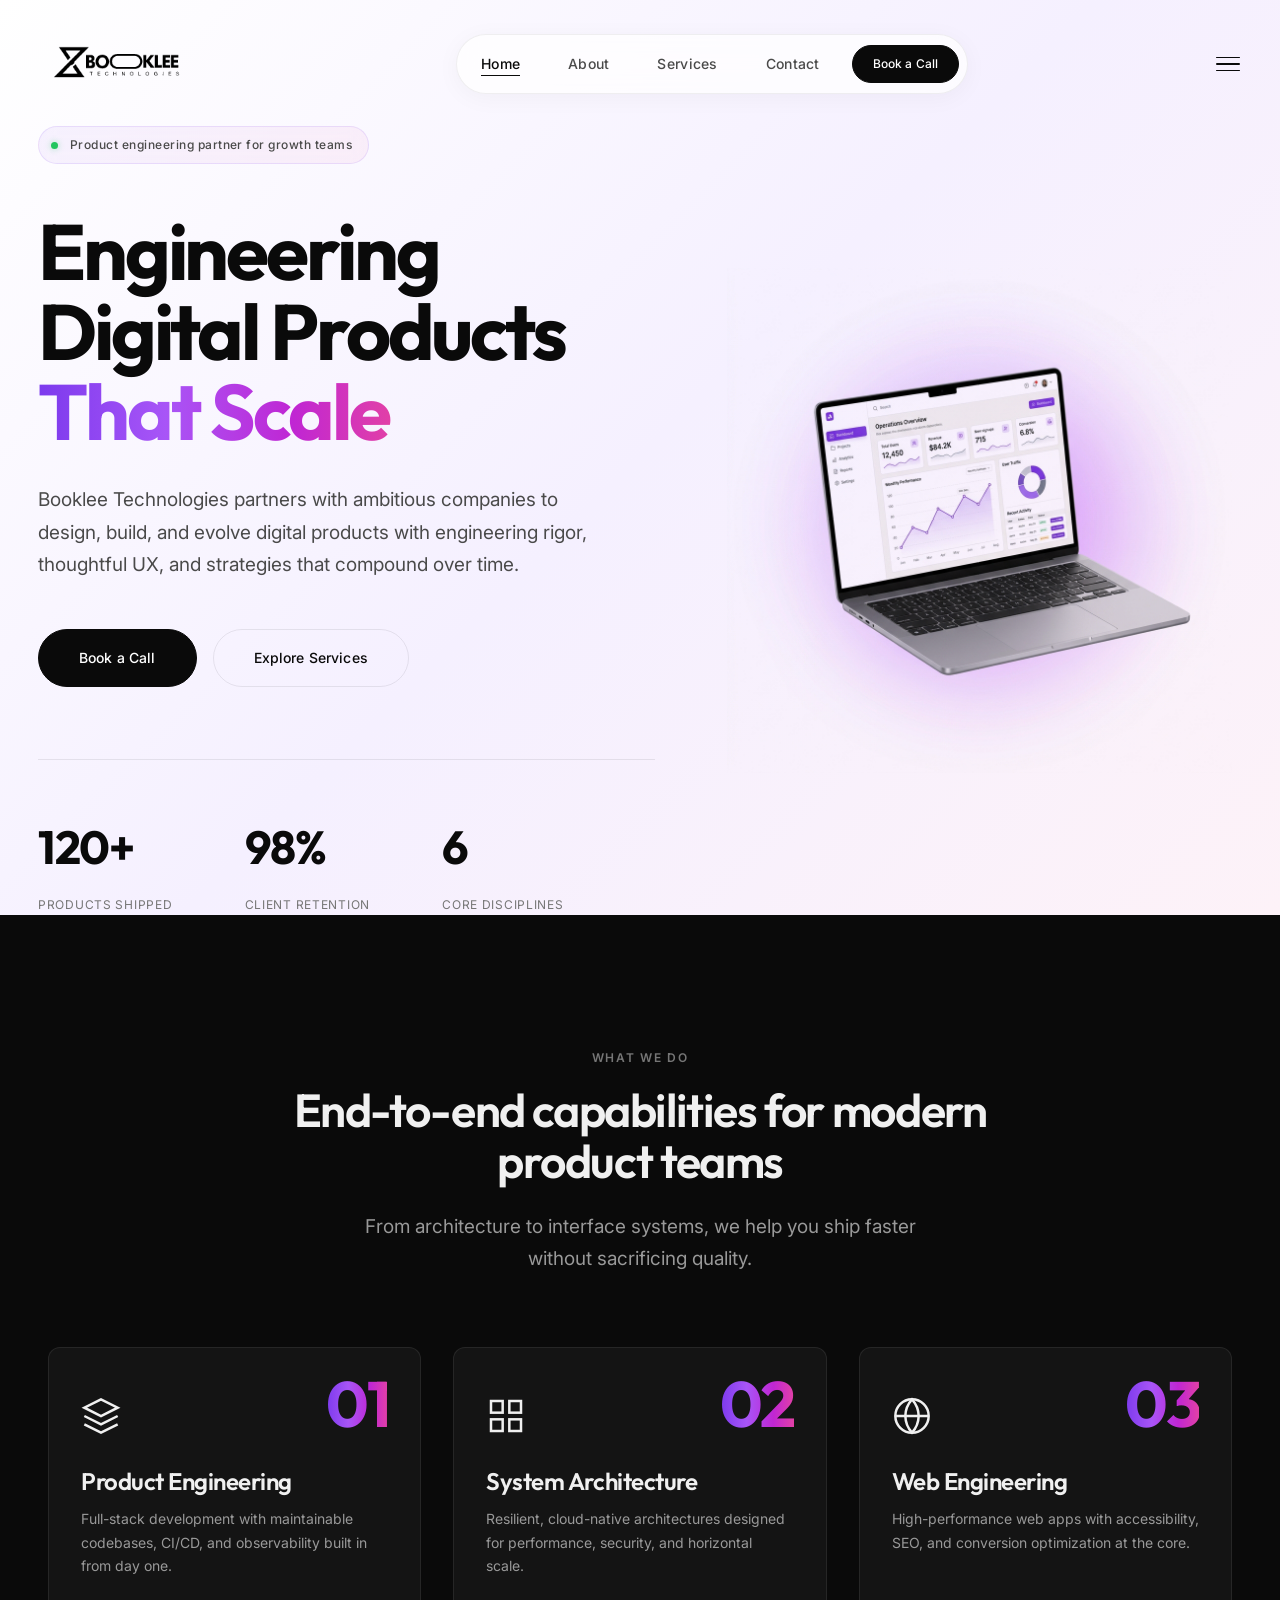
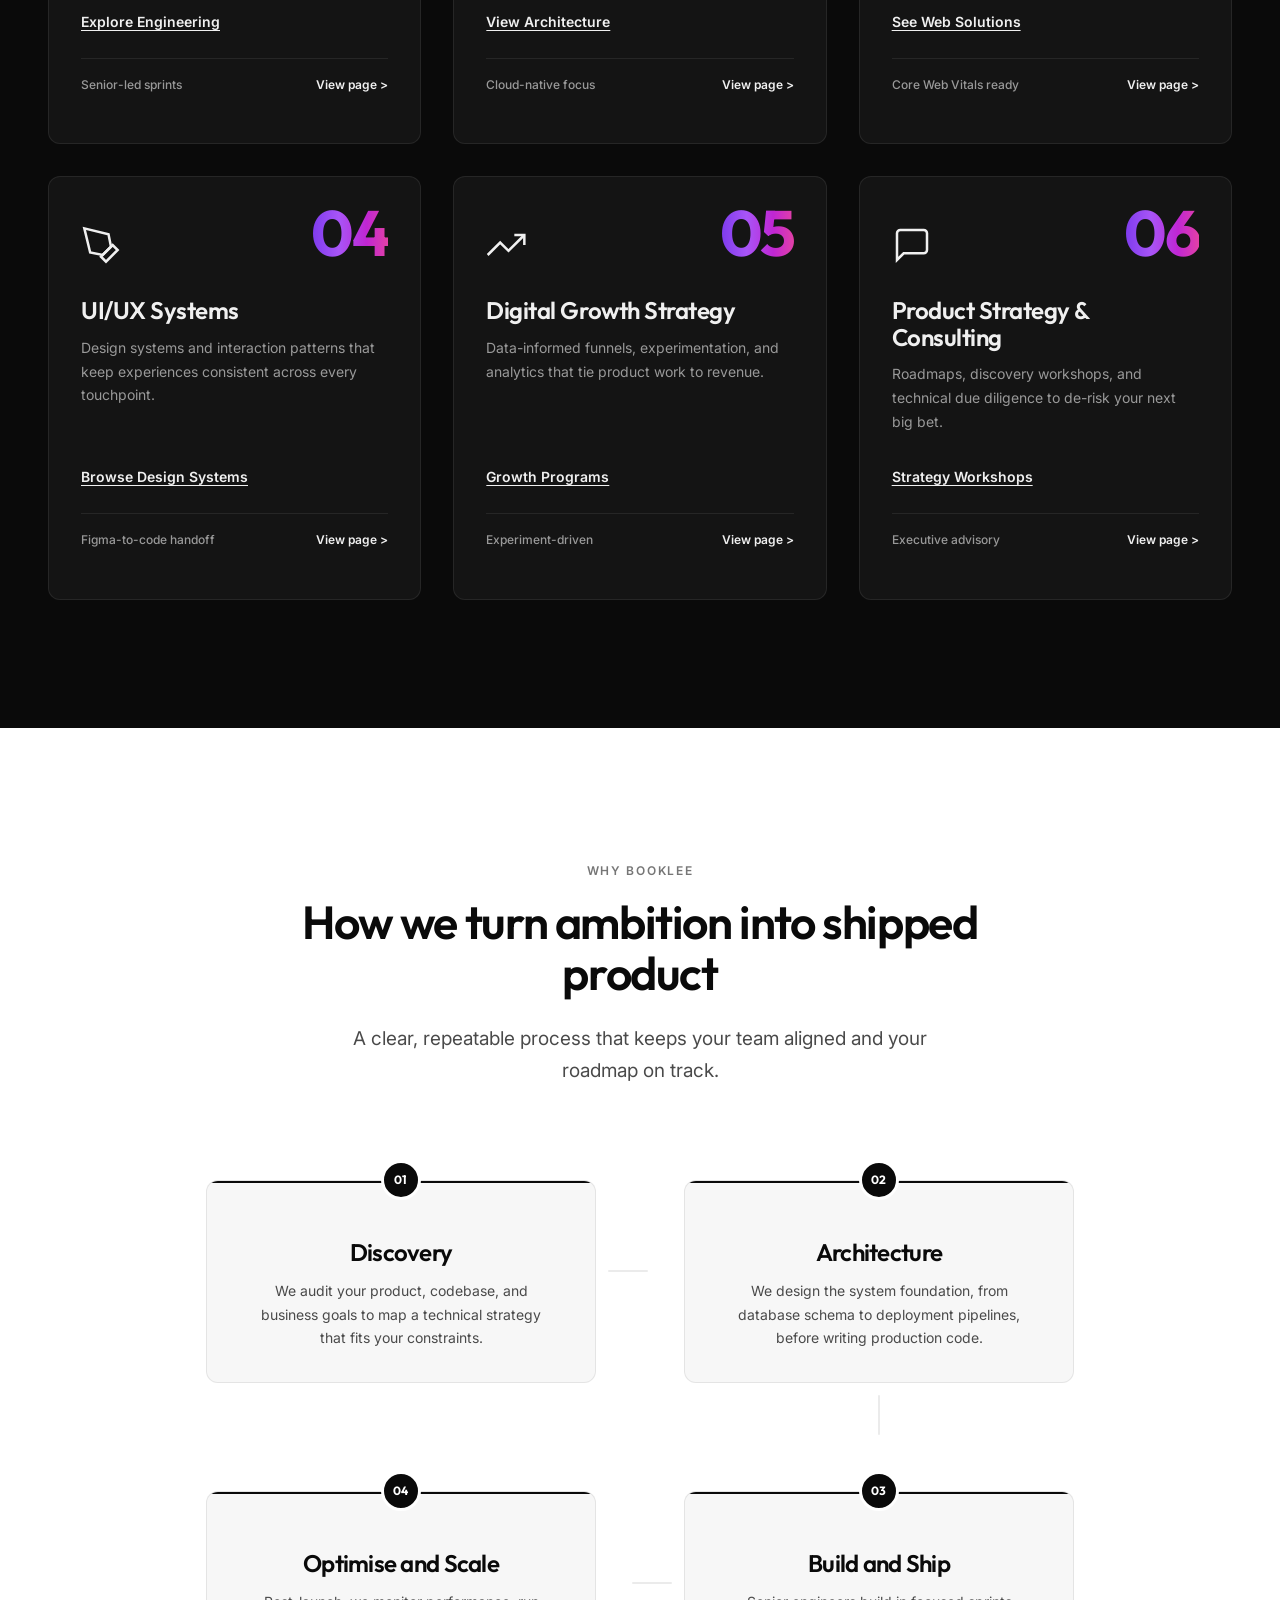
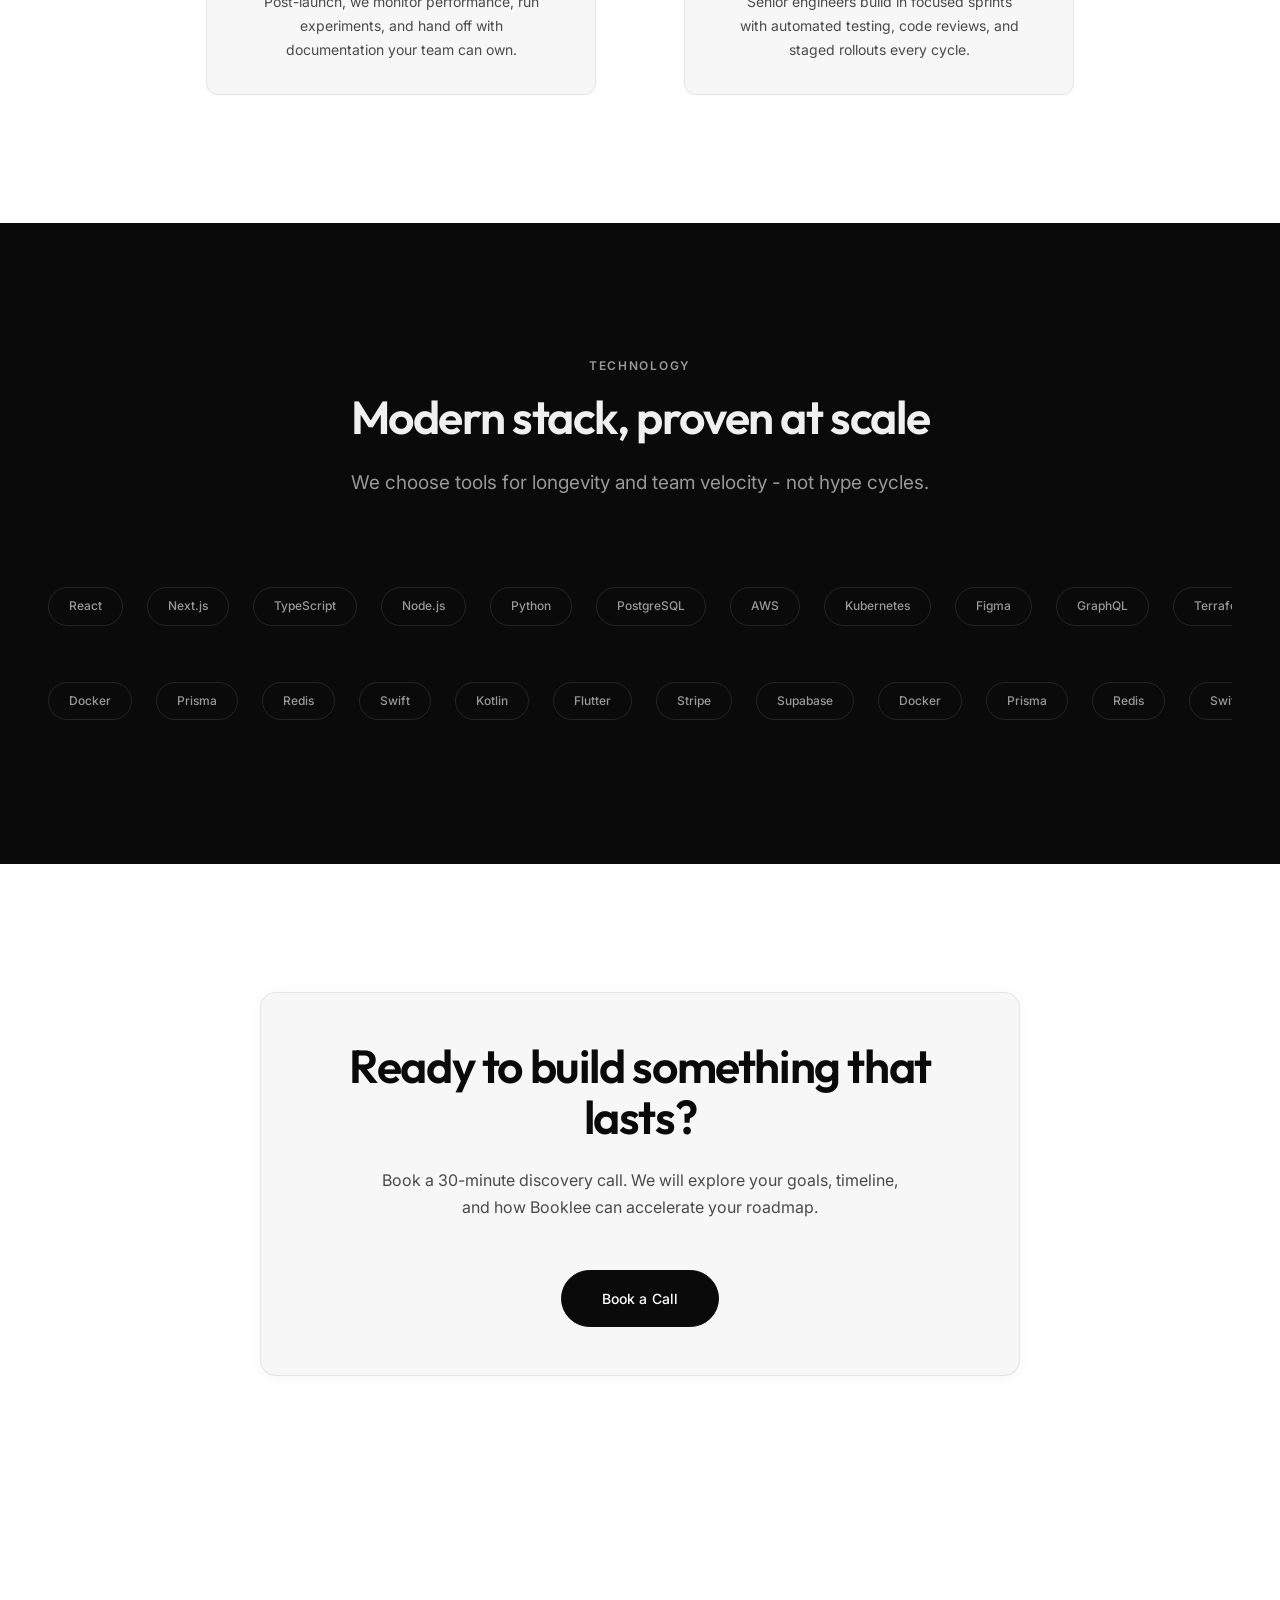
<file: index.html>
<!-- Auto-generated non-functional update for repository tracking -->
<!DOCTYPE html>
<html lang="en">
<head>
  <meta charset="UTF-8">
  <meta name="viewport" content="width=device-width, initial-scale=1.0">
  <meta name="description" content="Booklee Technologies engineers scalable digital products - product engineering, system architecture, web engineering, and growth strategy for ambitious teams.">
  <meta name="keywords" content="product engineering, system architecture, web development, UI/UX, digital agency, Booklee Technologies">
  <meta name="author" content="Booklee Technologies">
  <meta property="og:title" content="Booklee Technologies | Engineering Digital Products That Scale">
  <meta property="og:description" content="Premium product engineering and digital growth partner for teams building scalable experiences.">
  <meta property="og:type" content="website">
  <meta name="theme-color" content="#ffffff">
  <title>Booklee Technologies | Engineering Digital Products That Scale</title>
  <link rel="icon" href="assets/icons/favicon.svg" type="image/svg+xml">
  <link rel="apple-touch-icon" href="assets/images/booklee-logo.png">
  <link rel="preconnect" href="https://fonts.googleapis.com">
  <link rel="preconnect" href="https://fonts.gstatic.com" crossorigin>
  <link href="https://fonts.googleapis.com/css2?family=Inter:wght@400;500;600&family=Outfit:wght@500;600;700&display=swap" rel="stylesheet">
  <link rel="stylesheet" href="assets/css/styles.css">
</head>
<body>
  <div id="page-loader" class="page-loader" role="status" aria-live="polite" aria-label="Loading page">
    <img src="assets/images/booklee-logo.png" alt="" class="page-loader__logo-img" width="640" height="640" decoding="async">
    <div class="page-loader__bar"><div class="page-loader__progress"></div></div>
  </div>

  <div id="scroll-progress" class="scroll-progress" role="progressbar" aria-valuemin="0" aria-valuemax="100" aria-valuenow="0" aria-label="Page scroll progress"></div>
  <div id="mouse-gradient" class="mouse-gradient" aria-hidden="true"></div>
  <div class="bg-canvas" aria-hidden="true"><div id="bg-particles" class="bg-particles"></div></div>
  <div class="bg-mesh" aria-hidden="true"></div>

  <header id="header" class="header">
    <div class="header__bar">
      <a href="index.html" class="nav__logo" aria-label="Booklee Technologies home">
        <img src="assets/images/booklee-logo.png" alt="Booklee Technologies" class="nav__logo-img" width="560" height="560" decoding="async">
      </a>
      <nav class="header__pill" aria-label="Main navigation">
        <ul class="nav__links" role="list">
          <li><a href="index.html" class="nav__link">Home</a></li>
          <li><a href="about.html" class="nav__link">About</a></li>
          <li><a href="services.html" class="nav__link">Services</a></li>
          <li><a href="contact.html" class="nav__link">Contact</a></li>
        </ul>
        <div class="nav__actions">
          <a href="book-call.html" class="btn btn--primary btn--sm">Book a Call</a>
        </div>
      </nav>
      <button id="nav-toggle" class="nav__toggle" type="button" aria-expanded="false" aria-controls="mobile-menu" aria-label="Open menu">
        <span class="nav__toggle-bar"></span>
        <span class="nav__toggle-bar"></span>
        <span class="nav__toggle-bar"></span>
      </button>
    </div>
  </header>

  <div id="mobile-menu" class="mobile-menu" aria-hidden="true" role="dialog" aria-label="Mobile navigation">
    <a href="index.html" class="mobile-menu__link">Home</a>
    <a href="about.html" class="mobile-menu__link">About</a>
    <a href="services.html" class="mobile-menu__link">Services</a>
    <a href="contact.html" class="mobile-menu__link">Contact</a>
    <a href="book-call.html" class="mobile-menu__link">Book a Call</a>
  </div>

  <main>
    <section class="hero" aria-labelledby="hero-title">
      <div class="container hero__layout">
        <div class="hero__content hero__parallax" data-parallax="0.1">
          <div class="hero__badge reveal">
            <span class="hero__badge-dot" aria-hidden="true"></span>
            Product engineering partner for growth teams
          </div>
          <h1 id="hero-title" class="hero__title reveal">
            Engineering Digital Products <span class="text-gradient">That Scale</span>
          </h1>
          <p class="hero__subtitle reveal">
            Booklee Technologies partners with ambitious companies to design, build, and evolve digital products with engineering rigor, thoughtful UX, and strategies that compound over time.
          </p>
          <div class="hero__cta reveal">
            <a href="book-call.html" class="btn btn--primary btn--lg" data-cursor-hover>Book a Call</a>
            <a href="services.html" class="btn btn--ghost btn--lg" data-cursor-hover>Explore Services</a>
          </div>
          <div class="hero__stats reveal" id="hero-stats">
            <div>
              <div class="hero__stat-value" data-count="120" data-suffix="+">0</div>
              <div class="hero__stat-label">Products shipped</div>
            </div>
            <div>
              <div class="hero__stat-value" data-count="98" data-suffix="%">0</div>
              <div class="hero__stat-label">Client retention</div>
            </div>
            <div>
              <div class="hero__stat-value" data-count="6" data-suffix="">0</div>
              <div class="hero__stat-label">Core disciplines</div>
            </div>
          </div>
        </div>
        <div class="hero__visual reveal" aria-hidden="true">
          <img src="assets/images/hero-mockup.png" alt="Product dashboard showcase" class="hero__visual-img" width="800" height="600" decoding="async">
        </div>
      </div>
    </section>

    <section id="services-preview" class="section section--dark services-section" aria-labelledby="services-preview-title">
      <div class="container">
        <header class="section__header section__header--center reveal">
          <span class="section__eyebrow">What we do</span>
          <h2 id="services-preview-title" class="section__title">End-to-end capabilities for modern product teams</h2>
          <p class="section__desc">From architecture to interface systems, we help you ship faster without sacrificing quality.</p>
        </header>
        <div class="services-assemble" id="services-assemble">
          <article class="service-card service-card--from-left" data-service="product-engineering">
            <span class="service-card__number" aria-hidden="true">01</span>
            <div class="service-card__icon" aria-hidden="true">
              <svg viewBox="0 0 24 24" fill="none" stroke="currentColor" stroke-width="1.5"><path d="M12 2L2 7l10 5 10-5-10-5zM2 17l10 5 10-5M2 12l10 5 10-5"/></svg>
            </div>
            <h3 class="service-card__title"><a href="services/product-engineering.html">Product Engineering</a></h3>
            <p class="service-card__desc">Full-stack development with maintainable codebases, CI/CD, and observability built in from day one.</p>
            <a href="services/product-engineering.html" class="service-card__cta">Explore Engineering</a>
            <div class="service-card__footer"><span class="service-card__badge">Senior-led sprints</span> <a href="services/product-engineering.html" class="service-card__continue">View page <span aria-hidden="true">&gt;</span></a></div>
          </article>
          <article class="service-card service-card--from-top" data-service="system-architecture">
            <span class="service-card__number" aria-hidden="true">02</span>
            <div class="service-card__icon" aria-hidden="true">
              <svg viewBox="0 0 24 24" fill="none" stroke="currentColor" stroke-width="1.5"><rect x="3" y="3" width="7" height="7"/><rect x="14" y="3" width="7" height="7"/><rect x="3" y="14" width="7" height="7"/><rect x="14" y="14" width="7" height="7"/></svg>
            </div>
            <h3 class="service-card__title"><a href="services/system-architecture.html">System Architecture</a></h3>
            <p class="service-card__desc">Resilient, cloud-native architectures designed for performance, security, and horizontal scale.</p>
            <a href="services/system-architecture.html" class="service-card__cta">View Architecture</a>
            <div class="service-card__footer"><span class="service-card__badge">Cloud-native focus</span> <a href="services/system-architecture.html" class="service-card__continue">View page <span aria-hidden="true">&gt;</span></a></div>
          </article>
          <article class="service-card service-card--from-right" data-service="web-engineering">
            <span class="service-card__number" aria-hidden="true">03</span>
            <div class="service-card__icon" aria-hidden="true">
              <svg viewBox="0 0 24 24" fill="none" stroke="currentColor" stroke-width="1.5"><circle cx="12" cy="12" r="10"/><path d="M2 12h20M12 2a15.3 15.3 0 0 1 4 10 15.3 15.3 0 0 1-4 10 15.3 15.3 0 0 1-4-10 15.3 15.3 0 0 1 4-10z"/></svg>
            </div>
            <h3 class="service-card__title"><a href="services/web-engineering.html">Web Engineering</a></h3>
            <p class="service-card__desc">High-performance web apps with accessibility, SEO, and conversion optimization at the core.</p>
            <a href="services/web-engineering.html" class="service-card__cta">See Web Solutions</a>
            <div class="service-card__footer"><span class="service-card__badge">Core Web Vitals ready</span> <a href="services/web-engineering.html" class="service-card__continue">View page <span aria-hidden="true">&gt;</span></a></div>
          </article>
          <article class="service-card service-card--from-bottom" data-service="ui-ux-systems">
            <span class="service-card__number" aria-hidden="true">04</span>
            <div class="service-card__icon" aria-hidden="true">
              <svg viewBox="0 0 24 24" fill="none" stroke="currentColor" stroke-width="1.5"><path d="M12 19l7-7 3 3-7 7-3-3z"/><path d="M18 13l-1.5-7.5L2 2l3.5 14.5L13 18l5-5z"/></svg>
            </div>
            <h3 class="service-card__title"><a href="services/ui-ux-systems.html">UI/UX Systems</a></h3>
            <p class="service-card__desc">Design systems and interaction patterns that keep experiences consistent across every touchpoint.</p>
            <a href="services/ui-ux-systems.html" class="service-card__cta">Browse Design Systems</a>
            <div class="service-card__footer"><span class="service-card__badge">Figma-to-code handoff</span> <a href="services/ui-ux-systems.html" class="service-card__continue">View page <span aria-hidden="true">&gt;</span></a></div>
          </article>
          <article class="service-card service-card--from-left" data-service="digital-growth-strategy">
            <span class="service-card__number" aria-hidden="true">05</span>
            <div class="service-card__icon" aria-hidden="true">
              <svg viewBox="0 0 24 24" fill="none" stroke="currentColor" stroke-width="1.5"><path d="M23 6l-9.5 9.5-5-5L1 18"/><path d="M17 6h6v6"/></svg>
            </div>
            <h3 class="service-card__title"><a href="services/digital-growth-strategy.html">Digital Growth Strategy</a></h3>
            <p class="service-card__desc">Data-informed funnels, experimentation, and analytics that tie product work to revenue.</p>
            <a href="services/digital-growth-strategy.html" class="service-card__cta">Growth Programs</a>
            <div class="service-card__footer"><span class="service-card__badge">Experiment-driven</span> <a href="services/digital-growth-strategy.html" class="service-card__continue">View page <span aria-hidden="true">&gt;</span></a></div>
          </article>
          <article class="service-card service-card--from-right" data-service="product-strategy-consulting">
            <span class="service-card__number" aria-hidden="true">06</span>
            <div class="service-card__icon" aria-hidden="true">
              <svg viewBox="0 0 24 24" fill="none" stroke="currentColor" stroke-width="1.5"><path d="M21 15a2 2 0 0 1-2 2H7l-4 4V5a2 2 0 0 1 2-2h14a2 2 0 0 1 2 2z"/></svg>
            </div>
            <h3 class="service-card__title"><a href="services/product-strategy-consulting.html">Product Strategy &amp; Consulting</a></h3>
            <p class="service-card__desc">Roadmaps, discovery workshops, and technical due diligence to de-risk your next big bet.</p>
            <a href="services/product-strategy-consulting.html" class="service-card__cta">Strategy Workshops</a>
            <div class="service-card__footer"><span class="service-card__badge">Executive advisory</span> <a href="services/product-strategy-consulting.html" class="service-card__continue">View page <span aria-hidden="true">&gt;</span></a></div>
          </article>
        </div>
      </div>
    </section>

    <section id="why-us" class="section" aria-labelledby="why-us-title">
      <div class="container">
        <header class="section__header section__header--center reveal">
          <span class="section__eyebrow">Why Booklee</span>
          <h2 id="why-us-title" class="section__title">How we turn ambition into shipped product</h2>
          <p class="section__desc">A clear, repeatable process that keeps your team aligned and your roadmap on track.</p>
        </header>
        <div class="why-us__grid" id="why-us-flow">
          <!-- Row 1 -->
          <div class="why-us__step" data-flow-step="1">
            <div class="why-us__step-inner">
              <span class="why-us__step-badge">01</span>
              <div class="why-us__node">
                <h3 class="why-us__node-title">Discovery</h3>
                <p class="why-us__node-text">We audit your product, codebase, and business goals to map a technical strategy that fits your constraints.</p>
              </div>
            </div>
          </div>
          <div class="why-us__connector why-us__connector--h" data-flow-step="c1">
            <div class="why-us__arrow why-us__arrow--right">
              <span class="why-us__arrow-line"><span class="why-us__arrow-line-fill"></span></span>
              <span class="why-us__arrow-head"><svg viewBox="0 0 24 24" fill="none" stroke="currentColor" stroke-width="2"><path d="M5 12h14M12 5l7 7-7 7"/></svg></span>
            </div>
          </div>
          <div class="why-us__step" data-flow-step="2">
            <div class="why-us__step-inner">
              <span class="why-us__step-badge">02</span>
              <div class="why-us__node">
                <h3 class="why-us__node-title">Architecture</h3>
                <p class="why-us__node-text">We design the system foundation, from database schema to deployment pipelines, before writing production code.</p>
              </div>
            </div>
          </div>

          <!-- Vertical connector (right side, step 2 → step 3) -->
          <div class="why-us__connector why-us__connector--v why-us__connector--v-right" data-flow-step="c2">
            <div class="why-us__arrow why-us__arrow--down">
              <span class="why-us__arrow-line"><span class="why-us__arrow-line-fill"></span></span>
              <span class="why-us__arrow-head"><svg viewBox="0 0 24 24" fill="none" stroke="currentColor" stroke-width="2"><path d="M12 5v14M19 12l-7 7-7-7"/></svg></span>
            </div>
          </div>

          <!-- Row 2 (reversed: 4 on left, 3 on right) -->
          <div class="why-us__step" data-flow-step="4">
            <div class="why-us__step-inner">
              <span class="why-us__step-badge">04</span>
              <div class="why-us__node">
                <h3 class="why-us__node-title">Optimise and Scale</h3>
                <p class="why-us__node-text">Post-launch, we monitor performance, run experiments, and hand off with documentation your team can own.</p>
              </div>
            </div>
          </div>
          <div class="why-us__connector why-us__connector--h why-us__connector--h-reverse" data-flow-step="c3">
            <div class="why-us__arrow why-us__arrow--left">
              <span class="why-us__arrow-line"><span class="why-us__arrow-line-fill"></span></span>
              <span class="why-us__arrow-head"><svg viewBox="0 0 24 24" fill="none" stroke="currentColor" stroke-width="2"><path d="M19 12H5M12 19l-7-7 7-7"/></svg></span>
            </div>
          </div>
          <div class="why-us__step" data-flow-step="3">
            <div class="why-us__step-inner">
              <span class="why-us__step-badge">03</span>
              <div class="why-us__node">
                <h3 class="why-us__node-title">Build and Ship</h3>
                <p class="why-us__node-text">Senior engineers build in focused sprints with automated testing, code reviews, and staged rollouts every cycle.</p>
              </div>
            </div>
          </div>
        </div>
      </div>
    </section>

    <section class="section section--dark" aria-labelledby="tech-title">
      <div class="container">
        <header class="section__header section__header--center reveal">
          <span class="section__eyebrow">Technology</span>
          <h2 id="tech-title" class="section__title">Modern stack, proven at scale</h2>
          <p class="section__desc">We choose tools for longevity and team velocity - not hype cycles.</p>
        </header>
        <div class="marquee marquee--tech mt-xl" role="list" aria-label="Technologies we work with">
          <div class="marquee__track">
            <div class="marquee__group">
              <span class="tech-pill" role="listitem">React</span>
              <span class="tech-pill" role="listitem">Next.js</span>
              <span class="tech-pill" role="listitem">TypeScript</span>
              <span class="tech-pill" role="listitem">Node.js</span>
              <span class="tech-pill" role="listitem">Python</span>
              <span class="tech-pill" role="listitem">PostgreSQL</span>
              <span class="tech-pill" role="listitem">AWS</span>
              <span class="tech-pill" role="listitem">Kubernetes</span>
              <span class="tech-pill" role="listitem">Figma</span>
              <span class="tech-pill" role="listitem">GraphQL</span>
              <span class="tech-pill" role="listitem">Terraform</span>
              <span class="tech-pill" role="listitem">Vercel</span>
            </div>
            <div class="marquee__group" aria-hidden="true">
              <span class="tech-pill">React</span>
              <span class="tech-pill">Next.js</span>
              <span class="tech-pill">TypeScript</span>
              <span class="tech-pill">Node.js</span>
              <span class="tech-pill">Python</span>
              <span class="tech-pill">PostgreSQL</span>
              <span class="tech-pill">AWS</span>
              <span class="tech-pill">Kubernetes</span>
              <span class="tech-pill">Figma</span>
              <span class="tech-pill">GraphQL</span>
              <span class="tech-pill">Terraform</span>
              <span class="tech-pill">Vercel</span>
            </div>
          </div>
        </div>
        <div class="marquee marquee--tech marquee--reverse mt-lg" aria-hidden="true">
          <div class="marquee__track">
            <div class="marquee__group">
              <span class="tech-pill">Docker</span>
              <span class="tech-pill">Prisma</span>
              <span class="tech-pill">Redis</span>
              <span class="tech-pill">Swift</span>
              <span class="tech-pill">Kotlin</span>
              <span class="tech-pill">Flutter</span>
              <span class="tech-pill">Stripe</span>
              <span class="tech-pill">Supabase</span>
            </div>
            <div class="marquee__group">
              <span class="tech-pill">Docker</span>
              <span class="tech-pill">Prisma</span>
              <span class="tech-pill">Redis</span>
              <span class="tech-pill">Swift</span>
              <span class="tech-pill">Kotlin</span>
              <span class="tech-pill">Flutter</span>
              <span class="tech-pill">Stripe</span>
              <span class="tech-pill">Supabase</span>
            </div>
          </div>
        </div>
      </div>
    </section>

    <section class="section" aria-labelledby="cta-title">
      <div class="container reveal">
        <div class="cta-banner">
          <h2 id="cta-title" class="cta-banner__title">Ready to build something that lasts?</h2>
          <p class="cta-banner__text">Book a 30-minute discovery call. We will explore your goals, timeline, and how Booklee can accelerate your roadmap.</p>
          <a href="book-call.html" class="btn btn--primary btn--lg">Book a Call</a>
        </div>
      </div>
    </section>
  </main>

  <footer class="footer">
    <div class="container">
      <div class="footer__grid">
        <div class="footer__brand">
          <a href="index.html" class="footer__logo" aria-label="Booklee Technologies home">
            <img src="assets/images/booklee-logo.png" alt="Booklee Technologies" class="footer__logo-img" width="560" height="560" decoding="async" loading="lazy">
          </a>
          <p>We engineer digital products that scale - combining product thinking, technical excellence, and growth strategy for ambitious teams.</p>
        </div>
        <div>
          <h3 class="footer__heading">Company</h3>
          <a href="about.html" class="footer__link">About</a>
          <a href="services.html" class="footer__link">Services</a>
          <a href="book-call.html" class="footer__link">Book a Call</a>
        </div>
        <div>
          <h3 class="footer__heading">Services</h3>
          <a href="services/product-engineering.html" class="footer__link">Product Engineering</a>
          <a href="services/system-architecture.html" class="footer__link">System Architecture</a>
          <a href="services/web-engineering.html" class="footer__link">Web Engineering</a>
          <a href="services/ui-ux-systems.html" class="footer__link">UI/UX Systems</a>
          <a href="services/digital-growth-strategy.html" class="footer__link">Digital Growth Strategy</a>
          <a href="services/product-strategy-consulting.html" class="footer__link">Product Strategy &amp; Consulting</a>
        </div>
        <div>
          <h3 class="footer__heading">Contact</h3>
          <a href="mailto:bookleetechnologies@gmail.com" class="footer__link" data-site-email="text">bookleetechnologies@gmail.com</a>
          <a href="contact.html" class="footer__link">Contact Form</a>
        </div>
      </div>
      <div class="footer__final" id="footer-signature">
        <div class="footer__final-left">
          <p class="footer__copyright">&copy; <span id="year"></span> Booklee Technologies. All rights reserved.</p>
          <div class="footer__social-pills">
            <a href="https://www.linkedin.com/company/booklee-technologies/" class="footer__pill" data-site-linkedin target="_blank" rel="noopener noreferrer">LinkedIn</a>
            <a href="https://www.instagram.com/booklee.in/" class="footer__pill" data-site-instagram target="_blank" rel="noopener noreferrer">Instagram</a>
          </div>
        </div>
        <div class="footer__final-right">
          <div class="footer__signature-glow" id="footer-booklee-glow" aria-hidden="true"></div>
          <span class="footer__booklee reveal-stagger" role="img" aria-label="Booklee">
            <span class="footer__booklee-char" tabindex="0">B</span>
            <span class="footer__booklee-char" tabindex="0">o</span>
            <span class="footer__booklee-char" tabindex="0">o</span>
            <span class="footer__booklee-char" tabindex="0">k</span>
            <span class="footer__booklee-char" tabindex="0">l</span>
            <span class="footer__booklee-char" tabindex="0">e</span>
            <span class="footer__booklee-char" tabindex="0">e</span>
          </span>
        </div>
      </div>
    </div>
  </footer>

  <script>document.getElementById("year").textContent = new Date().getFullYear();</script>
  <script src="assets/js/scripts.js" defer></script>
</body>
</html>
</file>
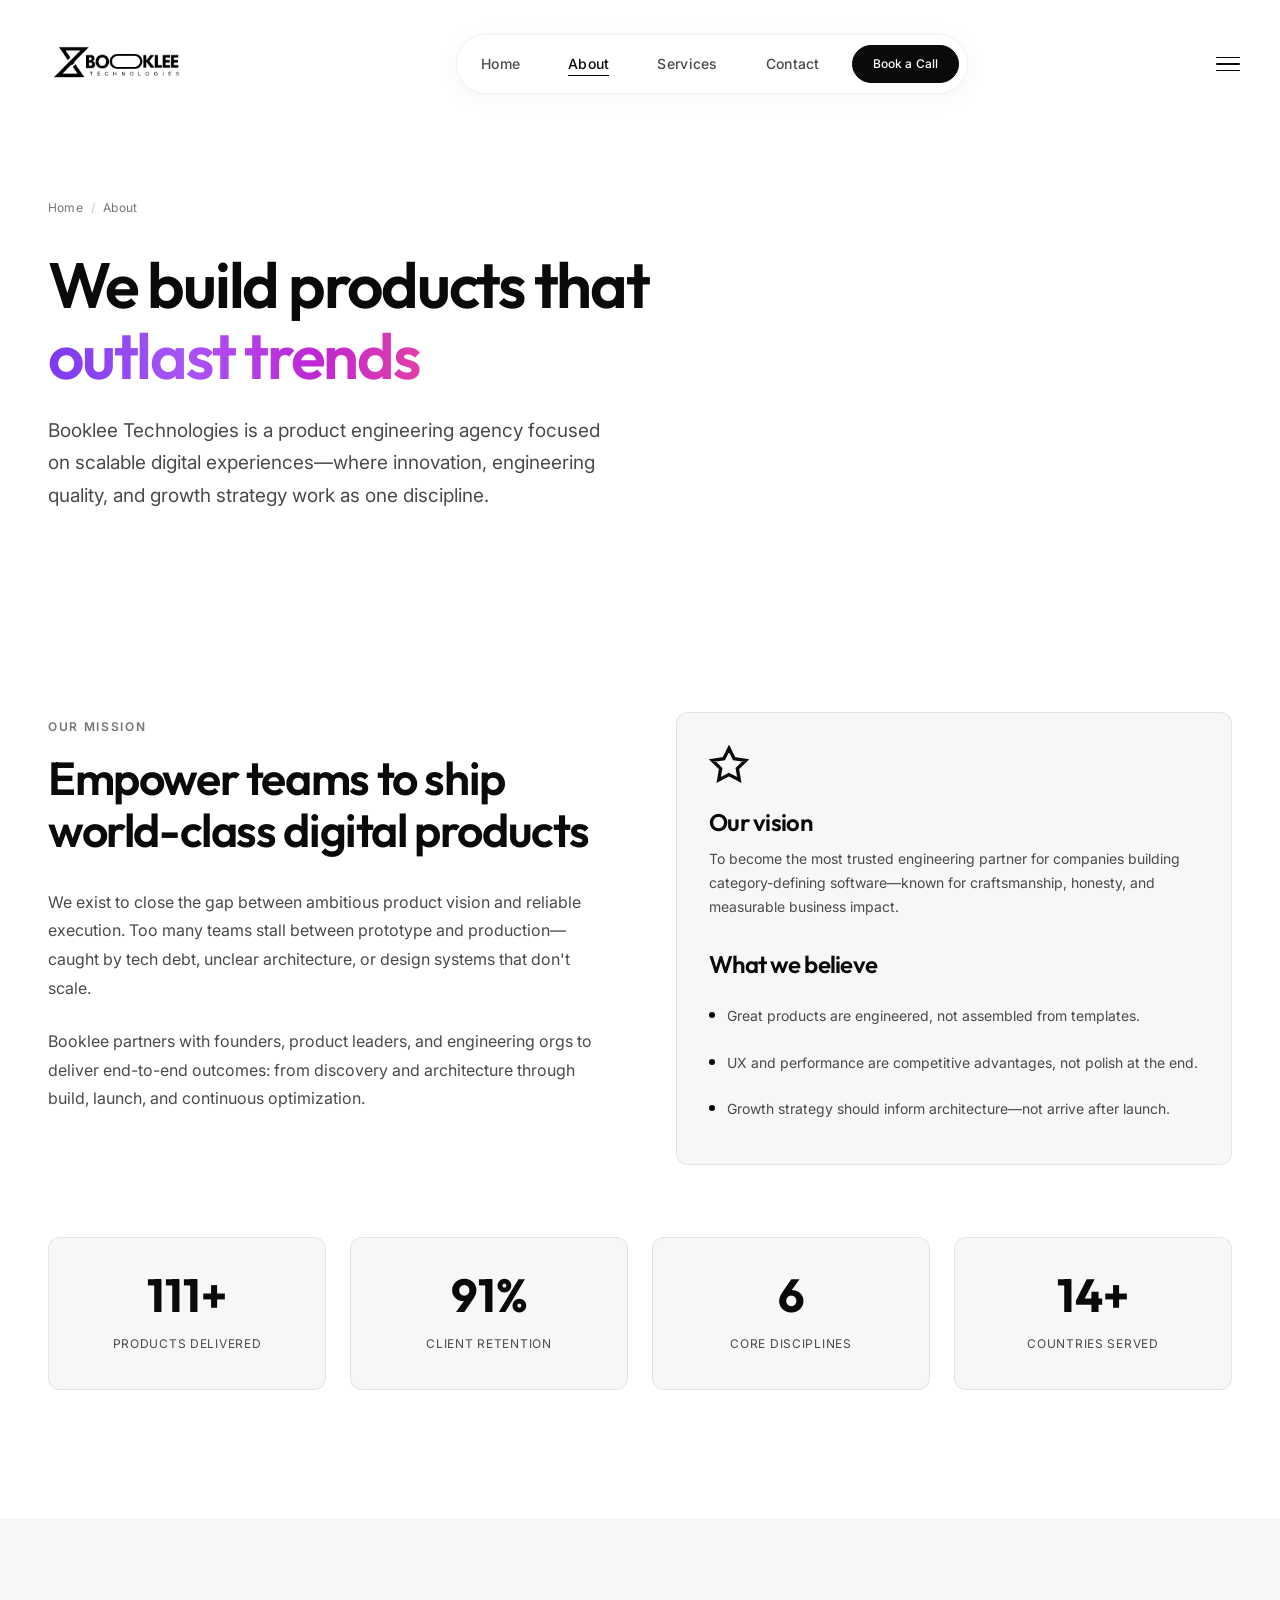
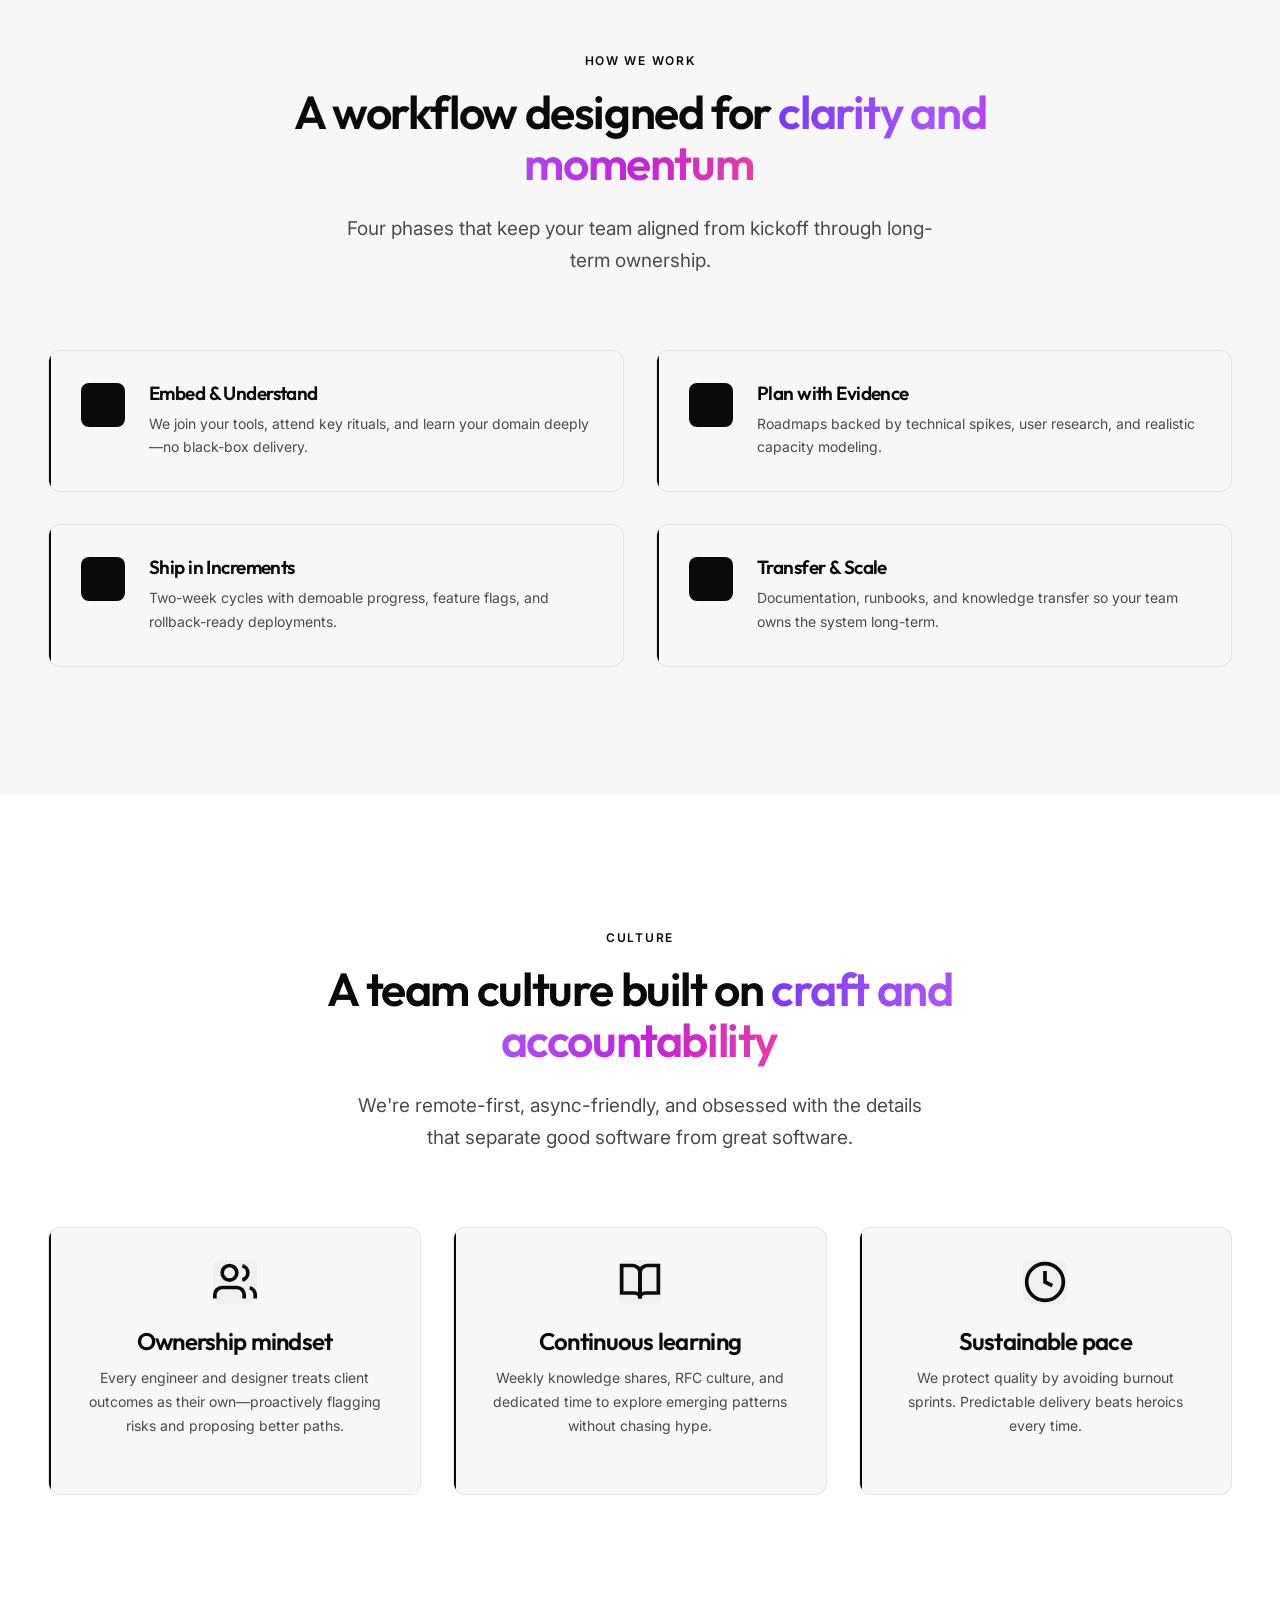
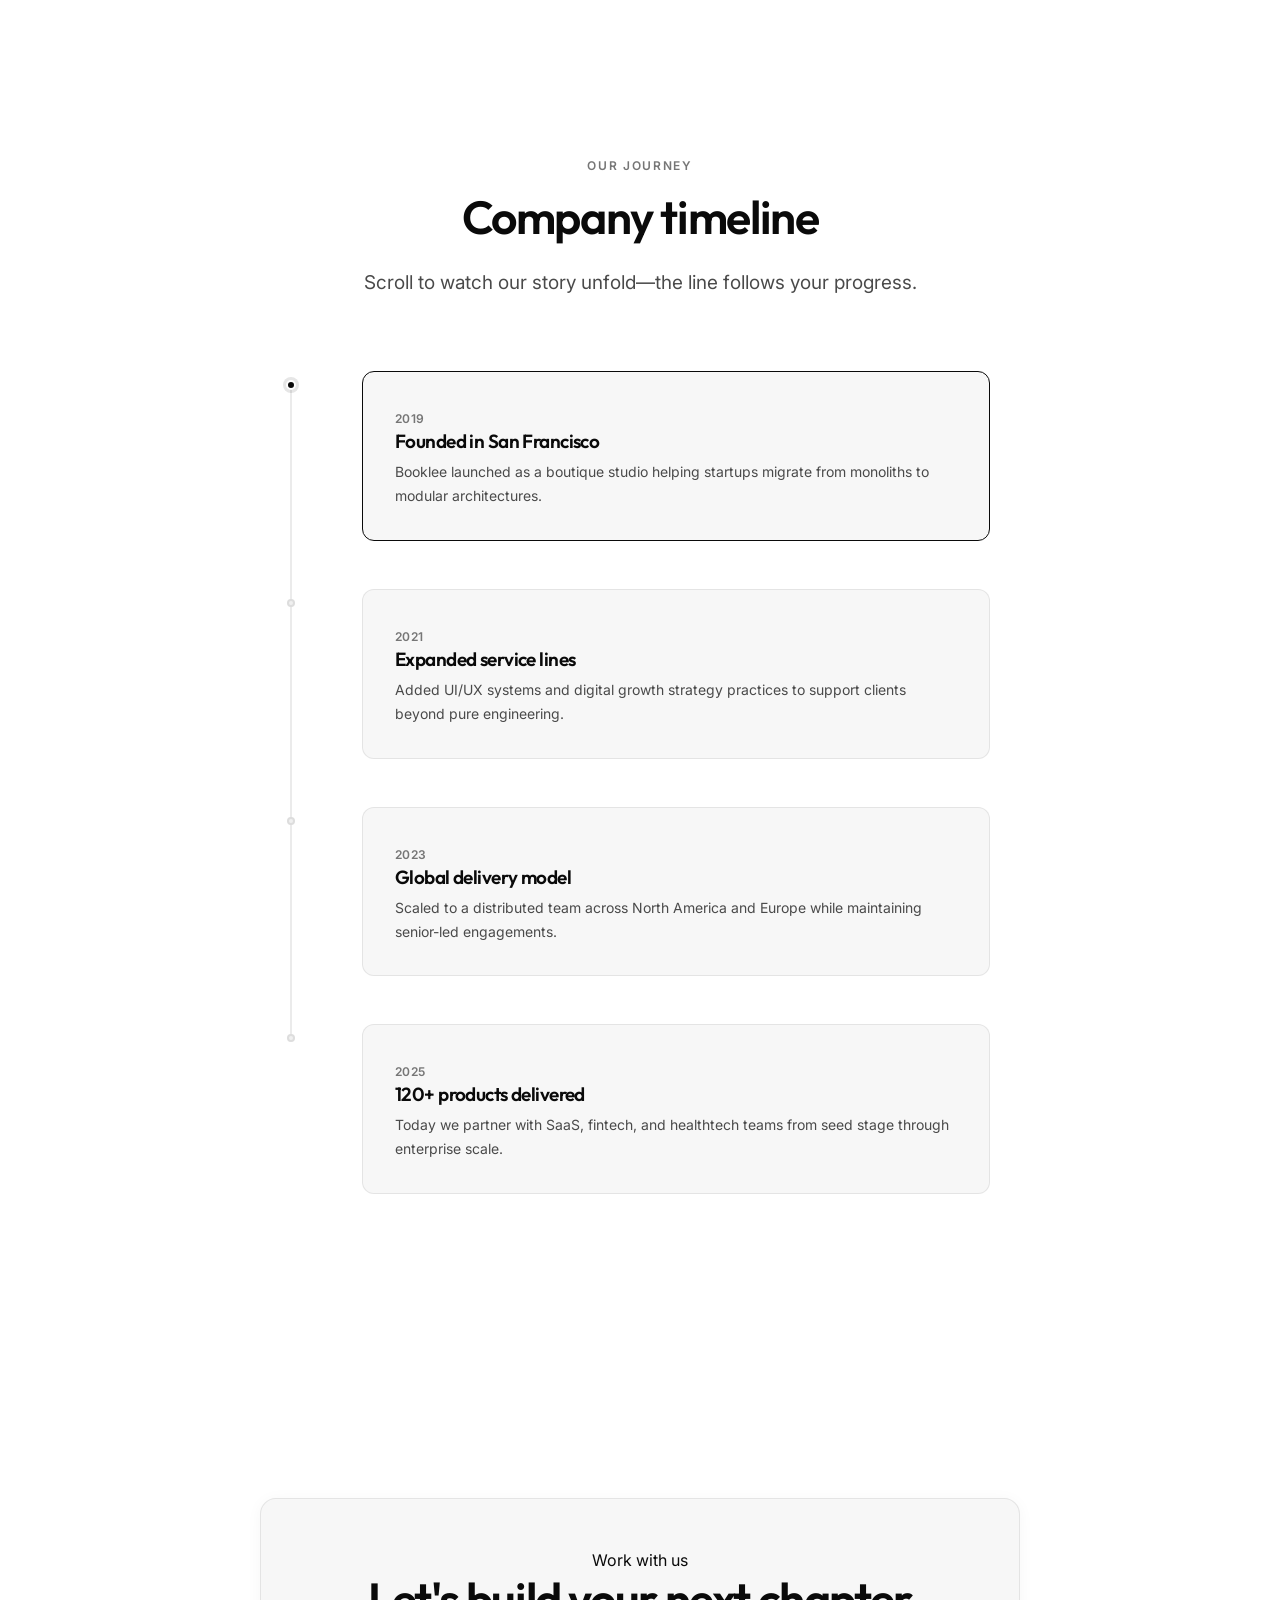
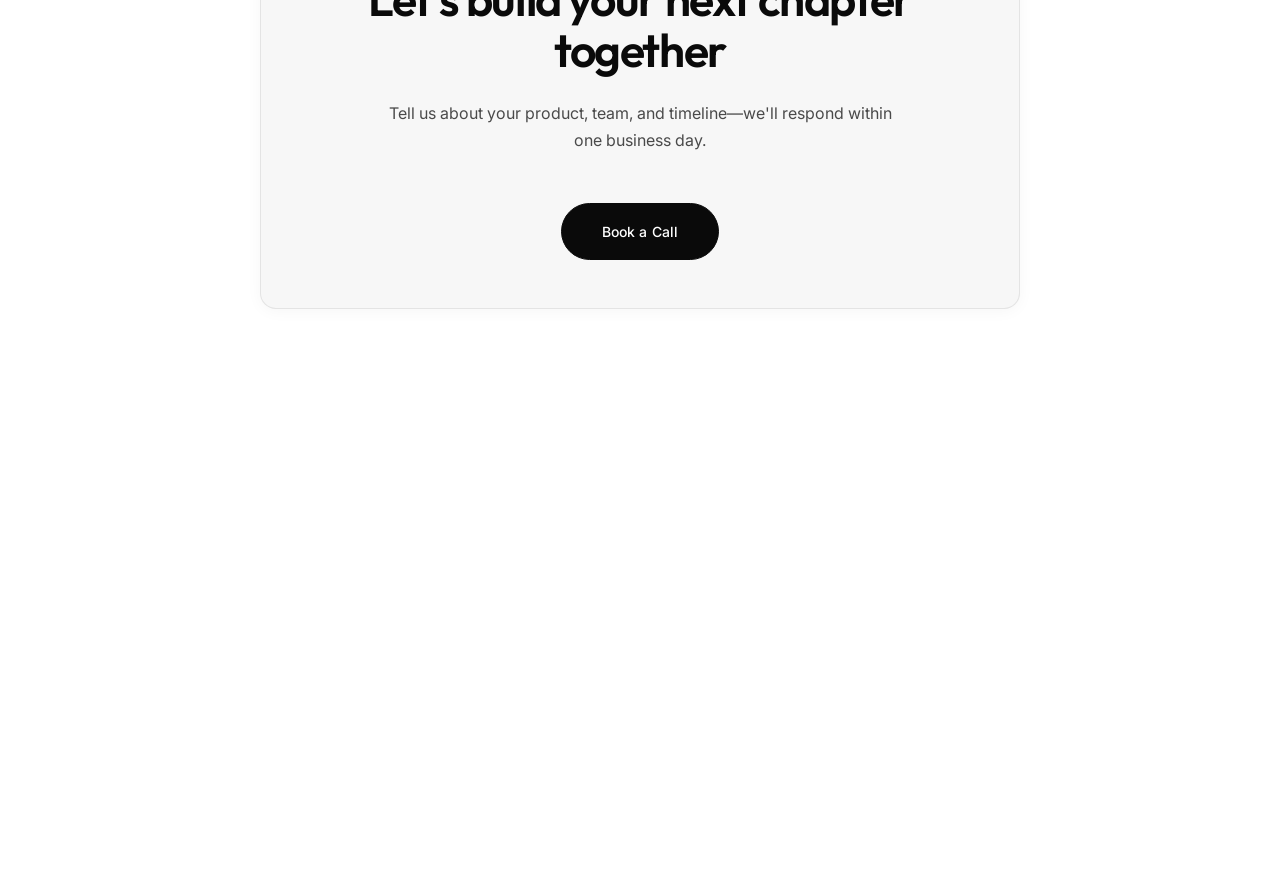
<file: about.html>
<!-- Auto-generated non-functional update for repository tracking -->
<!DOCTYPE html>
<html lang="en">
<head>
  <meta charset="UTF-8">
  <meta name="viewport" content="width=device-width, initial-scale=1.0">
  <meta name="description" content="Learn about Booklee Technologies — our mission, vision, culture, and journey building scalable digital products for ambitious teams.">
  <meta name="theme-color" content="#ffffff">
  <title>About Us | Booklee Technologies</title>
  <link rel="icon" href="assets/icons/favicon.svg" type="image/svg+xml">
  <link rel="preconnect" href="https://fonts.googleapis.com">
  <link rel="preconnect" href="https://fonts.gstatic.com" crossorigin>
  <link href="https://fonts.googleapis.com/css2?family=Inter:wght@400;500;600&family=Outfit:wght@500;600;700&display=swap" rel="stylesheet">
  <link rel="stylesheet" href="assets/css/styles.css">
</head>
<body>
  <div id="page-loader" class="page-loader" role="status" aria-label="Loading page"><img src="assets/images/booklee-logo.png" alt="" class="page-loader__logo-img" width="640" height="640" decoding="async"><div class="page-loader__bar"><div class="page-loader__progress"></div></div></div>
  <div id="scroll-progress" class="scroll-progress" role="progressbar" aria-valuemin="0" aria-valuemax="100" aria-valuenow="0" aria-label="Page scroll progress"></div>
  <div id="mouse-gradient" class="mouse-gradient" aria-hidden="true"></div>
  <div class="bg-canvas" aria-hidden="true"><div id="bg-particles" class="bg-particles"></div></div>
  <div class="bg-mesh" aria-hidden="true"></div>

  <header id="header" class="header">
    <div class="header__bar">
      <a href="index.html" class="nav__logo" aria-label="Booklee Technologies home"><img src="assets/images/booklee-logo.png" alt="Booklee Technologies" class="nav__logo-img" width="560" height="560" decoding="async"></a>
      <nav class="header__pill" aria-label="Main navigation">
        <ul class="nav__links" role="list">
          <li><a href="index.html" class="nav__link">Home</a></li>
          <li><a href="about.html" class="nav__link">About</a></li>
          <li><a href="services.html" class="nav__link">Services</a></li>
          <li><a href="contact.html" class="nav__link">Contact</a></li>
        </ul>
        <div class="nav__actions"><a href="book-call.html" class="btn btn--primary btn--sm">Book a Call</a></div>
      </nav>
      <button id="nav-toggle" class="nav__toggle" type="button" aria-expanded="false" aria-controls="mobile-menu" aria-label="Open menu"><span class="nav__toggle-bar"></span><span class="nav__toggle-bar"></span><span class="nav__toggle-bar"></span></button>
    </div>
  </header>
  <div id="mobile-menu" class="mobile-menu" aria-hidden="true">
    <a href="index.html" class="mobile-menu__link">Home</a>
    <a href="about.html" class="mobile-menu__link">About</a>
    <a href="services.html" class="mobile-menu__link">Services</a>
    <a href="contact.html" class="mobile-menu__link">Contact</a>
    <a href="book-call.html" class="mobile-menu__link">Book a Call</a>
  </div>

  <main class="about-page">
    <section class="page-hero page-hero--about">
      <div class="container">
        <nav class="breadcrumb reveal" aria-label="Breadcrumb">
          <a href="index.html">Home</a><span class="breadcrumb__sep" aria-hidden="true">/</span><span aria-current="page">About</span>
        </nav>
        <h1 class="page-hero__title reveal">We build products that <span class="text-gradient">outlast trends</span></h1>
        <p class="page-hero__desc reveal">Booklee Technologies is a product engineering agency focused on scalable digital experiences—where innovation, engineering quality, and growth strategy work as one discipline.</p>
      </div>
    </section>

    <section class="section about-section about-section--mission">
      <div class="container">
        <div class="about-mission-grid">
          <div class="about-mission-content reveal reveal--left">
            <span class="section__eyebrow">Our mission</span>
            <h2 class="section__title">Empower teams to ship world-class digital products</h2>
            <p>We exist to close the gap between ambitious product vision and reliable execution. Too many teams stall between prototype and production—caught by tech debt, unclear architecture, or design systems that don't scale.</p>
            <p>Booklee partners with founders, product leaders, and engineering orgs to deliver end-to-end outcomes: from discovery and architecture through build, launch, and continuous optimization.</p>
          </div>
          <div class="about-vision-card glass-card reveal reveal--right">
            <div class="about-vision-card__icon" aria-hidden="true">
              <svg viewBox="0 0 24 24" fill="none" stroke="currentColor" stroke-width="2"><path d="M12 2l3.09 6.26L22 9.27l-5 4.87 1.18 6.88L12 17.77l-6.18 3.25L7 14.14 2 9.27l6.91-1.01L12 2z"/></svg>
            </div>
            <h3 class="glass-card__title">Our vision</h3>
            <p class="glass-card__text">To become the most trusted engineering partner for companies building category-defining software—known for craftsmanship, honesty, and measurable business impact.</p>
            <h3 class="glass-card__title mt-xl">What we believe</h3>
            <ul class="about-beliefs">
              <li><span class="about-beliefs__dot" aria-hidden="true"></span>Great products are engineered, not assembled from templates.</li>
              <li><span class="about-beliefs__dot" aria-hidden="true"></span>UX and performance are competitive advantages, not polish at the end.</li>
              <li><span class="about-beliefs__dot" aria-hidden="true"></span>Growth strategy should inform architecture—not arrive after launch.</li>
            </ul>
          </div>
        </div>
        <div class="about-stats reveal" id="about-stats">
          <div class="about-stat glass-card">
            <span class="about-stat__value" data-count="120" data-suffix="+">0</span>
            <span class="about-stat__label">Products delivered</span>
          </div>
          <div class="about-stat glass-card">
            <span class="about-stat__value" data-count="98" data-suffix="%">0</span>
            <span class="about-stat__label">Client retention</span>
          </div>
          <div class="about-stat glass-card">
            <span class="about-stat__value" data-count="6" data-suffix="">0</span>
            <span class="about-stat__label">Core disciplines</span>
          </div>
          <div class="about-stat glass-card">
            <span class="about-stat__value" data-count="15" data-suffix="+">0</span>
            <span class="about-stat__label">Countries served</span>
          </div>
        </div>
      </div>
    </section>

    <section class="section about-section about-section--process">
      <div class="container">
        <header class="section__header section__header--center about-section-header reveal-stagger">
          <span class="section__eyebrow">How we work</span>
          <h2 class="section__title about-section__title">A workflow designed for <span class="text-gradient about-title-highlight">clarity and momentum</span></h2>
          <p class="section__desc">Four phases that keep your team aligned from kickoff through long-term ownership.</p>
        </header>
        <div class="grid grid--2 about-process-grid about-animate-grid reveal-stagger">
          <div class="glass-card process-step">
            <span class="process-step__number" aria-hidden="true">01</span>
            <div>
              <h3 class="process-step__title">Embed & Understand</h3>
              <p class="process-step__text">We join your tools, attend key rituals, and learn your domain deeply—no black-box delivery.</p>
            </div>
          </div>
          <div class="glass-card process-step">
            <span class="process-step__number" aria-hidden="true">02</span>
            <div>
              <h3 class="process-step__title">Plan with Evidence</h3>
              <p class="process-step__text">Roadmaps backed by technical spikes, user research, and realistic capacity modeling.</p>
            </div>
          </div>
          <div class="glass-card process-step">
            <span class="process-step__number" aria-hidden="true">03</span>
            <div>
              <h3 class="process-step__title">Ship in Increments</h3>
              <p class="process-step__text">Two-week cycles with demoable progress, feature flags, and rollback-ready deployments.</p>
            </div>
          </div>
          <div class="glass-card process-step">
            <span class="process-step__number" aria-hidden="true">04</span>
            <div>
              <h3 class="process-step__title">Transfer & Scale</h3>
              <p class="process-step__text">Documentation, runbooks, and knowledge transfer so your team owns the system long-term.</p>
            </div>
          </div>
        </div>
      </div>
    </section>

    <section class="section about-section about-section--culture">
      <div class="container">
        <header class="section__header section__header--center about-section-header reveal-stagger">
          <span class="section__eyebrow">Culture</span>
          <h2 class="section__title about-section__title">A team culture built on <span class="text-gradient about-title-highlight">craft and accountability</span></h2>
          <p class="section__desc">We're remote-first, async-friendly, and obsessed with the details that separate good software from great software.</p>
        </header>
        <div class="grid grid--3 about-culture-grid about-animate-grid reveal-stagger">
          <article class="about-culture-card glass-card">
            <div class="about-culture-card__icon" aria-hidden="true">
              <svg viewBox="0 0 24 24" fill="none" stroke="currentColor" stroke-width="2"><path d="M17 21v-2a4 4 0 0 0-4-4H5a4 4 0 0 0-4 4v2"/><circle cx="9" cy="7" r="4"/><path d="M23 21v-2a4 4 0 0 0-3-3.87"/><path d="M16 3.13a4 4 0 0 1 0 7.75"/></svg>
            </div>
            <h3 class="glass-card__title">Ownership mindset</h3>
            <p class="glass-card__text">Every engineer and designer treats client outcomes as their own—proactively flagging risks and proposing better paths.</p>
          </article>
          <article class="about-culture-card glass-card">
            <div class="about-culture-card__icon" aria-hidden="true">
              <svg viewBox="0 0 24 24" fill="none" stroke="currentColor" stroke-width="2"><path d="M2 3h6a4 4 0 0 1 4 4v14a3 3 0 0 0-3-3H2z"/><path d="M22 3h-6a4 4 0 0 0-4 4v14a3 3 0 0 1 3-3h7z"/></svg>
            </div>
            <h3 class="glass-card__title">Continuous learning</h3>
            <p class="glass-card__text">Weekly knowledge shares, RFC culture, and dedicated time to explore emerging patterns without chasing hype.</p>
          </article>
          <article class="about-culture-card glass-card">
            <div class="about-culture-card__icon" aria-hidden="true">
              <svg viewBox="0 0 24 24" fill="none" stroke="currentColor" stroke-width="2"><circle cx="12" cy="12" r="10"/><polyline points="12 6 12 12 16 14"/></svg>
            </div>
            <h3 class="glass-card__title">Sustainable pace</h3>
            <p class="glass-card__text">We protect quality by avoiding burnout sprints. Predictable delivery beats heroics every time.</p>
          </article>
        </div>
      </div>
    </section>

    <section class="section about-section about-section--journey">
      <div class="container">
        <header class="section__header section__header--center reveal">
          <span class="section__eyebrow">Our journey</span>
          <h2 class="section__title">Company timeline</h2>
          <p class="section__desc">Scroll to watch our story unfold—the line follows your progress.</p>
        </header>
        <div class="timeline timeline--scroll reveal" id="company-timeline" aria-label="Company timeline">
          <div class="timeline__line" aria-hidden="true">
            <span class="timeline__track"></span>
            <span class="timeline__fill" id="timeline-line-fill"></span>
            <span class="timeline__marker" id="timeline-line-marker"></span>
          </div>

          <article class="timeline__item reveal">
            <div class="timeline__card">
              <span class="timeline__year">2019</span>
              <h3 class="timeline__title">Founded in San Francisco</h3>
              <p class="timeline__text">Booklee launched as a boutique studio helping startups migrate from monoliths to modular architectures.</p>
            </div>
          </article>
          <article class="timeline__item reveal">
            <div class="timeline__card">
              <span class="timeline__year">2021</span>
              <h3 class="timeline__title">Expanded service lines</h3>
              <p class="timeline__text">Added UI/UX systems and digital growth strategy practices to support clients beyond pure engineering.</p>
            </div>
          </article>
          <article class="timeline__item reveal">
            <div class="timeline__card">
              <span class="timeline__year">2023</span>
              <h3 class="timeline__title">Global delivery model</h3>
              <p class="timeline__text">Scaled to a distributed team across North America and Europe while maintaining senior-led engagements.</p>
            </div>
          </article>
          <article class="timeline__item reveal">
            <div class="timeline__card">
              <span class="timeline__year">2025</span>
              <h3 class="timeline__title">120+ products delivered</h3>
              <p class="timeline__text">Today we partner with SaaS, fintech, and healthtech teams from seed stage through enterprise scale.</p>
            </div>
          </article>
        </div>
      </div>
    </section>

    <section class="section about-section">
      <div class="container reveal">
        <div class="cta-banner">
          <span class="cta-banner__eyebrow">Work with us</span>
          <h2 class="cta-banner__title">Let's build your next chapter together</h2>
          <p class="cta-banner__text">Tell us about your product, team, and timeline—we'll respond within one business day.</p>
          <a href="book-call.html" class="btn btn--primary btn--lg">Book a Call</a>
        </div>
      </div>
    </section>
  </main>

  <footer class="footer">
    <div class="container">
      <div class="footer__grid">
        <div class="footer__brand">
          <a href="index.html" class="footer__logo" aria-label="Booklee Technologies home">
            <img src="assets/images/booklee-logo.png" alt="Booklee Technologies" class="footer__logo-img" width="560" height="560" decoding="async" loading="lazy">
          </a>
          <p>We engineer digital products that scale - combining product thinking, technical excellence, and growth strategy for ambitious teams.</p>
        </div>
        <div>
          <h3 class="footer__heading">Company</h3>
          <a href="about.html" class="footer__link">About</a>
          <a href="services.html" class="footer__link">Services</a>
          <a href="book-call.html" class="footer__link">Book a Call</a>
        </div>
        <div>
          <h3 class="footer__heading">Services</h3>
          <a href="services/product-engineering.html" class="footer__link">Product Engineering</a>
          <a href="services/system-architecture.html" class="footer__link">System Architecture</a>
          <a href="services/web-engineering.html" class="footer__link">Web Engineering</a>
          <a href="services/ui-ux-systems.html" class="footer__link">UI/UX Systems</a>
          <a href="services/digital-growth-strategy.html" class="footer__link">Digital Growth Strategy</a>
          <a href="services/product-strategy-consulting.html" class="footer__link">Product Strategy &amp; Consulting</a>
        </div>
        <div>
          <h3 class="footer__heading">Contact</h3>
          <a href="mailto:bookleetechnologies@gmail.com" class="footer__link" data-site-email="text">bookleetechnologies@gmail.com</a>
          <a href="contact.html" class="footer__link">Contact Form</a>
        </div>
      </div>
      <div class="footer__final" id="footer-signature">
        <div class="footer__final-left">
          <p class="footer__copyright">&copy; <span id="year"></span> Booklee Technologies. All rights reserved.</p>
          <div class="footer__social-pills">
            <a href="https://www.linkedin.com/company/booklee-technologies/" class="footer__pill" data-site-linkedin target="_blank" rel="noopener noreferrer">LinkedIn</a>
            <a href="https://www.instagram.com/booklee.in/" class="footer__pill" data-site-instagram target="_blank" rel="noopener noreferrer">Instagram</a>
          </div>
        </div>
        <div class="footer__final-right">
          <div class="footer__signature-glow" id="footer-booklee-glow" aria-hidden="true"></div>
          <span class="footer__booklee reveal-stagger" role="img" aria-label="Booklee">
            <span class="footer__booklee-char" tabindex="0">B</span>
            <span class="footer__booklee-char" tabindex="0">o</span>
            <span class="footer__booklee-char" tabindex="0">o</span>
            <span class="footer__booklee-char" tabindex="0">k</span>
            <span class="footer__booklee-char" tabindex="0">l</span>
            <span class="footer__booklee-char" tabindex="0">e</span>
            <span class="footer__booklee-char" tabindex="0">e</span>
          </span>
        </div>
      </div>
    </div>
  </footer>
  <script>document.getElementById("year").textContent = new Date().getFullYear();</script>
  <script src="assets/js/scripts.js" defer></script>
</body>
</html>
</file>
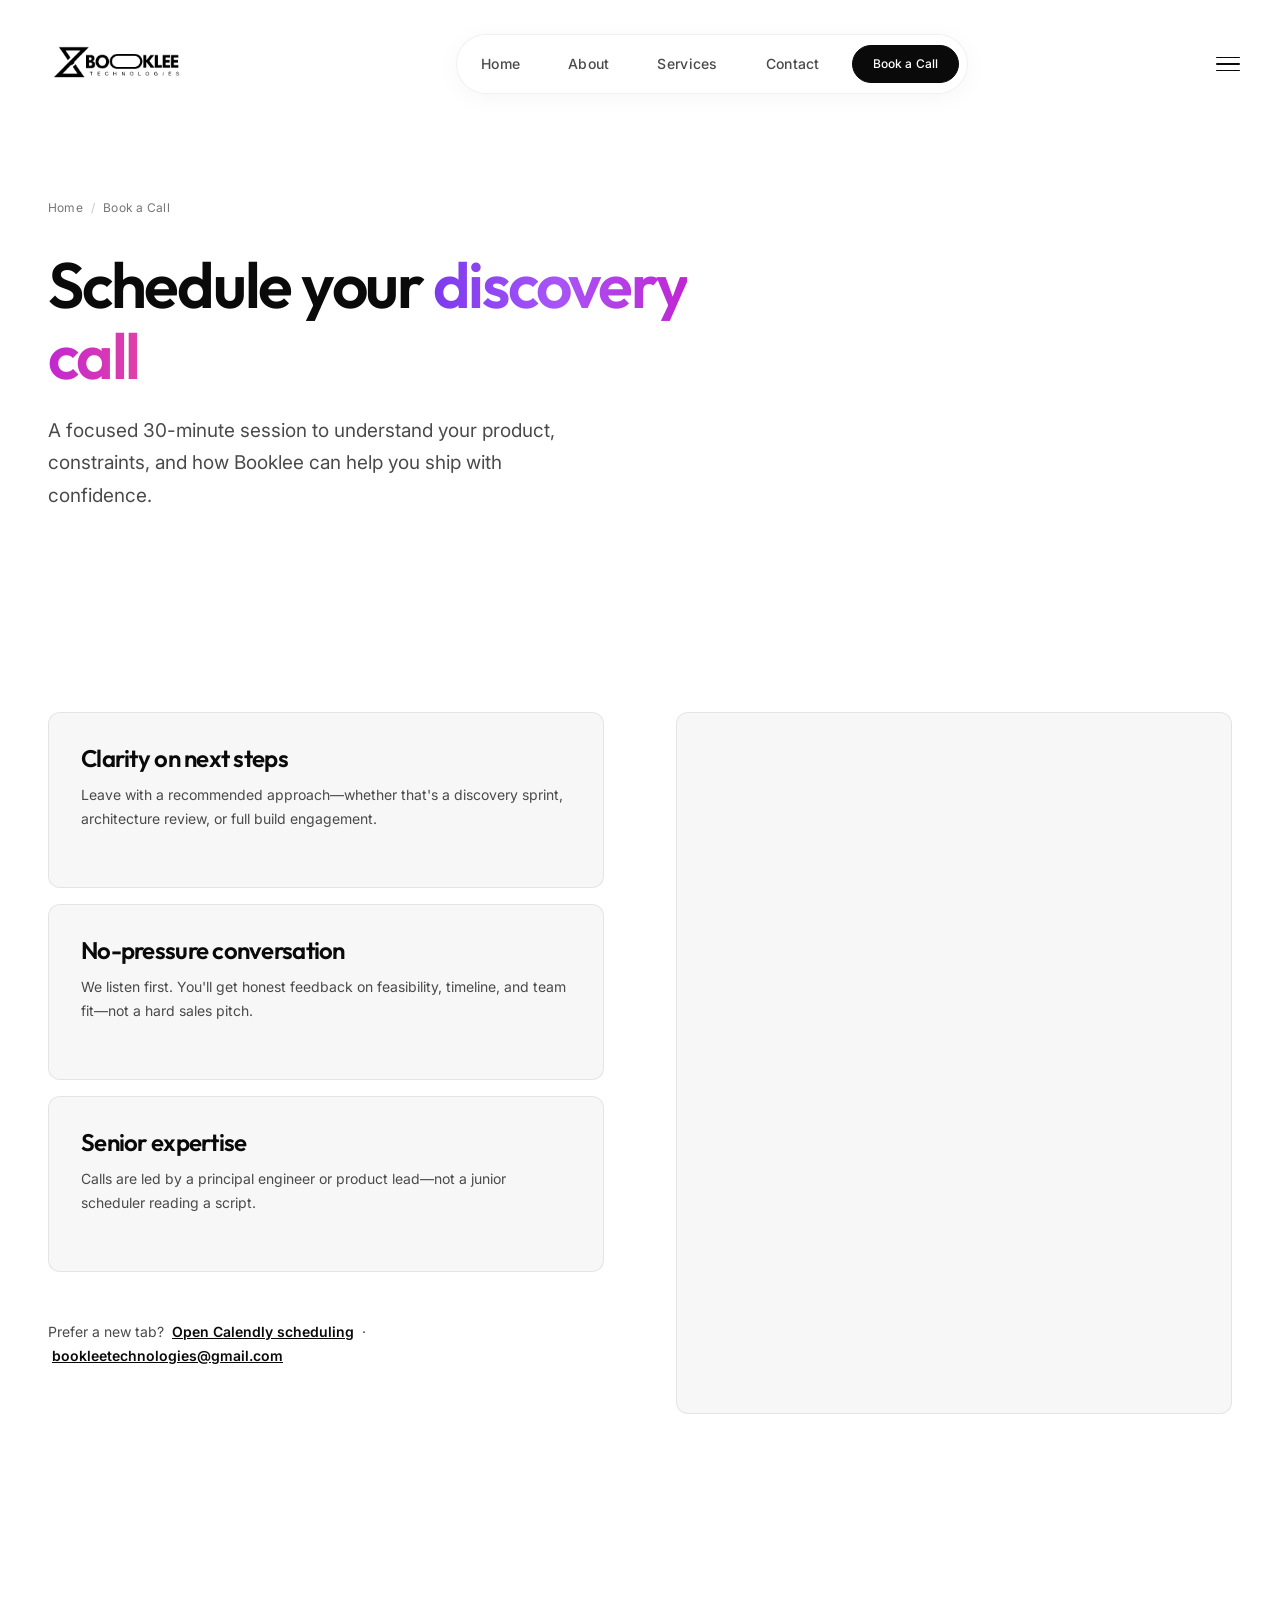
<file: book-call.html>
<!-- Auto-generated non-functional update for repository tracking -->
<!DOCTYPE html>
<html lang="en">
<head>
  <meta charset="UTF-8">
  <meta name="viewport" content="width=device-width, initial-scale=1.0">
  <meta name="description" content="Book a discovery call with Booklee Technologies — schedule a 30-minute session to discuss your product goals and timeline.">
  <meta name="theme-color" content="#050816">
  <title>Book a Call | Booklee Technologies</title>
  <link rel="icon" href="assets/icons/favicon.svg" type="image/svg+xml">
  <link rel="preconnect" href="https://fonts.googleapis.com">
  <link rel="preconnect" href="https://fonts.gstatic.com" crossorigin>
  <link href="https://fonts.googleapis.com/css2?family=Inter:wght@400;500;600&family=Outfit:wght@500;600;700&display=swap" rel="stylesheet">
  <link rel="stylesheet" href="assets/css/styles.css">
</head>
<body>
  <div id="page-loader" class="page-loader" role="status" aria-label="Loading"><img src="assets/images/booklee-logo.png" alt="" class="page-loader__logo-img" width="640" height="640" decoding="async"><div class="page-loader__bar"><div class="page-loader__progress"></div></div></div>
  <div id="scroll-progress" class="scroll-progress" role="progressbar" aria-valuemin="0" aria-valuemax="100" aria-valuenow="0"></div>
  <div id="mouse-gradient" class="mouse-gradient" aria-hidden="true"></div>
  <div class="bg-canvas" aria-hidden="true"><div id="bg-particles" class="bg-particles"></div></div>
  <div class="bg-mesh" aria-hidden="true"></div>

  <header id="header" class="header">
    <div class="header__bar">
      <a href="index.html" class="nav__logo" aria-label="Booklee Technologies home"><img src="assets/images/booklee-logo.png" alt="Booklee Technologies" class="nav__logo-img" width="560" height="560" decoding="async"></a>
      <nav class="header__pill" aria-label="Main navigation">
        <ul class="nav__links" role="list">
          <li><a href="index.html" class="nav__link">Home</a></li>
          <li><a href="about.html" class="nav__link">About</a></li>
          <li><a href="services.html" class="nav__link">Services</a></li>
          <li><a href="contact.html" class="nav__link">Contact</a></li>
        </ul>
        <div class="nav__actions"><a href="book-call.html" class="btn btn--primary btn--sm">Book a Call</a></div>
      </nav>
      <button id="nav-toggle" class="nav__toggle" type="button" aria-expanded="false" aria-controls="mobile-menu" aria-label="Open menu"><span class="nav__toggle-bar"></span><span class="nav__toggle-bar"></span><span class="nav__toggle-bar"></span></button>
    </div>
  </header>
  <div id="mobile-menu" class="mobile-menu" aria-hidden="true">
    <a href="index.html" class="mobile-menu__link">Home</a>
    <a href="about.html" class="mobile-menu__link">About</a>
    <a href="services.html" class="mobile-menu__link">Services</a>
    <a href="contact.html" class="mobile-menu__link">Contact</a>
    <a href="book-call.html" class="mobile-menu__link">Book a Call</a>
  </div>

  <main>
    <section class="page-hero">
      <div class="container">
        <nav class="breadcrumb reveal" aria-label="Breadcrumb"><a href="index.html">Home</a><span class="breadcrumb__sep">/</span><span aria-current="page">Book a Call</span></nav>
        <h1 class="page-hero__title reveal">Schedule your <span class="text-gradient">discovery call</span></h1>
        <p class="page-hero__desc reveal">A focused 30-minute session to understand your product, constraints, and how Booklee can help you ship with confidence.</p>
      </div>
    </section>

    <section class="section">
      <div class="container">
        <div class="booking-layout reveal">
          <div class="booking-layout__content">
            <div class="booking-layout__cards">
              <article class="glass-card"><h3 class="glass-card__title">Clarity on next steps</h3><p class="glass-card__text">Leave with a recommended approach—whether that's a discovery sprint, architecture review, or full build engagement.</p></article>
              <article class="glass-card"><h3 class="glass-card__title">No-pressure conversation</h3><p class="glass-card__text">We listen first. You'll get honest feedback on feasibility, timeline, and team fit—not a hard sales pitch.</p></article>
              <article class="glass-card"><h3 class="glass-card__title">Senior expertise</h3><p class="glass-card__text">Calls are led by a principal engineer or product lead—not a junior scheduler reading a script.</p></article>
            </div>
            <p class="booking-layout__fallback text-muted">
              Prefer a new tab?
              <a href="https://calendly.com/bookleetechnologies/30min" target="_blank" rel="noopener noreferrer" style="text-decoration: underline; font-weight: 600; color: var(--color-text); margin-inline: 4px;">Open Calendly scheduling</a>
              ·
              <a href="mailto:bookleetechnologies@gmail.com" data-site-email style="text-decoration: underline; font-weight: 600; color: var(--color-text); margin-inline: 4px;">bookleetechnologies@gmail.com</a>
            </p>
          </div>
          <div class="booking-layout__embed" id="calendly-container">
            <!-- Calendly inline widget begin -->
            <div class="calendly-inline-widget" data-url="https://calendly.com/bookleetechnologies/30min" style="min-width:320px;height:700px;"></div>
            <script type="text/javascript" src="https://assets.calendly.com/assets/external/widget.js" async></script>
            <!-- Calendly inline widget end -->
          </div>
        </div>

        <div class="booking-confirm glass-card mt-2xl" id="booking-confirm" role="status">
          <svg class="booking-confirm__icon" viewBox="0 0 24 24" fill="none" stroke="currentColor" stroke-width="2" aria-hidden="true"><path d="M22 11.08V12a10 10 0 1 1-5.93-9.14"/><polyline points="22 4 12 14.01 9 11.01"/></svg>
          <h2 class="section__title">You're all set!</h2>
          <p class="text-muted">Check your email for calendar confirmation. We look forward to meeting you.</p>
        </div>
      </div>
    </section>
  </main>

  <footer class="footer">
    <div class="container">
      <div class="footer__grid">
        <div class="footer__brand">
          <a href="index.html" class="footer__logo" aria-label="Booklee Technologies home">
            <img src="assets/images/booklee-logo.png" alt="Booklee Technologies" class="footer__logo-img" width="560" height="560" decoding="async" loading="lazy">
          </a>
          <p>We engineer digital products that scale - combining product thinking, technical excellence, and growth strategy for ambitious teams.</p>
        </div>
        <div>
          <h3 class="footer__heading">Company</h3>
          <a href="about.html" class="footer__link">About</a>
          <a href="services.html" class="footer__link">Services</a>
          <a href="book-call.html" class="footer__link">Book a Call</a>
        </div>
        <div>
          <h3 class="footer__heading">Services</h3>
          <a href="services/product-engineering.html" class="footer__link">Product Engineering</a>
          <a href="services/system-architecture.html" class="footer__link">System Architecture</a>
          <a href="services/web-engineering.html" class="footer__link">Web Engineering</a>
          <a href="services/ui-ux-systems.html" class="footer__link">UI/UX Systems</a>
          <a href="services/digital-growth-strategy.html" class="footer__link">Digital Growth Strategy</a>
          <a href="services/product-strategy-consulting.html" class="footer__link">Product Strategy &amp; Consulting</a>
        </div>
        <div>
          <h3 class="footer__heading">Contact</h3>
          <a href="mailto:bookleetechnologies@gmail.com" class="footer__link" data-site-email="text">bookleetechnologies@gmail.com</a>
          <a href="contact.html" class="footer__link">Contact Form</a>
        </div>
      </div>
      <div class="footer__final" id="footer-signature">
        <div class="footer__final-left">
          <p class="footer__copyright">&copy; <span id="year"></span> Booklee Technologies. All rights reserved.</p>
          <div class="footer__social-pills">
            <a href="https://www.linkedin.com/company/booklee-technologies/" class="footer__pill" data-site-linkedin target="_blank" rel="noopener noreferrer">LinkedIn</a>
            <a href="https://www.instagram.com/booklee.in/" class="footer__pill" data-site-instagram target="_blank" rel="noopener noreferrer">Instagram</a>
          </div>
        </div>
        <div class="footer__final-right">
          <div class="footer__signature-glow" id="footer-booklee-glow" aria-hidden="true"></div>
          <span class="footer__booklee reveal-stagger" role="img" aria-label="Booklee">
            <span class="footer__booklee-char" tabindex="0">B</span>
            <span class="footer__booklee-char" tabindex="0">o</span>
            <span class="footer__booklee-char" tabindex="0">o</span>
            <span class="footer__booklee-char" tabindex="0">k</span>
            <span class="footer__booklee-char" tabindex="0">l</span>
            <span class="footer__booklee-char" tabindex="0">e</span>
            <span class="footer__booklee-char" tabindex="0">e</span>
          </span>
        </div>
      </div>
    </div>
  </footer>
  <script>document.getElementById("year").textContent = new Date().getFullYear();</script>
  <script src="https://assets.calendly.com/assets/external/widget.js" type="text/javascript" async></script>
  <script src="assets/js/scripts.js" defer></script>
</body>
</html>
</file>
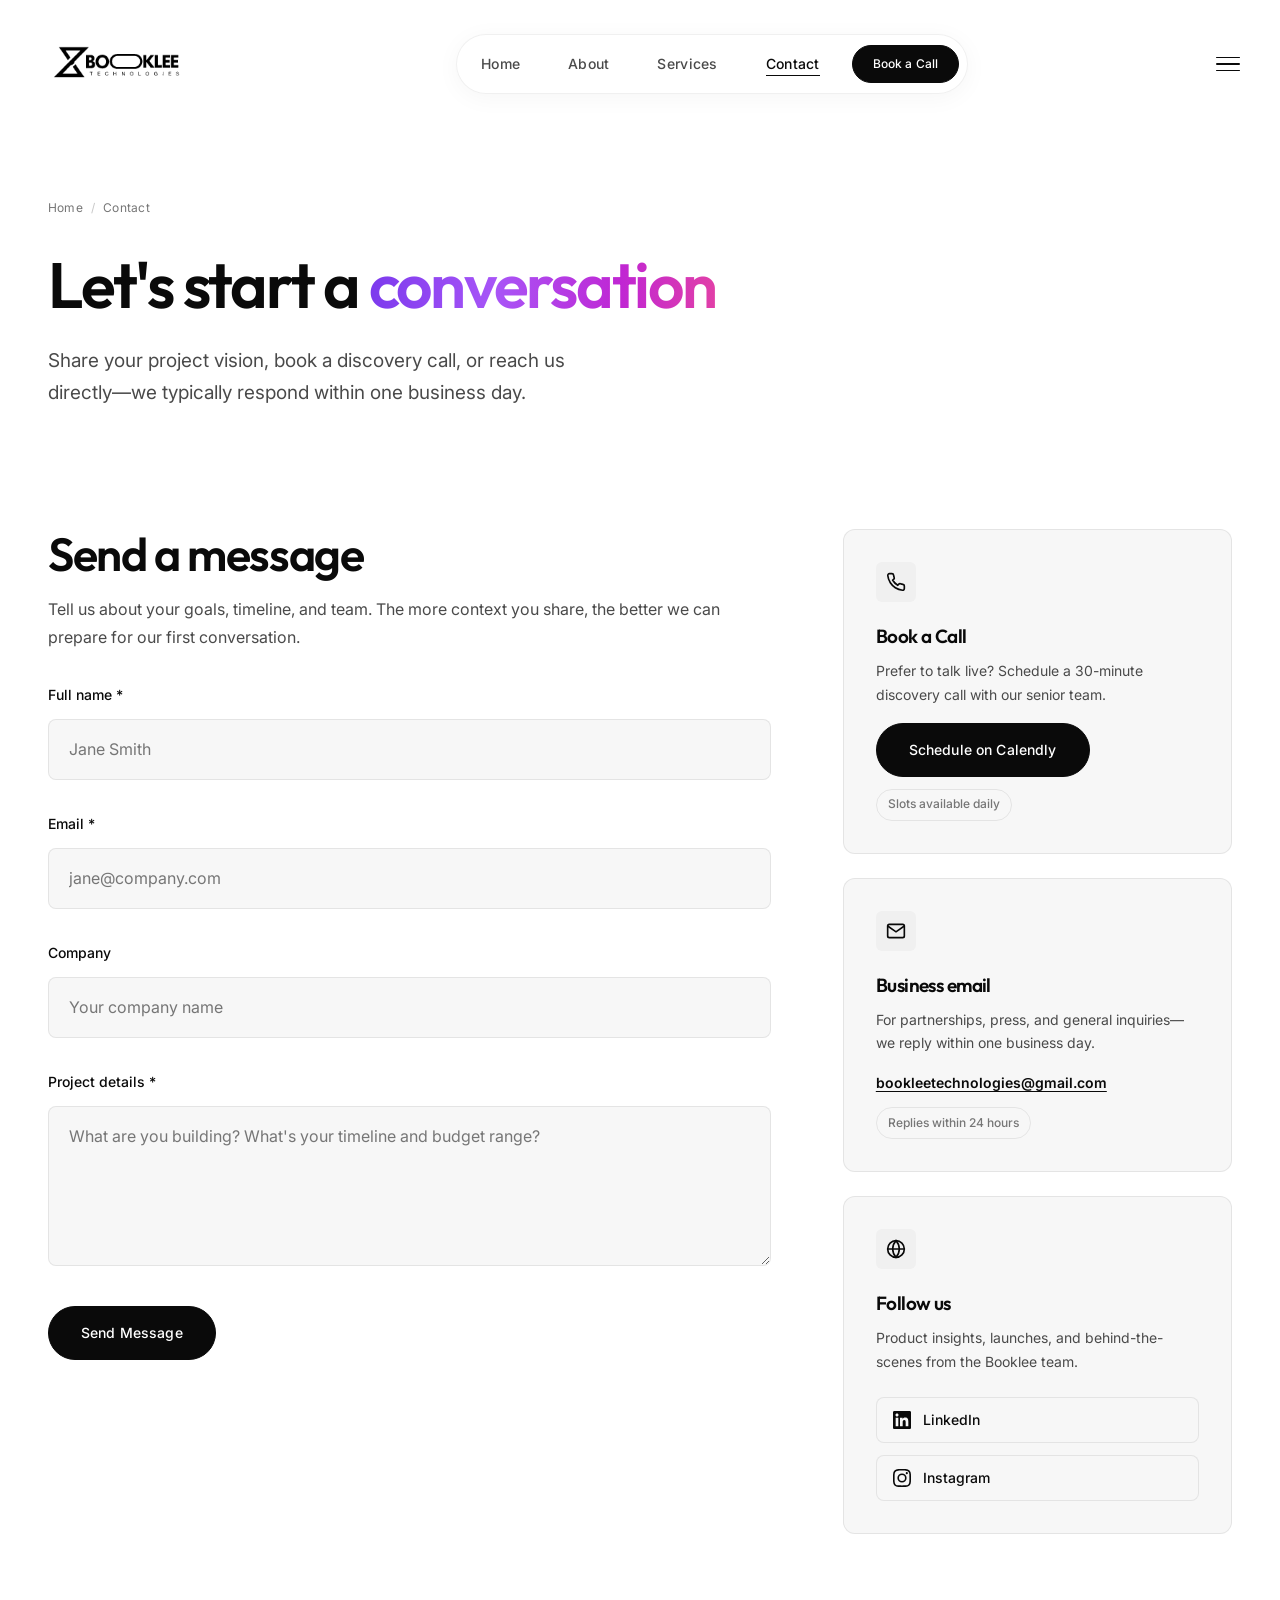
<file: contact.html>
<!-- Auto-generated non-functional update for repository tracking -->
<!DOCTYPE html>
<html lang="en">
<head>
  <meta charset="UTF-8">
  <meta name="viewport" content="width=device-width, initial-scale=1.0">
  <meta name="description" content="Contact Booklee Technologies — send a project inquiry, book a discovery call, or connect via email and social channels.">
  <meta name="theme-color" content="#ffffff">
  <title>Contact | Booklee Technologies</title>
  <link rel="icon" href="assets/icons/favicon.svg" type="image/svg+xml">
  <link rel="preconnect" href="https://fonts.googleapis.com">
  <link rel="preconnect" href="https://fonts.gstatic.com" crossorigin>
  <link href="https://fonts.googleapis.com/css2?family=Inter:wght@400;500;600&family=Outfit:wght@500;600;700&display=swap" rel="stylesheet">
  <link rel="stylesheet" href="assets/css/styles.css">
</head>
<body>
  <div id="page-loader" class="page-loader" role="status" aria-label="Loading"><img src="assets/images/booklee-logo.png" alt="" class="page-loader__logo-img" width="640" height="640" decoding="async"><div class="page-loader__bar"><div class="page-loader__progress"></div></div></div>
  <div id="scroll-progress" class="scroll-progress" role="progressbar" aria-valuemin="0" aria-valuemax="100" aria-valuenow="0"></div>
  <div id="mouse-gradient" class="mouse-gradient" aria-hidden="true"></div>
  <div class="bg-canvas" aria-hidden="true"><div id="bg-particles" class="bg-particles"></div></div>
  <div class="bg-mesh" aria-hidden="true"></div>

  <header id="header" class="header">
    <div class="header__bar">
      <a href="index.html" class="nav__logo" aria-label="Booklee Technologies home"><img src="assets/images/booklee-logo.png" alt="Booklee Technologies" class="nav__logo-img" width="560" height="560" decoding="async"></a>
      <nav class="header__pill" aria-label="Main navigation">
        <ul class="nav__links" role="list">
          <li><a href="index.html" class="nav__link">Home</a></li>
          <li><a href="about.html" class="nav__link">About</a></li>
          <li><a href="services.html" class="nav__link">Services</a></li>
          <li><a href="contact.html" class="nav__link">Contact</a></li>
        </ul>
        <div class="nav__actions"><a href="book-call.html" class="btn btn--primary btn--sm">Book a Call</a></div>
      </nav>
      <button id="nav-toggle" class="nav__toggle" type="button" aria-expanded="false" aria-controls="mobile-menu" aria-label="Open menu"><span class="nav__toggle-bar"></span><span class="nav__toggle-bar"></span><span class="nav__toggle-bar"></span></button>
    </div>
  </header>
  <div id="mobile-menu" class="mobile-menu" aria-hidden="true">
    <a href="index.html" class="mobile-menu__link">Home</a>
    <a href="about.html" class="mobile-menu__link">About</a>
    <a href="services.html" class="mobile-menu__link">Services</a>
    <a href="contact.html" class="mobile-menu__link">Contact</a>
    <a href="book-call.html" class="mobile-menu__link">Book a Call</a>
  </div>

  <main>
    <section class="page-hero">
      <div class="container">
        <nav class="breadcrumb reveal" aria-label="Breadcrumb"><a href="index.html">Home</a><span class="breadcrumb__sep">/</span><span aria-current="page">Contact</span></nav>
        <h1 class="page-hero__title reveal">Let's start a <span class="text-gradient">conversation</span></h1>
        <p class="page-hero__desc reveal">Share your project vision, book a discovery call, or reach us directly—we typically respond within one business day.</p>
      </div>
    </section>

    <section class="section section--contact-page">
      <div class="container contact-layout">
        <div class="contact-form-wrap reveal reveal--left">
          <h2 class="section__title">Send a message</h2>
          <p class="text-muted mb-xl">Tell us about your goals, timeline, and team. The more context you share, the better we can prepare for our first conversation.</p>
          <div id="form-success" class="form-success" role="alert" tabindex="-1">
            Thank you! Your message has been sent to our team. We'll be in touch shortly.
          </div>
          <div id="form-send-error" class="form-send-error" role="alert" tabindex="-1"></div>
          <form id="contact-form" action="https://formsubmit.co/bookleetechnologies@gmail.com" method="POST" novalidate>
            <input type="text" name="_honey" id="_honey" class="form-honey" tabindex="-1" autocomplete="off" aria-hidden="true">
            <input type="hidden" name="_subject" value="New contact inquiry — Booklee Technologies website">
            <input type="hidden" name="_template" value="table">
            <input type="hidden" name="_captcha" value="false">
            <div class="form-group">
              <label class="form-label" for="name">Full name *</label>
              <input class="form-input" type="text" id="name" name="name" required autocomplete="name" placeholder="Jane Smith">
              <span class="form-error" role="alert"></span>
            </div>
            <div class="form-group">
              <label class="form-label" for="email">Email *</label>
              <input class="form-input" type="email" id="email" name="email" required autocomplete="email" placeholder="jane@company.com">
              <span class="form-error" role="alert"></span>
            </div>
            <div class="form-group">
              <label class="form-label" for="company">Company</label>
              <input class="form-input" type="text" id="company" name="company" autocomplete="organization" placeholder="Your company name">
            </div>
            <div class="form-group">
              <label class="form-label" for="details">Project details *</label>
              <textarea class="form-textarea" id="details" name="details" required placeholder="What are you building? What's your timeline and budget range?"></textarea>
              <span class="form-error" role="alert"></span>
            </div>
            <button type="submit" class="btn btn--primary">Send Message</button>
          </form>
        </div>
        <aside class="contact-aside reveal reveal--right">
          <article class="contact-card contact-card--call">
            <div class="contact-card__icon" aria-hidden="true">
              <svg viewBox="0 0 24 24" fill="none" stroke="currentColor" stroke-width="2"><path d="M22 16.92v3a2 2 0 0 1-2.18 2 19.79 19.79 0 0 1-8.63-3.07 19.5 19.5 0 0 1-6-6 19.79 19.79 0 0 1-3.07-8.67A2 2 0 0 1 4.11 2h3a2 2 0 0 1 2 1.72 12.84 12.84 0 0 0 .7 2.81 2 2 0 0 1-.45 2.11L8.09 9.91a16 16 0 0 0 6 6l1.27-1.27a2 2 0 0 1 2.11-.45 12.84 12.84 0 0 0 2.81.7A2 2 0 0 1 22 16.92z"/></svg>
            </div>
            <h3 class="contact-card__title">Book a Call</h3>
            <p class="contact-card__text">Prefer to talk live? Schedule a 30-minute discovery call with our senior team.</p>
            <a href="book-call.html" class="btn btn--primary">Schedule on Calendly</a>
            <span class="contact-card__badge">Slots available daily</span>
          </article>

          <article class="contact-card contact-card--email">
            <div class="contact-card__icon" aria-hidden="true">
              <svg viewBox="0 0 24 24" fill="none" stroke="currentColor" stroke-width="2"><path d="M4 4h16c1.1 0 2 .9 2 2v12c0 1.1-.9 2-2 2H4c-1.1 0-2-.9-2-2V6c0-1.1.9-2 2-2z"/><polyline points="22,6 12,13 2,6"/></svg>
            </div>
            <h3 class="contact-card__title">Business email</h3>
            <p class="contact-card__text">For partnerships, press, and general inquiries—we reply within one business day.</p>
            <a href="mailto:bookleetechnologies@gmail.com" class="contact-card__cta" data-site-email="text">bookleetechnologies@gmail.com</a>
            <span class="contact-card__badge">Replies within 24 hours</span>
          </article>

          <article class="contact-card contact-card--social">
            <div class="contact-card__icon" aria-hidden="true">
              <svg viewBox="0 0 24 24" fill="none" stroke="currentColor" stroke-width="2"><circle cx="12" cy="12" r="10"/><path d="M2 12h20M12 2a15.3 15.3 0 0 1 4 10 15.3 15.3 0 0 1-4 10 15.3 15.3 0 0 1-4-10 15.3 15.3 0 0 1 4-10z"/></svg>
            </div>
            <h3 class="contact-card__title">Follow us</h3>
            <p class="contact-card__text">Product insights, launches, and behind-the-scenes from the Booklee team.</p>
            <div class="contact-card__social">
              <a href="https://www.linkedin.com/company/booklee--technologies/" class="contact-card__social-link" data-site-linkedin target="_blank" rel="noopener noreferrer" aria-label="Booklee Technologies on LinkedIn">
                <svg viewBox="0 0 24 24" fill="currentColor" aria-hidden="true"><path d="M20.447 20.452h-3.554v-5.569c0-1.328-.027-3.037-1.852-3.037-1.853 0-2.136 1.445-2.136 2.939v5.667H9.351V9h3.414v1.561h.046c.477-.9 1.637-1.85 3.37-1.85 3.601 0 4.267 2.37 4.267 5.455v6.286zM5.337 7.433c-1.144 0-2.063-.926-2.063-2.065 0-1.138.92-2.063 2.063-2.063 1.14 0 2.064.925 2.064 2.063 0 1.139-.925 2.065-2.064 2.065zm1.782 13.019H3.555V9h3.564v11.452zM22.225 0H1.771C.792 0 0 .774 0 1.729v20.542C0 23.227.792 24 1.771 24h20.451C23.2 24 24 23.227 24 22.271V1.729C24 .774 23.2 0 22.222 0h.003z"/></svg>
                LinkedIn
              </a>
              <a href="https://www.instagram.com/booklee.in/" class="contact-card__social-link" data-site-instagram target="_blank" rel="noopener noreferrer" aria-label="Booklee Technologies on Instagram">
                <svg viewBox="0 0 24 24" fill="currentColor" aria-hidden="true"><path d="M12 2.163c3.204 0 3.584.012 4.85.07 3.252.148 4.771 1.691 4.919 4.919.058 1.265.069 1.645.069 4.849 0 3.205-.012 3.584-.069 4.849-.149 3.225-1.664 4.771-4.919 4.919-1.266.058-1.644.07-4.85.07-3.204 0-3.584-.012-4.849-.07-3.26-.149-4.771-1.699-4.919-4.92-.058-1.265-.07-1.644-.07-4.849 0-3.204.013-3.583.07-4.849.149-3.227 1.664-4.771 4.919-4.919 1.266-.057 1.645-.069 4.849-.069zM12 0C8.741 0 8.333.014 7.053.072 2.695.272.273 2.69.073 7.052.014 8.333 0 8.741 0 12c0 3.259.014 3.668.072 4.948.2 4.358 2.618 6.78 6.98 6.98C8.333 23.986 8.741 24 12 24c3.259 0 3.668-.014 4.948-.072 4.354-.2 6.782-2.618 6.979-6.98.059-1.28.073-1.689.073-4.948 0-3.259-.014-3.667-.072-4.947-.196-4.354-2.617-6.78-6.979-6.98C15.668.014 15.259 0 12 0zm0 5.838a6.162 6.162 0 1 0 0 12.324 6.162 6.162 0 0 0 0-12.324zM12 16a4 4 0 1 1 0-8 4 4 0 0 1 0 8zm6.406-11.845a1.44 1.44 0 1 0 0 2.881 1.44 1.44 0 0 0 0-2.881z"/></svg>
                Instagram
              </a>
            </div>
          </article>
        </aside>
      </div>
    </section>
  </main>

  <footer class="footer">
    <div class="container">
      <div class="footer__grid">
        <div class="footer__brand">
          <a href="index.html" class="footer__logo" aria-label="Booklee Technologies home">
            <img src="assets/images/booklee-logo.png" alt="Booklee Technologies" class="footer__logo-img" width="560" height="560" decoding="async" loading="lazy">
          </a>
          <p>We engineer digital products that scale - combining product thinking, technical excellence, and growth strategy for ambitious teams.</p>
        </div>
        <div>
          <h3 class="footer__heading">Company</h3>
          <a href="about.html" class="footer__link">About</a>
          <a href="services.html" class="footer__link">Services</a>
          <a href="book-call.html" class="footer__link">Book a Call</a>
        </div>
        <div>
          <h3 class="footer__heading">Services</h3>
          <a href="services/product-engineering.html" class="footer__link">Product Engineering</a>
          <a href="services/system-architecture.html" class="footer__link">System Architecture</a>
          <a href="services/web-engineering.html" class="footer__link">Web Engineering</a>
          <a href="services/ui-ux-systems.html" class="footer__link">UI/UX Systems</a>
          <a href="services/digital-growth-strategy.html" class="footer__link">Digital Growth Strategy</a>
          <a href="services/product-strategy-consulting.html" class="footer__link">Product Strategy &amp; Consulting</a>
        </div>
        <div>
          <h3 class="footer__heading">Contact</h3>
          <a href="mailto:bookleetechnologies@gmail.com" class="footer__link" data-site-email="text">bookleetechnologies@gmail.com</a>
          <a href="contact.html" class="footer__link">Contact Form</a>
        </div>
      </div>
      <div class="footer__final" id="footer-signature">
        <div class="footer__final-left">
          <p class="footer__copyright">&copy; <span id="year"></span> Booklee Technologies. All rights reserved.</p>
          <div class="footer__social-pills">
            <a href="https://www.linkedin.com/company/booklee-technologies/" class="footer__pill" data-site-linkedin target="_blank" rel="noopener noreferrer">LinkedIn</a>
            <a href="https://www.instagram.com/booklee.in/" class="footer__pill" data-site-instagram target="_blank" rel="noopener noreferrer">Instagram</a>
          </div>
        </div>
        <div class="footer__final-right">
          <div class="footer__signature-glow" id="footer-booklee-glow" aria-hidden="true"></div>
          <span class="footer__booklee reveal-stagger" role="img" aria-label="Booklee">
            <span class="footer__booklee-char" tabindex="0">B</span>
            <span class="footer__booklee-char" tabindex="0">o</span>
            <span class="footer__booklee-char" tabindex="0">o</span>
            <span class="footer__booklee-char" tabindex="0">k</span>
            <span class="footer__booklee-char" tabindex="0">l</span>
            <span class="footer__booklee-char" tabindex="0">e</span>
            <span class="footer__booklee-char" tabindex="0">e</span>
          </span>
        </div>
      </div>
    </div>
  </footer>
  <script>document.getElementById("year").textContent = new Date().getFullYear();</script>
  <script src="assets/js/scripts.js" defer></script>
</body>
</html>
</file>
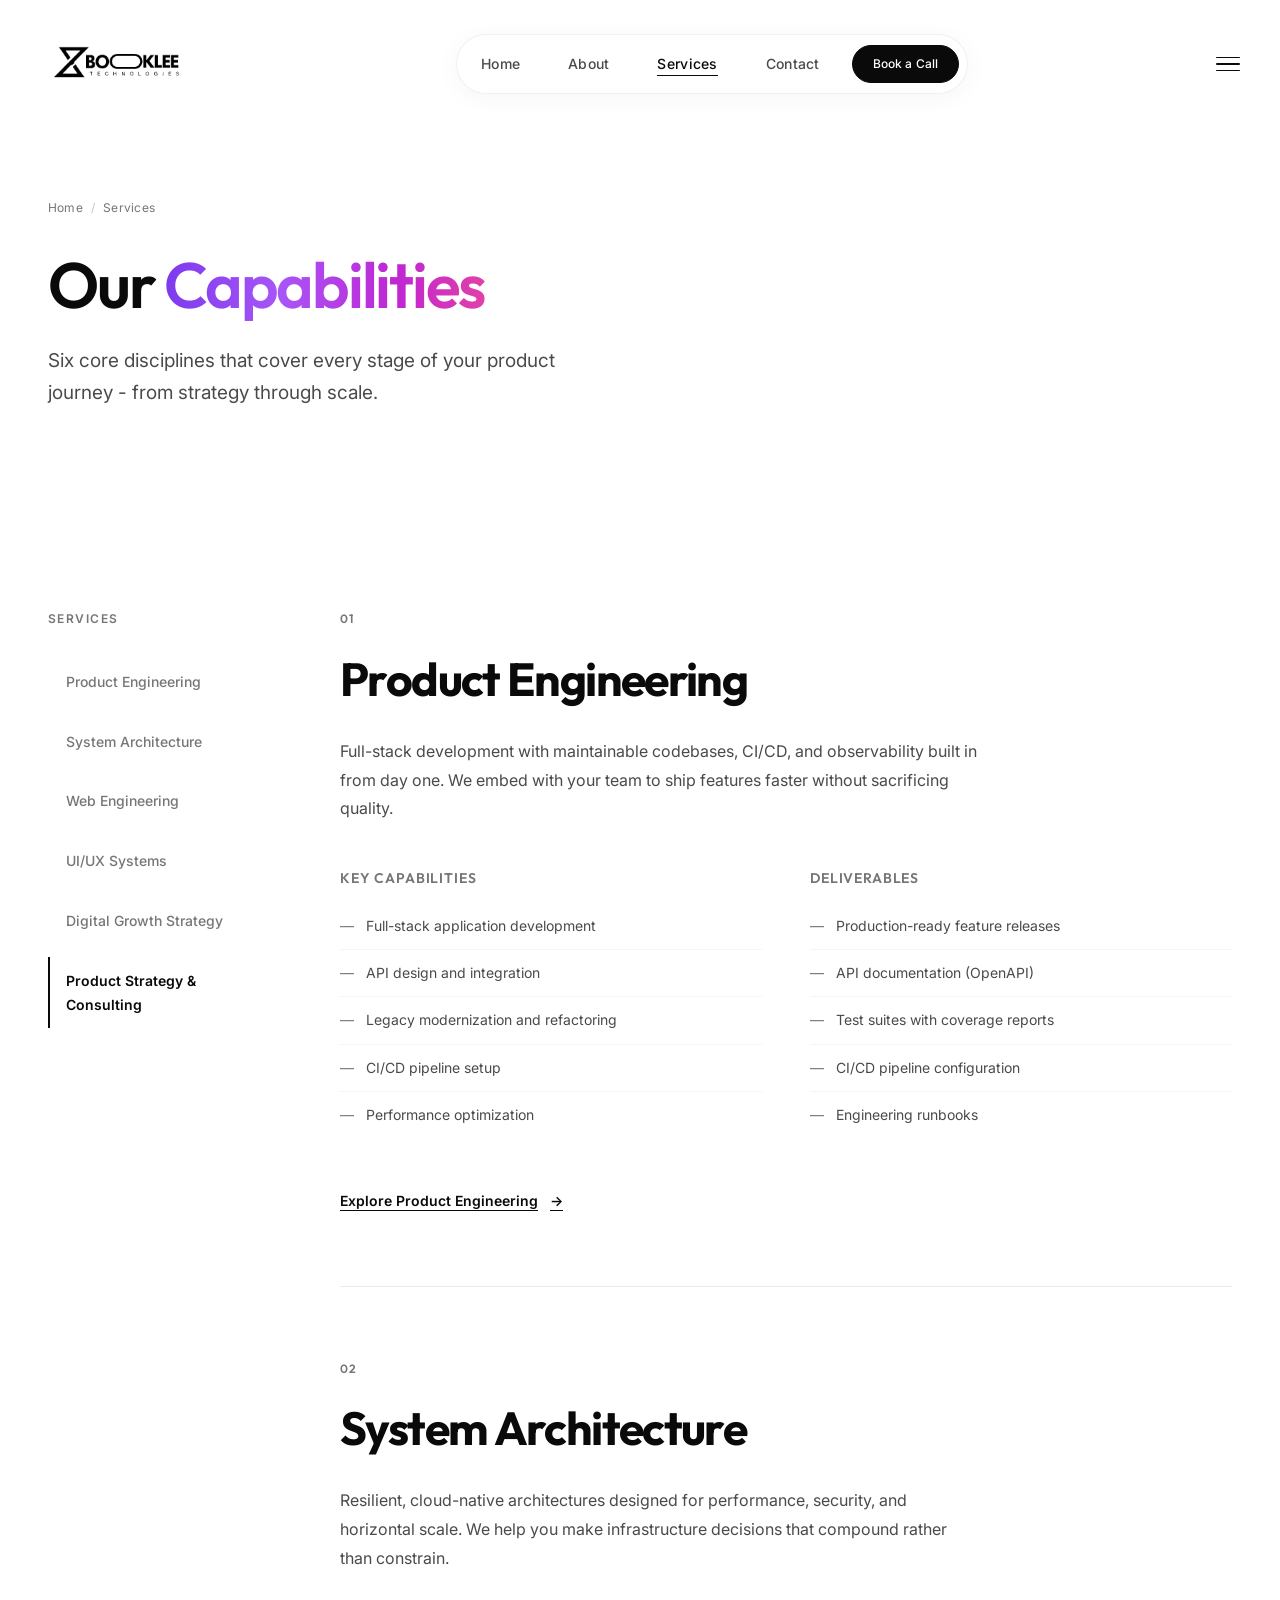
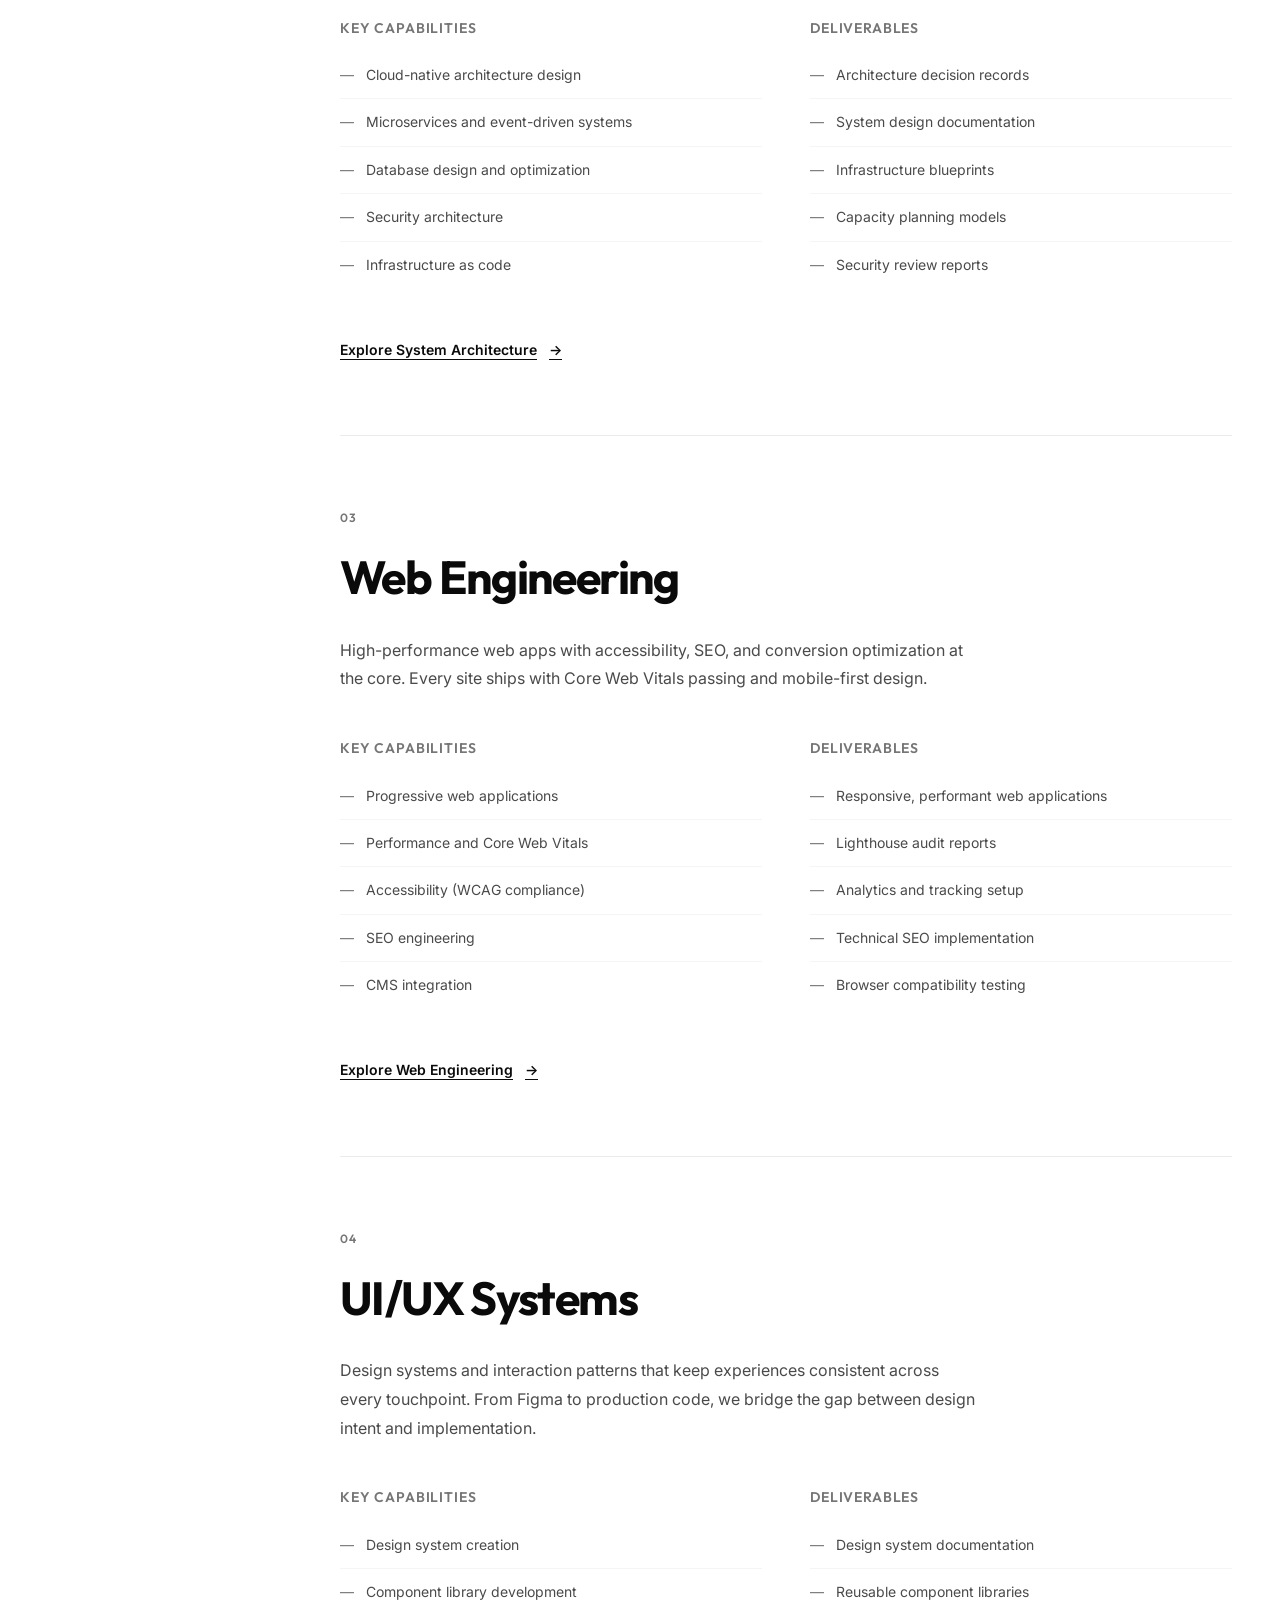
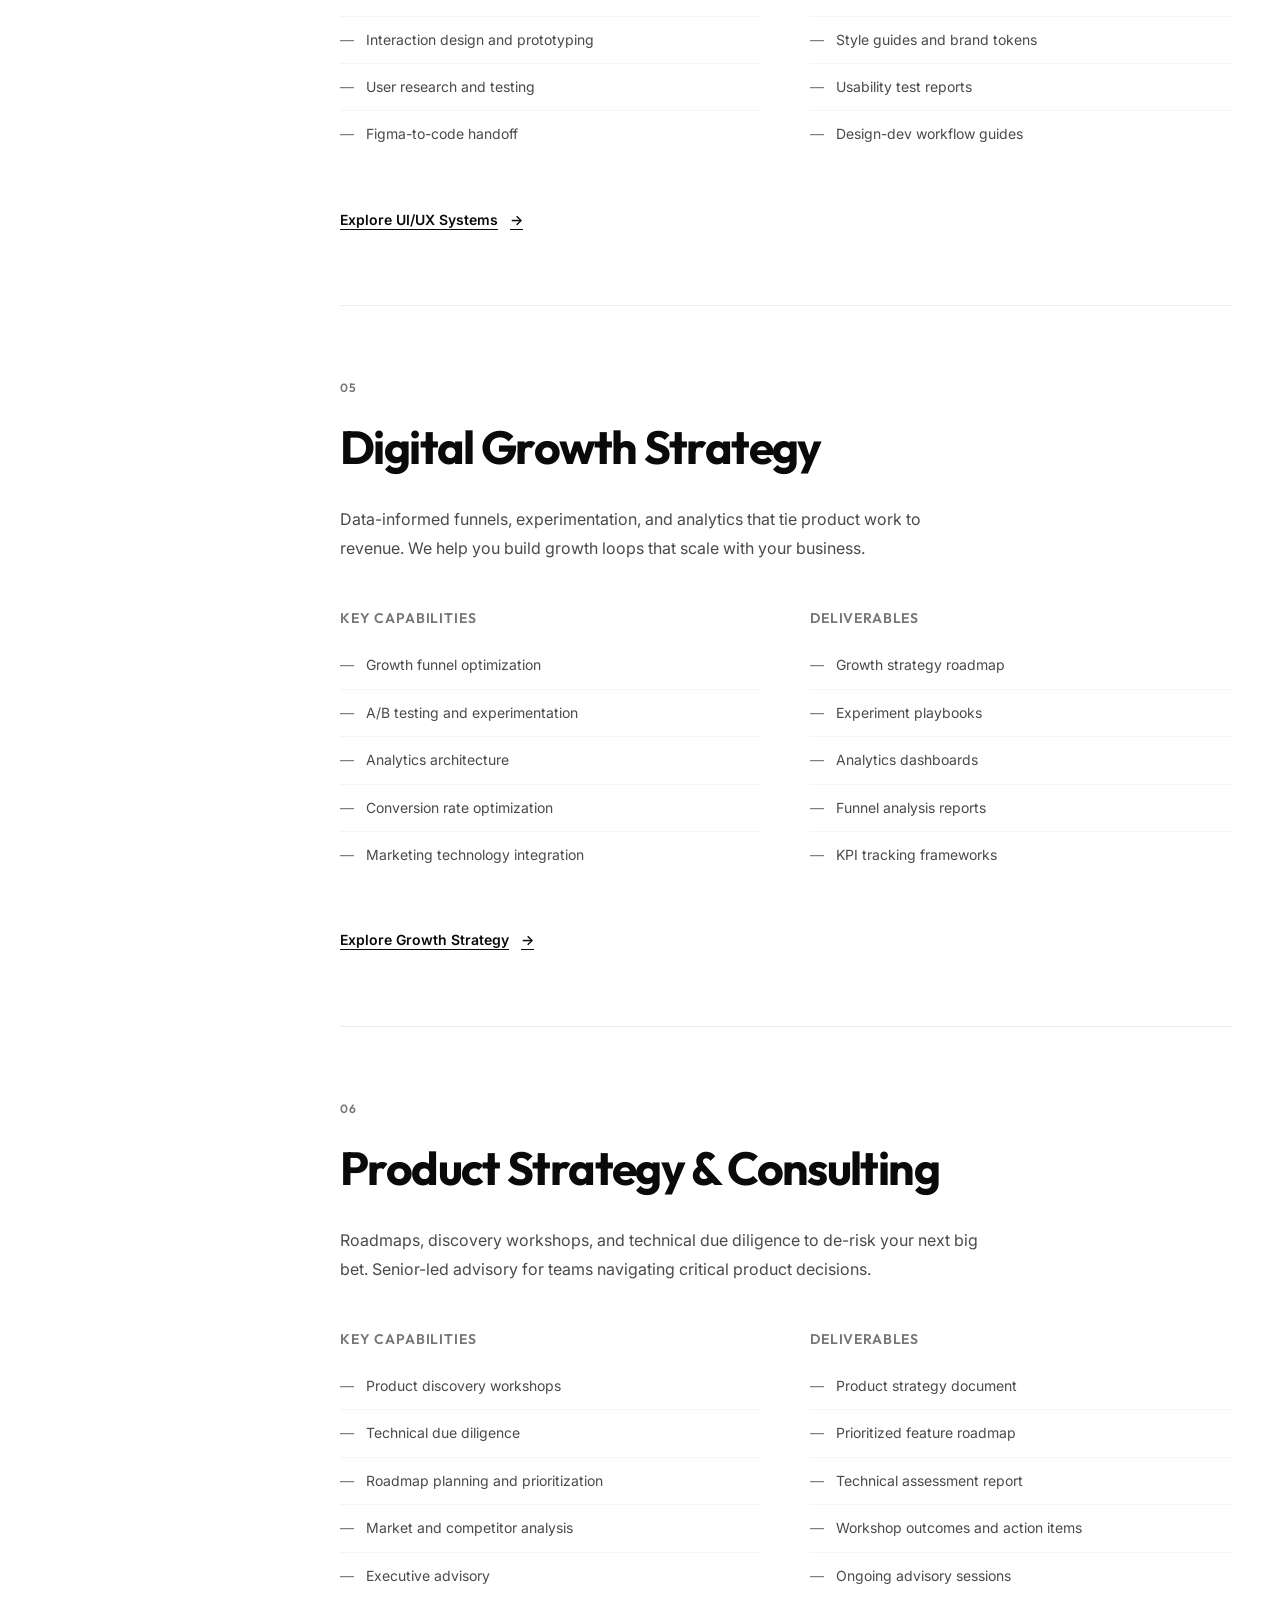
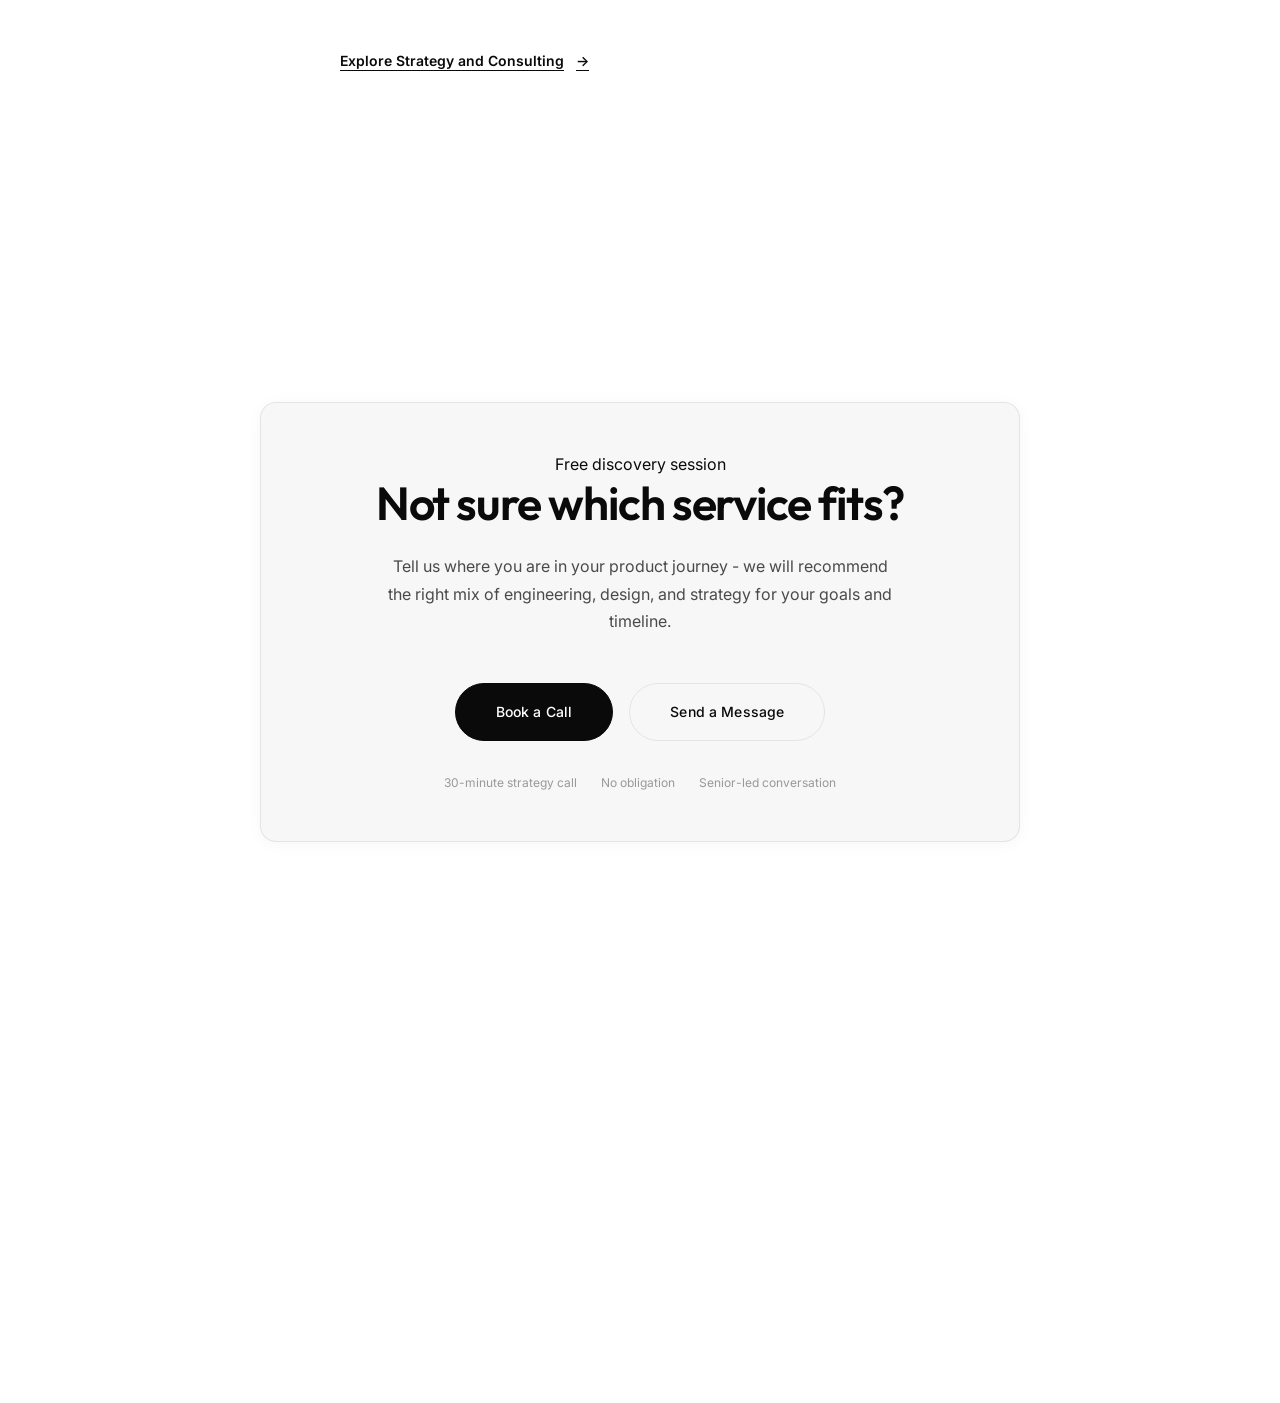
<file: services.html>
<!-- Auto-generated non-functional update for repository tracking -->
<!DOCTYPE html>
<html lang="en">
<head>
  <meta charset="UTF-8">
  <meta name="viewport" content="width=device-width, initial-scale=1.0">
  <meta name="description" content="Booklee Technologies services - product engineering, system architecture, web engineering, UI/UX systems, digital growth strategy, and product consulting.">
  <meta name="theme-color" content="#ffffff">
  <title>Services | Booklee Technologies</title>
  <link rel="icon" href="assets/icons/favicon.svg" type="image/svg+xml">
  <link rel="preconnect" href="https://fonts.googleapis.com">
  <link rel="preconnect" href="https://fonts.gstatic.com" crossorigin>
  <link href="https://fonts.googleapis.com/css2?family=Inter:wght@400;500;600&family=Outfit:wght@500;600;700&display=swap" rel="stylesheet">
  <link rel="stylesheet" href="assets/css/styles.css">
</head>
<body>
  <div id="page-loader" class="page-loader" role="status" aria-label="Loading">
    <img src="assets/images/booklee-logo.png" alt="" class="page-loader__logo-img" width="640" height="640" decoding="async">
    <div class="page-loader__bar"><div class="page-loader__progress"></div></div>
  </div>
  <div id="scroll-progress" class="scroll-progress" role="progressbar" aria-valuemin="0" aria-valuemax="100" aria-valuenow="0"></div>
  <div id="mouse-gradient" class="mouse-gradient" aria-hidden="true"></div>
  <div class="bg-canvas" aria-hidden="true"><div id="bg-particles" class="bg-particles"></div></div>
  <div class="bg-mesh" aria-hidden="true"></div>

  <header id="header" class="header">
    <div class="header__bar">
      <a href="index.html" class="nav__logo" aria-label="Booklee Technologies home"><img src="assets/images/booklee-logo.png" alt="Booklee Technologies" class="nav__logo-img" width="560" height="560" decoding="async"></a>
      <nav class="header__pill" aria-label="Main navigation">
        <ul class="nav__links" role="list">
          <li><a href="index.html" class="nav__link">Home</a></li>
          <li><a href="about.html" class="nav__link">About</a></li>
          <li><a href="services.html" class="nav__link">Services</a></li>
          <li><a href="contact.html" class="nav__link">Contact</a></li>
        </ul>
        <div class="nav__actions"><a href="book-call.html" class="btn btn--primary btn--sm">Book a Call</a></div>
      </nav>
      <button id="nav-toggle" class="nav__toggle" type="button" aria-expanded="false" aria-controls="mobile-menu" aria-label="Open menu"><span class="nav__toggle-bar"></span><span class="nav__toggle-bar"></span><span class="nav__toggle-bar"></span></button>
    </div>
  </header>
  <div id="mobile-menu" class="mobile-menu" aria-hidden="true">
    <a href="index.html" class="mobile-menu__link">Home</a>
    <a href="about.html" class="mobile-menu__link">About</a>
    <a href="services.html" class="mobile-menu__link">Services</a>
    <a href="contact.html" class="mobile-menu__link">Contact</a>
    <a href="book-call.html" class="mobile-menu__link">Book a Call</a>
  </div>

  <main>
    <section class="page-hero">
      <div class="container">
        <nav class="breadcrumb reveal" aria-label="Breadcrumb">
          <a href="index.html">Home</a><span class="breadcrumb__sep">/</span><span aria-current="page">Services</span>
        </nav>
        <h1 class="page-hero__title reveal">Our <span class="text-gradient">Capabilities</span></h1>
        <p class="page-hero__desc reveal">Six core disciplines that cover every stage of your product journey - from strategy through scale.</p>
      </div>
    </section>

    <section class="section" id="services-editorial-section">
      <div class="container">
        <div class="services-editorial">
          <nav class="services-sidebar" id="services-sidebar" aria-label="Service navigation">
            <span class="services-sidebar__label">Services</span>
            <a href="#svc-product-engineering" class="services-sidebar__link is-active" data-target="svc-product-engineering">Product Engineering</a>
            <a href="#svc-system-architecture" class="services-sidebar__link" data-target="svc-system-architecture">System Architecture</a>
            <a href="#svc-web-engineering" class="services-sidebar__link" data-target="svc-web-engineering">Web Engineering</a>
            <a href="#svc-ui-ux" class="services-sidebar__link" data-target="svc-ui-ux">UI/UX Systems</a>
            <a href="#svc-digital-growth" class="services-sidebar__link" data-target="svc-digital-growth">Digital Growth Strategy</a>
            <a href="#svc-product-strategy" class="services-sidebar__link" data-target="svc-product-strategy">Product Strategy &amp; Consulting</a>
          </nav>

          <div class="services-content">
            <article class="service-section reveal" id="svc-product-engineering" data-service="product-engineering">
              <span class="service-section__number">01</span>
              <h2 class="service-section__title">Product Engineering</h2>
              <p class="service-section__desc">Full-stack development with maintainable codebases, CI/CD, and observability built in from day one. We embed with your team to ship features faster without sacrificing quality.</p>
              <div class="service-section__grid">
                <div>
                  <h3 class="service-section__block-title">Key Capabilities</h3>
                  <ul class="service-section__list">
                    <li>Full-stack application development</li>
                    <li>API design and integration</li>
                    <li>Legacy modernization and refactoring</li>
                    <li>CI/CD pipeline setup</li>
                    <li>Performance optimization</li>
                  </ul>
                </div>
                <div>
                  <h3 class="service-section__block-title">Deliverables</h3>
                  <ul class="service-section__list">
                    <li>Production-ready feature releases</li>
                    <li>API documentation (OpenAPI)</li>
                    <li>Test suites with coverage reports</li>
                    <li>CI/CD pipeline configuration</li>
                    <li>Engineering runbooks</li>
                  </ul>
                </div>
              </div>
              <a href="services/product-engineering.html" class="service-section__cta">Explore Product Engineering <span class="service-section__cta-arrow" aria-hidden="true">&rarr;</span></a>
            </article>

            <article class="service-section reveal" id="svc-system-architecture" data-service="system-architecture">
              <span class="service-section__number">02</span>
              <h2 class="service-section__title">System Architecture</h2>
              <p class="service-section__desc">Resilient, cloud-native architectures designed for performance, security, and horizontal scale. We help you make infrastructure decisions that compound rather than constrain.</p>
              <div class="service-section__grid">
                <div>
                  <h3 class="service-section__block-title">Key Capabilities</h3>
                  <ul class="service-section__list">
                    <li>Cloud-native architecture design</li>
                    <li>Microservices and event-driven systems</li>
                    <li>Database design and optimization</li>
                    <li>Security architecture</li>
                    <li>Infrastructure as code</li>
                  </ul>
                </div>
                <div>
                  <h3 class="service-section__block-title">Deliverables</h3>
                  <ul class="service-section__list">
                    <li>Architecture decision records</li>
                    <li>System design documentation</li>
                    <li>Infrastructure blueprints</li>
                    <li>Capacity planning models</li>
                    <li>Security review reports</li>
                  </ul>
                </div>
              </div>
              <a href="services/system-architecture.html" class="service-section__cta">Explore System Architecture <span class="service-section__cta-arrow" aria-hidden="true">&rarr;</span></a>
            </article>

            <article class="service-section reveal" id="svc-web-engineering" data-service="web-engineering">
              <span class="service-section__number">03</span>
              <h2 class="service-section__title">Web Engineering</h2>
              <p class="service-section__desc">High-performance web apps with accessibility, SEO, and conversion optimization at the core. Every site ships with Core Web Vitals passing and mobile-first design.</p>
              <div class="service-section__grid">
                <div>
                  <h3 class="service-section__block-title">Key Capabilities</h3>
                  <ul class="service-section__list">
                    <li>Progressive web applications</li>
                    <li>Performance and Core Web Vitals</li>
                    <li>Accessibility (WCAG compliance)</li>
                    <li>SEO engineering</li>
                    <li>CMS integration</li>
                  </ul>
                </div>
                <div>
                  <h3 class="service-section__block-title">Deliverables</h3>
                  <ul class="service-section__list">
                    <li>Responsive, performant web applications</li>
                    <li>Lighthouse audit reports</li>
                    <li>Analytics and tracking setup</li>
                    <li>Technical SEO implementation</li>
                    <li>Browser compatibility testing</li>
                  </ul>
                </div>
              </div>
              <a href="services/web-engineering.html" class="service-section__cta">Explore Web Engineering <span class="service-section__cta-arrow" aria-hidden="true">&rarr;</span></a>
            </article>

            <article class="service-section reveal" id="svc-ui-ux" data-service="ui-ux-systems">
              <span class="service-section__number">04</span>
              <h2 class="service-section__title">UI/UX Systems</h2>
              <p class="service-section__desc">Design systems and interaction patterns that keep experiences consistent across every touchpoint. From Figma to production code, we bridge the gap between design intent and implementation.</p>
              <div class="service-section__grid">
                <div>
                  <h3 class="service-section__block-title">Key Capabilities</h3>
                  <ul class="service-section__list">
                    <li>Design system creation</li>
                    <li>Component library development</li>
                    <li>Interaction design and prototyping</li>
                    <li>User research and testing</li>
                    <li>Figma-to-code handoff</li>
                  </ul>
                </div>
                <div>
                  <h3 class="service-section__block-title">Deliverables</h3>
                  <ul class="service-section__list">
                    <li>Design system documentation</li>
                    <li>Reusable component libraries</li>
                    <li>Style guides and brand tokens</li>
                    <li>Usability test reports</li>
                    <li>Design-dev workflow guides</li>
                  </ul>
                </div>
              </div>
              <a href="services/ui-ux-systems.html" class="service-section__cta">Explore UI/UX Systems <span class="service-section__cta-arrow" aria-hidden="true">&rarr;</span></a>
            </article>

            <article class="service-section reveal" id="svc-digital-growth" data-service="digital-growth-strategy">
              <span class="service-section__number">05</span>
              <h2 class="service-section__title">Digital Growth Strategy</h2>
              <p class="service-section__desc">Data-informed funnels, experimentation, and analytics that tie product work to revenue. We help you build growth loops that scale with your business.</p>
              <div class="service-section__grid">
                <div>
                  <h3 class="service-section__block-title">Key Capabilities</h3>
                  <ul class="service-section__list">
                    <li>Growth funnel optimization</li>
                    <li>A/B testing and experimentation</li>
                    <li>Analytics architecture</li>
                    <li>Conversion rate optimization</li>
                    <li>Marketing technology integration</li>
                  </ul>
                </div>
                <div>
                  <h3 class="service-section__block-title">Deliverables</h3>
                  <ul class="service-section__list">
                    <li>Growth strategy roadmap</li>
                    <li>Experiment playbooks</li>
                    <li>Analytics dashboards</li>
                    <li>Funnel analysis reports</li>
                    <li>KPI tracking frameworks</li>
                  </ul>
                </div>
              </div>
              <a href="services/digital-growth-strategy.html" class="service-section__cta">Explore Growth Strategy <span class="service-section__cta-arrow" aria-hidden="true">&rarr;</span></a>
            </article>

            <article class="service-section reveal" id="svc-product-strategy" data-service="product-strategy-consulting">
              <span class="service-section__number">06</span>
              <h2 class="service-section__title">Product Strategy &amp; Consulting</h2>
              <p class="service-section__desc">Roadmaps, discovery workshops, and technical due diligence to de-risk your next big bet. Senior-led advisory for teams navigating critical product decisions.</p>
              <div class="service-section__grid">
                <div>
                  <h3 class="service-section__block-title">Key Capabilities</h3>
                  <ul class="service-section__list">
                    <li>Product discovery workshops</li>
                    <li>Technical due diligence</li>
                    <li>Roadmap planning and prioritization</li>
                    <li>Market and competitor analysis</li>
                    <li>Executive advisory</li>
                  </ul>
                </div>
                <div>
                  <h3 class="service-section__block-title">Deliverables</h3>
                  <ul class="service-section__list">
                    <li>Product strategy document</li>
                    <li>Prioritized feature roadmap</li>
                    <li>Technical assessment report</li>
                    <li>Workshop outcomes and action items</li>
                    <li>Ongoing advisory sessions</li>
                  </ul>
                </div>
              </div>
              <a href="services/product-strategy-consulting.html" class="service-section__cta">Explore Strategy and Consulting <span class="service-section__cta-arrow" aria-hidden="true">&rarr;</span></a>
            </article>
          </div>
        </div>
      </div>
    </section>

    <section class="section section--cta">
      <div class="container reveal">
        <div class="cta-banner">
          <span class="cta-banner__eyebrow">Free discovery session</span>
          <h2 class="cta-banner__title">Not sure which service fits?</h2>
          <p class="cta-banner__text">Tell us where you are in your product journey - we will recommend the right mix of engineering, design, and strategy for your goals and timeline.</p>
          <div class="cta-banner__actions">
            <a href="book-call.html" class="btn btn--primary btn--lg">Book a Call</a>
            <a href="contact.html" class="btn btn--ghost btn--lg">Send a Message</a>
          </div>
          <ul class="cta-banner__perks" aria-label="What you get">
            <li>30-minute strategy call</li>
            <li>No obligation</li>
            <li>Senior-led conversation</li>
          </ul>
        </div>
      </div>
    </section>
  </main>

  <footer class="footer">
    <div class="container">
      <div class="footer__grid">
        <div class="footer__brand">
          <a href="index.html" class="footer__logo" aria-label="Booklee Technologies home">
            <img src="assets/images/booklee-logo.png" alt="Booklee Technologies" class="footer__logo-img" width="560" height="560" decoding="async" loading="lazy">
          </a>
          <p>We engineer digital products that scale - combining product thinking, technical excellence, and growth strategy for ambitious teams.</p>
        </div>
        <div>
          <h3 class="footer__heading">Company</h3>
          <a href="about.html" class="footer__link">About</a>
          <a href="services.html" class="footer__link">Services</a>
          <a href="book-call.html" class="footer__link">Book a Call</a>
        </div>
        <div>
          <h3 class="footer__heading">Services</h3>
          <a href="services/product-engineering.html" class="footer__link">Product Engineering</a>
          <a href="services/system-architecture.html" class="footer__link">System Architecture</a>
          <a href="services/web-engineering.html" class="footer__link">Web Engineering</a>
          <a href="services/ui-ux-systems.html" class="footer__link">UI/UX Systems</a>
          <a href="services/digital-growth-strategy.html" class="footer__link">Digital Growth Strategy</a>
          <a href="services/product-strategy-consulting.html" class="footer__link">Product Strategy &amp; Consulting</a>
        </div>
        <div>
          <h3 class="footer__heading">Contact</h3>
          <a href="mailto:bookleetechnologies@gmail.com" class="footer__link" data-site-email="text">bookleetechnologies@gmail.com</a>
          <a href="contact.html" class="footer__link">Contact Form</a>
        </div>
      </div>
      <div class="footer__final" id="footer-signature">
        <div class="footer__final-left">
          <p class="footer__copyright">&copy; <span id="year"></span> Booklee Technologies. All rights reserved.</p>
          <div class="footer__social-pills">
            <a href="https://www.linkedin.com/company/booklee-technologies/" class="footer__pill" data-site-linkedin target="_blank" rel="noopener noreferrer">LinkedIn</a>
            <a href="https://www.instagram.com/booklee.in/" class="footer__pill" data-site-instagram target="_blank" rel="noopener noreferrer">Instagram</a>
          </div>
        </div>
        <div class="footer__final-right">
          <div class="footer__signature-glow" id="footer-booklee-glow" aria-hidden="true"></div>
          <span class="footer__booklee reveal-stagger" role="img" aria-label="Booklee">
            <span class="footer__booklee-char" tabindex="0">B</span>
            <span class="footer__booklee-char" tabindex="0">o</span>
            <span class="footer__booklee-char" tabindex="0">o</span>
            <span class="footer__booklee-char" tabindex="0">k</span>
            <span class="footer__booklee-char" tabindex="0">l</span>
            <span class="footer__booklee-char" tabindex="0">e</span>
            <span class="footer__booklee-char" tabindex="0">e</span>
          </span>
        </div>
      </div>
    </div>
  </footer>
  <script>document.getElementById("year").textContent = new Date().getFullYear();</script>
  <script src="assets/js/scripts.js" defer></script>
</body>
</html>
</file>
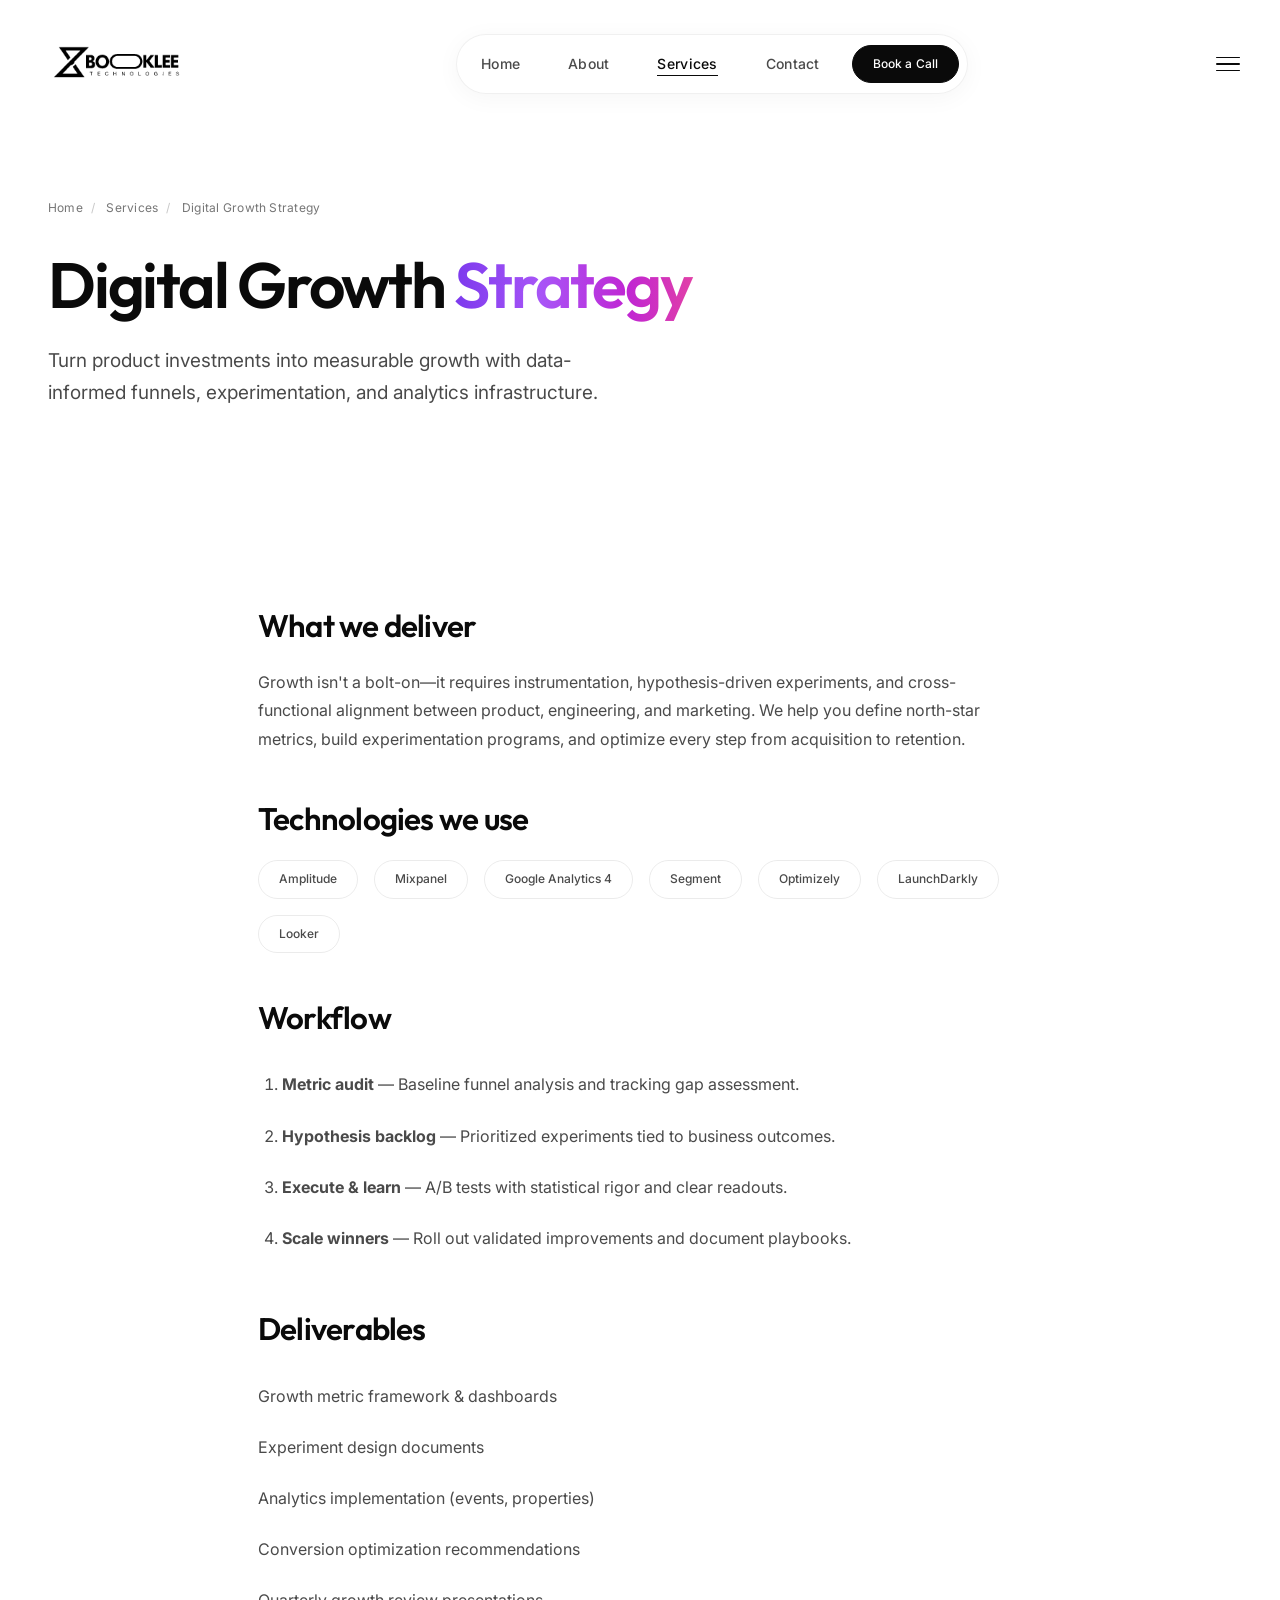
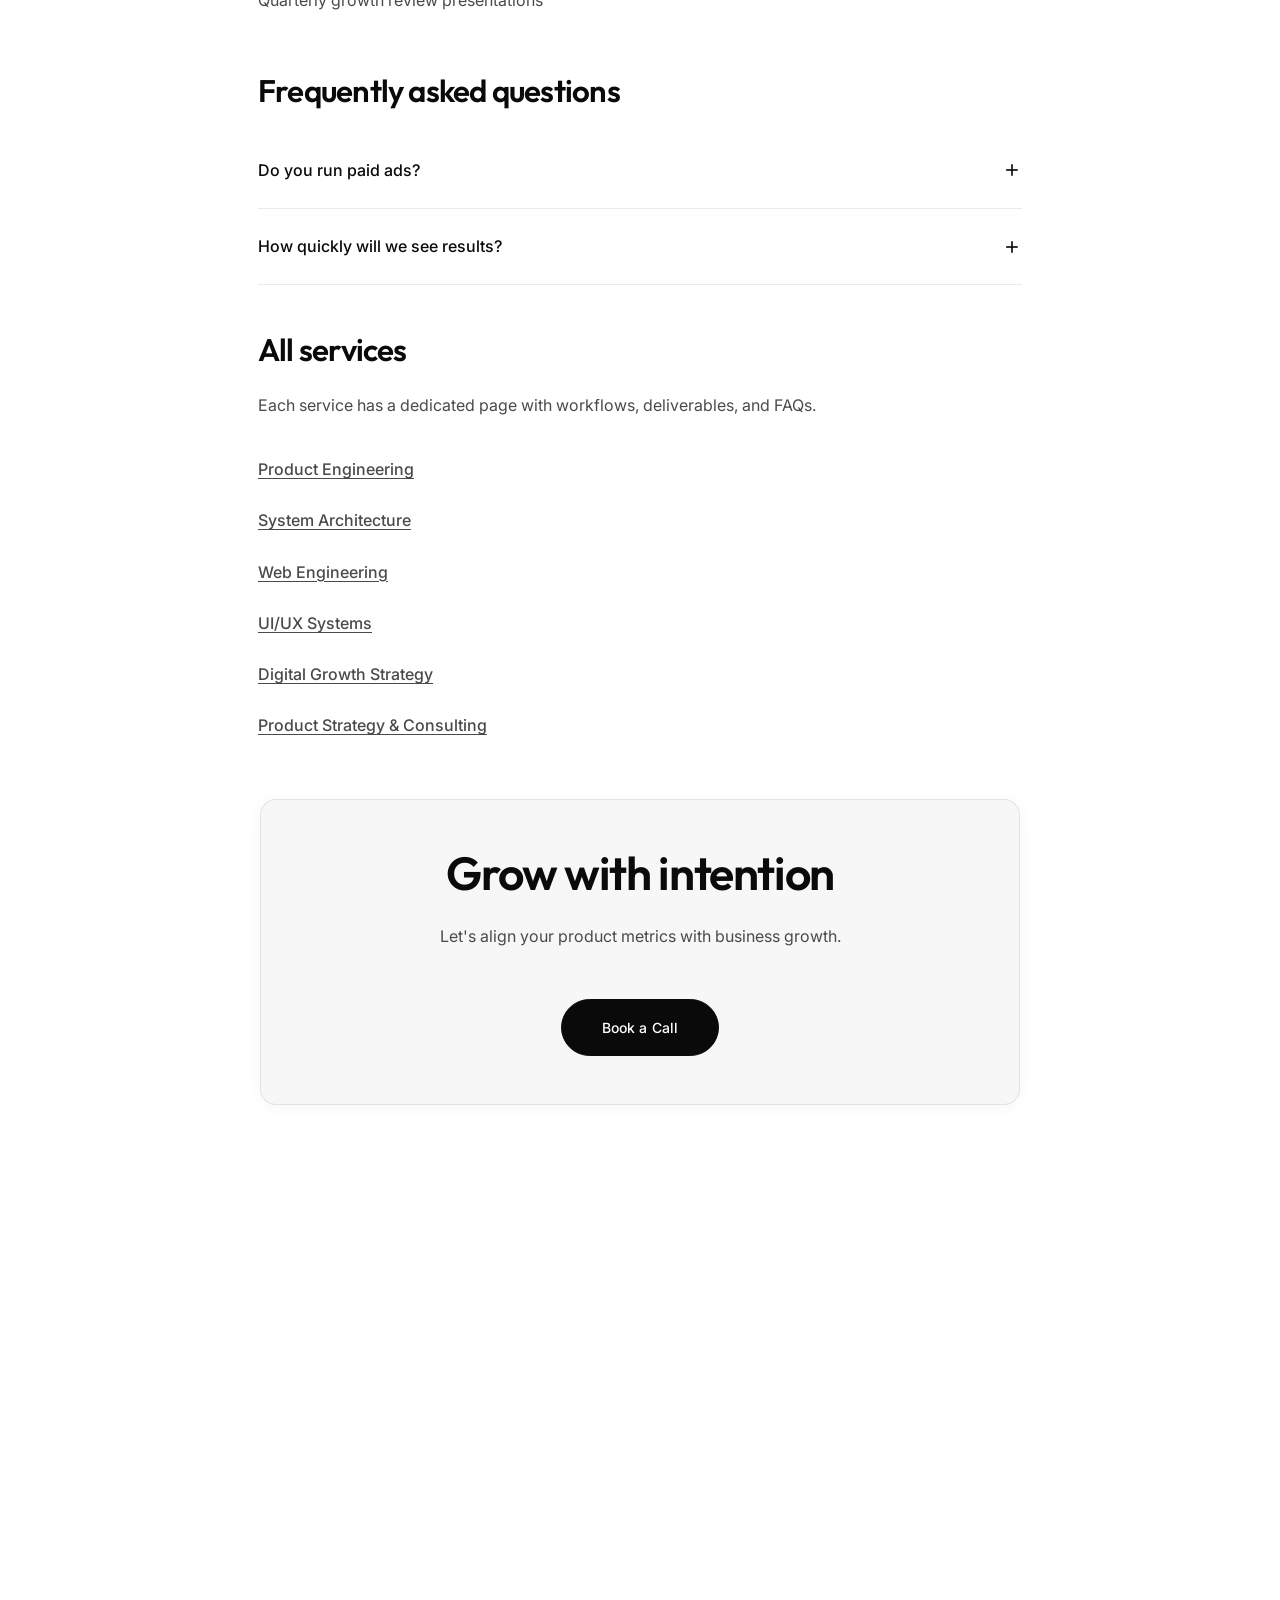
<file: services/digital-growth-strategy.html>
<!-- Auto-generated non-functional update for repository tracking -->
<!DOCTYPE html>
<html lang="en">
<head>
  <meta charset="UTF-8">
  <meta name="viewport" content="width=device-width, initial-scale=1.0">
  <meta name="description" content="Digital Growth Strategy by Booklee Technologies — funnels, experimentation, analytics, and conversion optimization.">
  <meta name="theme-color" content="#050816">
  <title>Digital Growth Strategy | Booklee Technologies</title>
  <link rel="icon" href="../assets/icons/favicon.svg" type="image/svg+xml">
  <link rel="preconnect" href="https://fonts.googleapis.com">
  <link rel="preconnect" href="https://fonts.gstatic.com" crossorigin>
  <link href="https://fonts.googleapis.com/css2?family=Inter:wght@400;500;600&family=Outfit:wght@500;600;700&display=swap" rel="stylesheet">
  <link rel="stylesheet" href="../assets/css/styles.css">
</head>
<body>
  <div id="page-loader" class="page-loader" role="status" aria-label="Loading"><img src="../assets/images/booklee-logo.png" alt="" class="page-loader__logo-img" width="640" height="640" decoding="async"><div class="page-loader__bar"><div class="page-loader__progress"></div></div></div>
  <div id="scroll-progress" class="scroll-progress" role="progressbar" aria-valuemin="0" aria-valuemax="100" aria-valuenow="0"></div>
  <div id="mouse-gradient" class="mouse-gradient" aria-hidden="true"></div>
  <div class="bg-canvas" aria-hidden="true"><div id="bg-particles" class="bg-particles"></div></div>
  <div class="bg-mesh" aria-hidden="true"></div>

  <header id="header" class="header">
    <div class="header__bar">
      <a href="../index.html" class="nav__logo" aria-label="Booklee Technologies home"><img src="../assets/images/booklee-logo.png" alt="Booklee Technologies" class="nav__logo-img" width="560" height="560" decoding="async"></a>
      <nav class="header__pill" aria-label="Main navigation">
        <ul class="nav__links" role="list">
          <li><a href="../index.html" class="nav__link">Home</a></li>
          <li><a href="../about.html" class="nav__link">About</a></li>
          <li><a href="../services.html" class="nav__link">Services</a></li>
          <li><a href="../contact.html" class="nav__link">Contact</a></li>
        </ul>
        <div class="nav__actions"><a href="../book-call.html" class="btn btn--primary btn--sm">Book a Call</a></div>
      </nav>
      <button id="nav-toggle" class="nav__toggle" type="button" aria-expanded="false" aria-controls="mobile-menu" aria-label="Open menu"><span class="nav__toggle-bar"></span><span class="nav__toggle-bar"></span><span class="nav__toggle-bar"></span></button>
    </div>
  </header>
  <div id="mobile-menu" class="mobile-menu" aria-hidden="true">
    <a href="../index.html" class="mobile-menu__link">Home</a>
    <a href="../about.html" class="mobile-menu__link">About</a>
    <a href="../services.html" class="mobile-menu__link">Services</a>
    <a href="../contact.html" class="mobile-menu__link">Contact</a>
    <a href="../book-call.html" class="mobile-menu__link">Book a Call</a>
  </div>

  <main>
    <section class="page-hero">
      <div class="container">
        <nav class="breadcrumb reveal" aria-label="Breadcrumb">
          <a href="../index.html">Home</a><span class="breadcrumb__sep">/</span>
          <a href="../services.html">Services</a><span class="breadcrumb__sep">/</span>
          <span aria-current="page">Digital Growth Strategy</span>
        </nav>
        <h1 class="page-hero__title reveal">Digital Growth <span class="text-gradient">Strategy</span></h1>
        <p class="page-hero__desc reveal">Turn product investments into measurable growth with data-informed funnels, experimentation, and analytics infrastructure.</p>
      </div>
    </section>

    <section class="section">
      <div class="container container--narrow">
        <div class="content-block reveal">
          <h2>What we deliver</h2>
          <p>Growth isn't a bolt-on—it requires instrumentation, hypothesis-driven experiments, and cross-functional alignment between product, engineering, and marketing. We help you define north-star metrics, build experimentation programs, and optimize every step from acquisition to retention.</p>
        </div>

        <div class="content-block reveal">
          <h2>Technologies we use</h2>
          <div class="flex flex-wrap gap-md">
            <span class="tech-pill">Amplitude</span>
            <span class="tech-pill">Mixpanel</span>
            <span class="tech-pill">Google Analytics 4</span>
            <span class="tech-pill">Segment</span>
            <span class="tech-pill">Optimizely</span>
            <span class="tech-pill">LaunchDarkly</span>
            <span class="tech-pill">Looker</span>
          </div>
        </div>

        <div class="content-block reveal">
          <h2>Workflow</h2>
          <ol class="content-block" style="list-style: decimal; padding-left: 1.5rem;">
            <li><strong>Metric audit</strong> — Baseline funnel analysis and tracking gap assessment.</li>
            <li><strong>Hypothesis backlog</strong> — Prioritized experiments tied to business outcomes.</li>
            <li><strong>Execute & learn</strong> — A/B tests with statistical rigor and clear readouts.</li>
            <li><strong>Scale winners</strong> — Roll out validated improvements and document playbooks.</li>
          </ol>
        </div>

        <div class="content-block reveal">
          <h2>Deliverables</h2>
          <ul>
            <li>Growth metric framework & dashboards</li>
            <li>Experiment design documents</li>
            <li>Analytics implementation (events, properties)</li>
            <li>Conversion optimization recommendations</li>
            <li>Quarterly growth review presentations</li>
          </ul>
        </div>

        <div class="content-block reveal" id="faq">
          <h2>Frequently asked questions</h2>
          <div class="faq-item">
            <button class="faq-item__button" type="button" aria-expanded="false">Do you run paid ads?<svg class="faq-item__icon" viewBox="0 0 24 24" fill="none" stroke="currentColor" stroke-width="2" aria-hidden="true"><line x1="12" y1="5" x2="12" y2="19"/><line x1="5" y1="12" x2="19" y2="12"/></svg></button>
            <div class="faq-item__answer"><div class="faq-item__answer-inner">We focus on product-led growth, analytics, and on-site optimization. We partner with specialized media agencies when paid acquisition is in scope.</div></div>
          </div>
          <div class="faq-item">
            <button class="faq-item__button" type="button" aria-expanded="false">How quickly will we see results?<svg class="faq-item__icon" viewBox="0 0 24 24" fill="none" stroke="currentColor" stroke-width="2" aria-hidden="true"><line x1="12" y1="5" x2="12" y2="19"/><line x1="5" y1="12" x2="19" y2="12"/></svg></button>
            <div class="faq-item__answer"><div class="faq-item__answer-inner">Instrumentation improvements show within weeks. Meaningful experiment learnings typically emerge within 4–8 weeks depending on traffic volume.</div></div>
          </div>
        </div>

        <div class="content-block reveal" id="all-services">
          <h2>All services</h2>
          <p class="text-muted mb-lg">Each service has a dedicated page with workflows, deliverables, and FAQs.</p>
          <ul class="services-index" role="list">
            <li><a href="product-engineering.html" class="services-index__link">Product Engineering</a></li>
            <li><a href="system-architecture.html" class="services-index__link">System Architecture</a></li>
            <li><a href="web-engineering.html" class="services-index__link">Web Engineering</a></li>
            <li><a href="ui-ux-systems.html" class="services-index__link">UI/UX Systems</a></li>
            <li><a href="digital-growth-strategy.html" class="services-index__link is-current" aria-current="page">Digital Growth Strategy</a></li>
            <li><a href="product-strategy-consulting.html" class="services-index__link">Product Strategy & Consulting</a></li>
          </ul>
        </div>

        <div class="cta-banner reveal mt-2xl">
          <h2 class="cta-banner__title">Grow with intention</h2>
          <p class="cta-banner__text">Let's align your product metrics with business growth.</p>
          <a href="../book-call.html" class="btn btn--primary btn--lg">Book a Call</a>
        </div>
      </div>
    </section>
  </main>

  <footer class="footer">
    <div class="container">
      <div class="footer__grid">
        <div class="footer__brand">
          <a href="../index.html" class="footer__logo" aria-label="Booklee Technologies home">
            <img src="../assets/images/booklee-logo.png" alt="Booklee Technologies" class="footer__logo-img" width="560" height="560" decoding="async" loading="lazy">
          </a>
          <p>We engineer digital products that scale - combining product thinking, technical excellence, and growth strategy for ambitious teams.</p>
        </div>
        <div>
          <h3 class="footer__heading">Company</h3>
          <a href="../about.html" class="footer__link">About</a>
          <a href="../services.html" class="footer__link">Services</a>
          <a href="../book-call.html" class="footer__link">Book a Call</a>
        </div>
        <div>
          <h3 class="footer__heading">Services</h3>
          <a href="product-engineering.html" class="footer__link">Product Engineering</a>
          <a href="system-architecture.html" class="footer__link">System Architecture</a>
          <a href="web-engineering.html" class="footer__link">Web Engineering</a>
          <a href="ui-ux-systems.html" class="footer__link">UI/UX Systems</a>
          <a href="digital-growth-strategy.html" class="footer__link">Digital Growth Strategy</a>
          <a href="product-strategy-consulting.html" class="footer__link">Product Strategy &amp; Consulting</a>
        </div>
        <div>
          <h3 class="footer__heading">Contact</h3>
          <a href="mailto:bookleetechnologies@gmail.com" class="footer__link" data-site-email="text">bookleetechnologies@gmail.com</a>
          <a href="../contact.html" class="footer__link">Contact Form</a>
        </div>
      </div>
      <div class="footer__final" id="footer-signature">
        <div class="footer__final-left">
          <p class="footer__copyright">&copy; <span id="year"></span> Booklee Technologies. All rights reserved.</p>
          <div class="footer__social-pills">
            <a href="https://www.linkedin.com/company/booklee-technologies/" class="footer__pill" data-site-linkedin target="_blank" rel="noopener noreferrer">LinkedIn</a>
            <a href="https://www.instagram.com/booklee.in/" class="footer__pill" data-site-instagram target="_blank" rel="noopener noreferrer">Instagram</a>
          </div>
        </div>
        <div class="footer__final-right">
          <div class="footer__signature-glow" id="footer-booklee-glow" aria-hidden="true"></div>
          <span class="footer__booklee reveal-stagger" role="img" aria-label="Booklee">
            <span class="footer__booklee-char" tabindex="0">B</span>
            <span class="footer__booklee-char" tabindex="0">o</span>
            <span class="footer__booklee-char" tabindex="0">o</span>
            <span class="footer__booklee-char" tabindex="0">k</span>
            <span class="footer__booklee-char" tabindex="0">l</span>
            <span class="footer__booklee-char" tabindex="0">e</span>
            <span class="footer__booklee-char" tabindex="0">e</span>
          </span>
        </div>
      </div>
    </div>
  </footer>
  <script>document.getElementById("year").textContent = new Date().getFullYear();</script>
  <script src="../assets/js/scripts.js" defer></script>
</body>
</html>
</file>
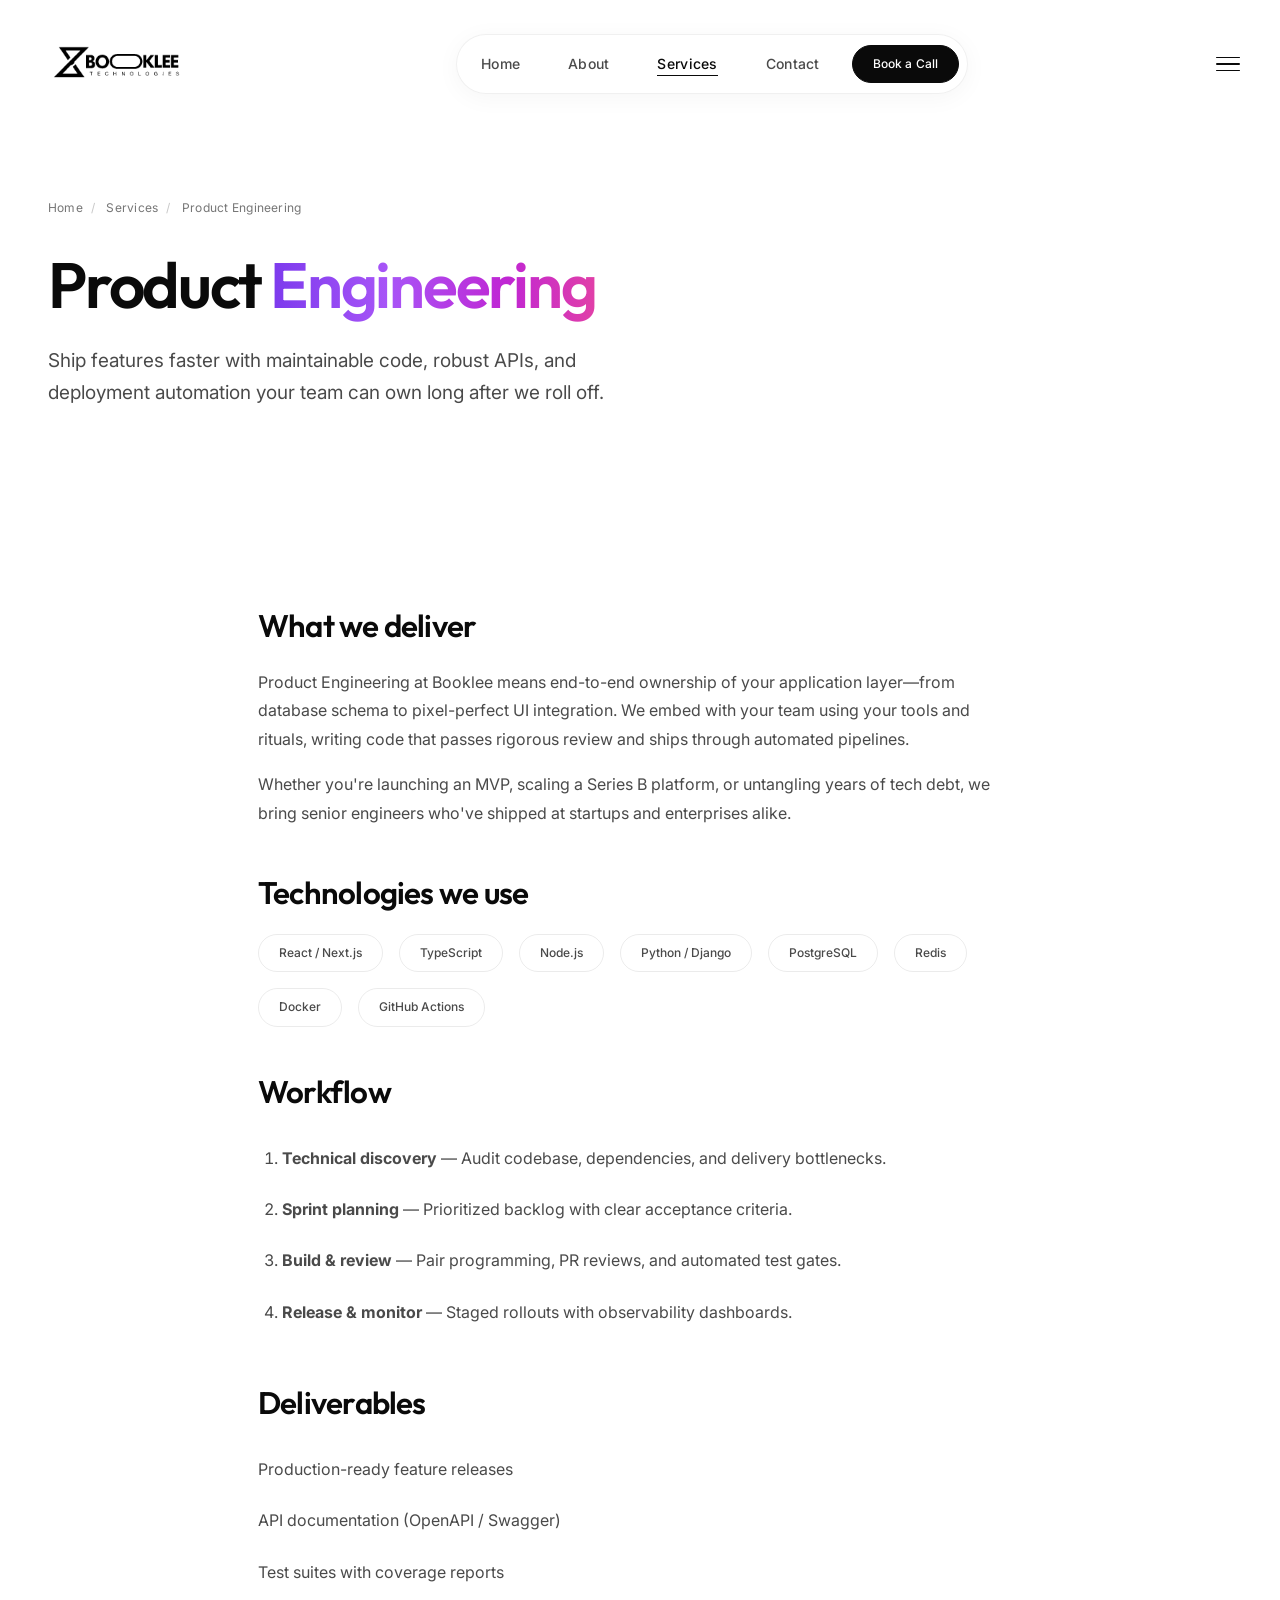
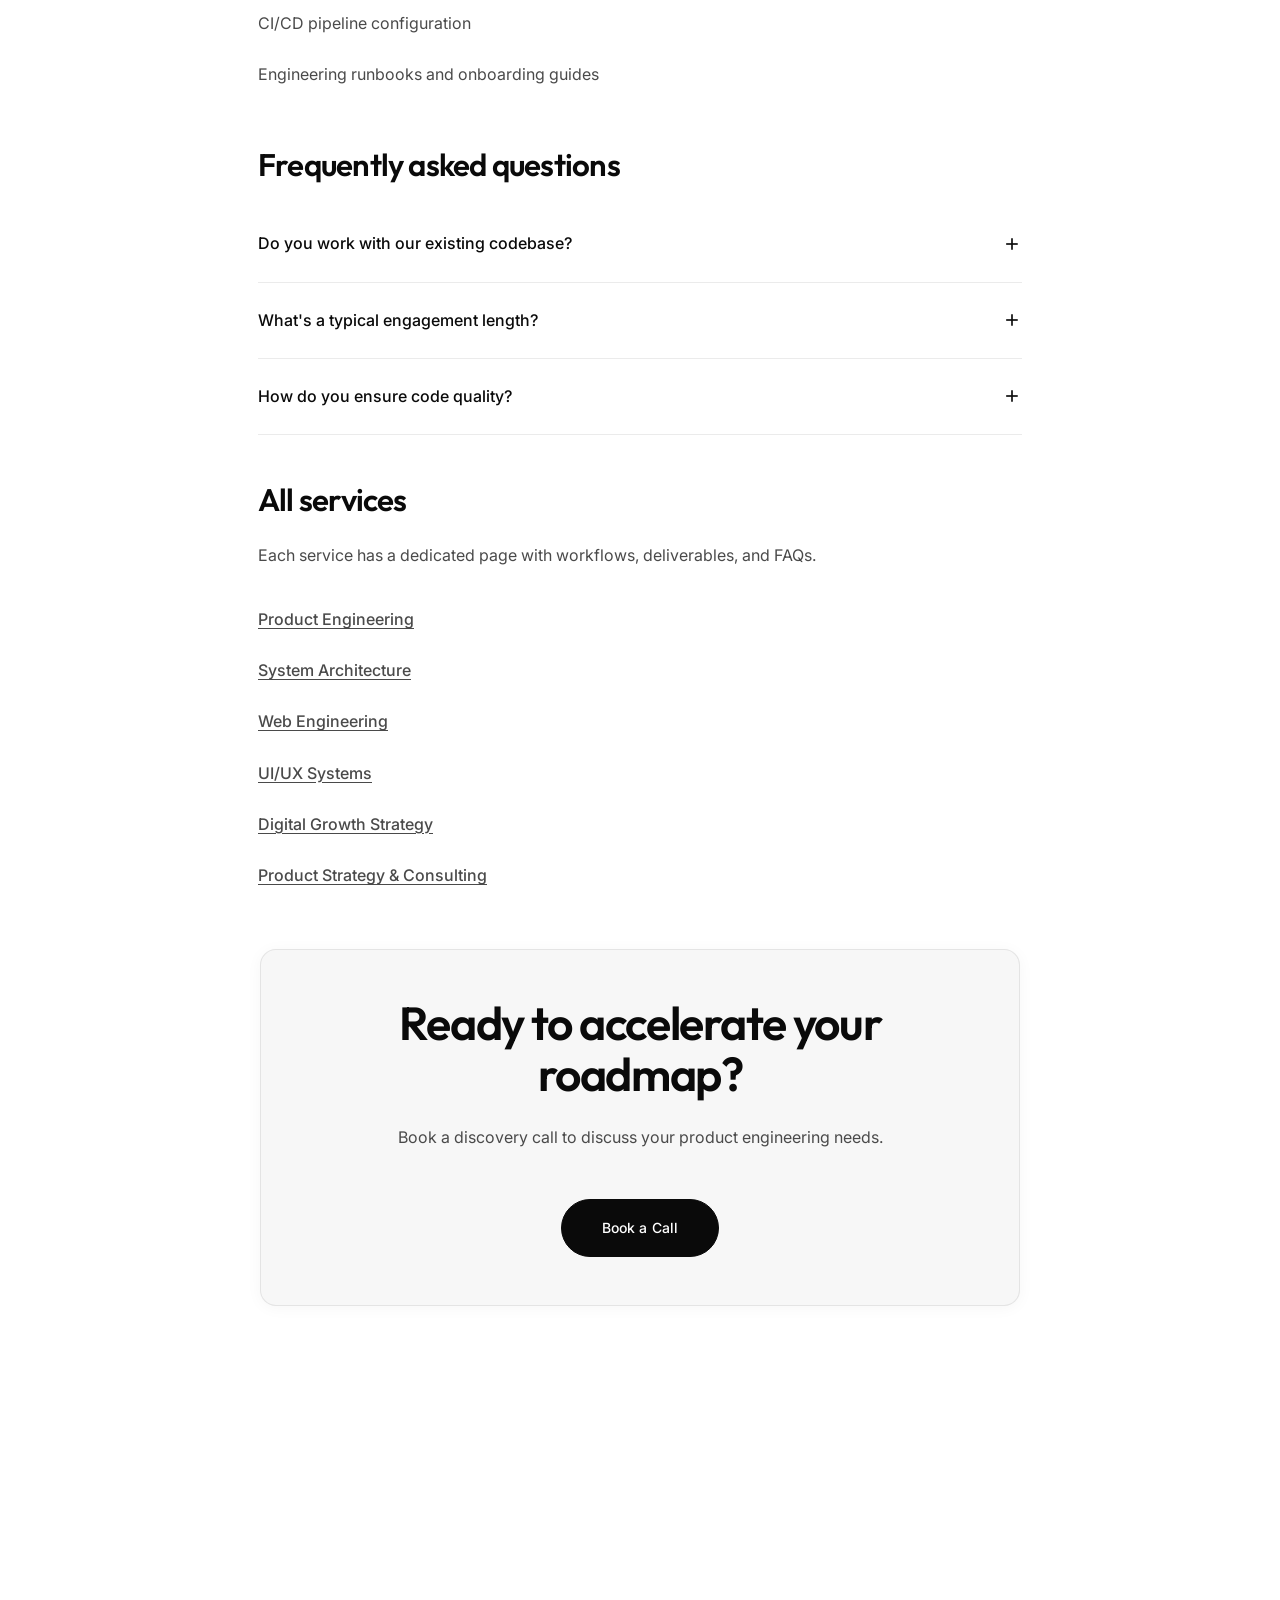
<file: services/product-engineering.html>
<!-- Auto-generated non-functional update for repository tracking -->
<!DOCTYPE html>
<html lang="en">
<head>
  <meta charset="UTF-8">
  <meta name="viewport" content="width=device-width, initial-scale=1.0">
  <meta name="description" content="Product Engineering by Booklee Technologies — full-stack development, APIs, modernization, and CI/CD for scalable digital products.">
  <meta name="theme-color" content="#050816">
  <title>Product Engineering | Booklee Technologies</title>
  <link rel="icon" href="../assets/icons/favicon.svg" type="image/svg+xml">
  <link rel="preconnect" href="https://fonts.googleapis.com">
  <link rel="preconnect" href="https://fonts.gstatic.com" crossorigin>
  <link href="https://fonts.googleapis.com/css2?family=Inter:wght@400;500;600&family=Outfit:wght@500;600;700&display=swap" rel="stylesheet">
  <link rel="stylesheet" href="../assets/css/styles.css">
</head>
<body>
  <div id="page-loader" class="page-loader" role="status" aria-label="Loading"><img src="../assets/images/booklee-logo.png" alt="" class="page-loader__logo-img" width="640" height="640" decoding="async"><div class="page-loader__bar"><div class="page-loader__progress"></div></div></div>
  <div id="scroll-progress" class="scroll-progress" role="progressbar" aria-valuemin="0" aria-valuemax="100" aria-valuenow="0"></div>
  <div id="mouse-gradient" class="mouse-gradient" aria-hidden="true"></div>
  <div class="bg-canvas" aria-hidden="true"><div id="bg-particles" class="bg-particles"></div></div>
  <div class="bg-mesh" aria-hidden="true"></div>

  <header id="header" class="header">
    <div class="header__bar">
      <a href="../index.html" class="nav__logo" aria-label="Booklee Technologies home"><img src="../assets/images/booklee-logo.png" alt="Booklee Technologies" class="nav__logo-img" width="560" height="560" decoding="async"></a>
      <nav class="header__pill" aria-label="Main navigation">
        <ul class="nav__links" role="list">
          <li><a href="../index.html" class="nav__link">Home</a></li>
          <li><a href="../about.html" class="nav__link">About</a></li>
          <li><a href="../services.html" class="nav__link">Services</a></li>
          <li><a href="../contact.html" class="nav__link">Contact</a></li>
        </ul>
        <div class="nav__actions"><a href="../book-call.html" class="btn btn--primary btn--sm">Book a Call</a></div>
      </nav>
      <button id="nav-toggle" class="nav__toggle" type="button" aria-expanded="false" aria-controls="mobile-menu" aria-label="Open menu"><span class="nav__toggle-bar"></span><span class="nav__toggle-bar"></span><span class="nav__toggle-bar"></span></button>
    </div>
  </header>
  <div id="mobile-menu" class="mobile-menu" aria-hidden="true">
    <a href="../index.html" class="mobile-menu__link">Home</a>
    <a href="../about.html" class="mobile-menu__link">About</a>
    <a href="../services.html" class="mobile-menu__link">Services</a>
    <a href="../contact.html" class="mobile-menu__link">Contact</a>
    <a href="../book-call.html" class="mobile-menu__link">Book a Call</a>
  </div>

  <main>
    <section class="page-hero">
      <div class="container">
        <nav class="breadcrumb reveal" aria-label="Breadcrumb">
          <a href="../index.html">Home</a><span class="breadcrumb__sep">/</span>
          <a href="../services.html">Services</a><span class="breadcrumb__sep">/</span>
          <span aria-current="page">Product Engineering</span>
        </nav>
        <h1 class="page-hero__title reveal">Product <span class="text-gradient">Engineering</span></h1>
        <p class="page-hero__desc reveal">Ship features faster with maintainable code, robust APIs, and deployment automation your team can own long after we roll off.</p>
      </div>
    </section>

    <section class="section">
      <div class="container container--narrow">
        <div class="content-block reveal">
          <h2>What we deliver</h2>
          <p>Product Engineering at Booklee means end-to-end ownership of your application layer—from database schema to pixel-perfect UI integration. We embed with your team using your tools and rituals, writing code that passes rigorous review and ships through automated pipelines.</p>
          <p>Whether you're launching an MVP, scaling a Series B platform, or untangling years of tech debt, we bring senior engineers who've shipped at startups and enterprises alike.</p>
        </div>

        <div class="content-block reveal">
          <h2>Technologies we use</h2>
          <div class="flex flex-wrap gap-md" role="list">
            <span class="tech-pill">React / Next.js</span>
            <span class="tech-pill">TypeScript</span>
            <span class="tech-pill">Node.js</span>
            <span class="tech-pill">Python / Django</span>
            <span class="tech-pill">PostgreSQL</span>
            <span class="tech-pill">Redis</span>
            <span class="tech-pill">Docker</span>
            <span class="tech-pill">GitHub Actions</span>
          </div>
        </div>

        <div class="content-block reveal">
          <h2>Workflow</h2>
          <ol class="content-block" style="list-style: decimal; padding-left: 1.5rem;">
            <li><strong>Technical discovery</strong> — Audit codebase, dependencies, and delivery bottlenecks.</li>
            <li><strong>Sprint planning</strong> — Prioritized backlog with clear acceptance criteria.</li>
            <li><strong>Build & review</strong> — Pair programming, PR reviews, and automated test gates.</li>
            <li><strong>Release & monitor</strong> — Staged rollouts with observability dashboards.</li>
          </ol>
        </div>

        <div class="content-block reveal">
          <h2>Deliverables</h2>
          <ul>
            <li>Production-ready feature releases</li>
            <li>API documentation (OpenAPI / Swagger)</li>
            <li>Test suites with coverage reports</li>
            <li>CI/CD pipeline configuration</li>
            <li>Engineering runbooks and onboarding guides</li>
          </ul>
        </div>

        <div class="content-block reveal" id="faq">
          <h2>Frequently asked questions</h2>
          <div class="faq-item">
            <button class="faq-item__button" type="button" aria-expanded="false">Do you work with our existing codebase?<svg class="faq-item__icon" viewBox="0 0 24 24" fill="none" stroke="currentColor" stroke-width="2" aria-hidden="true"><line x1="12" y1="5" x2="12" y2="19"/><line x1="5" y1="12" x2="19" y2="12"/></svg></button>
            <div class="faq-item__answer"><div class="faq-item__answer-inner">Yes. We prefer embedding in your repository, following your conventions, and improving incrementally rather than big-bang rewrites unless strategically necessary.</div></div>
          </div>
          <div class="faq-item">
            <button class="faq-item__button" type="button" aria-expanded="false">What's a typical engagement length?<svg class="faq-item__icon" viewBox="0 0 24 24" fill="none" stroke="currentColor" stroke-width="2" aria-hidden="true"><line x1="12" y1="5" x2="12" y2="19"/><line x1="5" y1="12" x2="19" y2="12"/></svg></button>
            <div class="faq-item__answer"><div class="faq-item__answer-inner">Most product engineering engagements run 3–9 months. We also offer 2-week technical spikes for scoped proofs of concept.</div></div>
          </div>
          <div class="faq-item">
            <button class="faq-item__button" type="button" aria-expanded="false">How do you ensure code quality?<svg class="faq-item__icon" viewBox="0 0 24 24" fill="none" stroke="currentColor" stroke-width="2" aria-hidden="true"><line x1="12" y1="5" x2="12" y2="19"/><line x1="5" y1="12" x2="19" y2="12"/></svg></button>
            <div class="faq-item__answer"><div class="faq-item__answer-inner">Mandatory code reviews, linting, unit/integration tests, and performance budgets. We align on quality gates during kickoff.</div></div>
          </div>
        </div>

        <div class="content-block reveal" id="all-services">
          <h2>All services</h2>
          <p class="text-muted mb-lg">Each service has a dedicated page with workflows, deliverables, and FAQs.</p>
          <ul class="services-index" role="list">
            <li><a href="product-engineering.html" class="services-index__link is-current" aria-current="page">Product Engineering</a></li>
            <li><a href="system-architecture.html" class="services-index__link">System Architecture</a></li>
            <li><a href="web-engineering.html" class="services-index__link">Web Engineering</a></li>
            <li><a href="ui-ux-systems.html" class="services-index__link">UI/UX Systems</a></li>
            <li><a href="digital-growth-strategy.html" class="services-index__link">Digital Growth Strategy</a></li>
            <li><a href="product-strategy-consulting.html" class="services-index__link">Product Strategy & Consulting</a></li>
          </ul>
        </div>

        <div class="cta-banner reveal mt-2xl">
          <h2 class="cta-banner__title">Ready to accelerate your roadmap?</h2>
          <p class="cta-banner__text">Book a discovery call to discuss your product engineering needs.</p>
          <a href="../book-call.html" class="btn btn--primary btn--lg">Book a Call</a>
        </div>
      </div>
    </section>
  </main>

  <footer class="footer">
    <div class="container">
      <div class="footer__grid">
        <div class="footer__brand">
          <a href="../index.html" class="footer__logo" aria-label="Booklee Technologies home">
            <img src="../assets/images/booklee-logo.png" alt="Booklee Technologies" class="footer__logo-img" width="560" height="560" decoding="async" loading="lazy">
          </a>
          <p>We engineer digital products that scale - combining product thinking, technical excellence, and growth strategy for ambitious teams.</p>
        </div>
        <div>
          <h3 class="footer__heading">Company</h3>
          <a href="../about.html" class="footer__link">About</a>
          <a href="../services.html" class="footer__link">Services</a>
          <a href="../book-call.html" class="footer__link">Book a Call</a>
        </div>
        <div>
          <h3 class="footer__heading">Services</h3>
          <a href="product-engineering.html" class="footer__link">Product Engineering</a>
          <a href="system-architecture.html" class="footer__link">System Architecture</a>
          <a href="web-engineering.html" class="footer__link">Web Engineering</a>
          <a href="ui-ux-systems.html" class="footer__link">UI/UX Systems</a>
          <a href="digital-growth-strategy.html" class="footer__link">Digital Growth Strategy</a>
          <a href="product-strategy-consulting.html" class="footer__link">Product Strategy &amp; Consulting</a>
        </div>
        <div>
          <h3 class="footer__heading">Contact</h3>
          <a href="mailto:bookleetechnologies@gmail.com" class="footer__link" data-site-email="text">bookleetechnologies@gmail.com</a>
          <a href="../contact.html" class="footer__link">Contact Form</a>
        </div>
      </div>
      <div class="footer__final" id="footer-signature">
        <div class="footer__final-left">
          <p class="footer__copyright">&copy; <span id="year"></span> Booklee Technologies. All rights reserved.</p>
          <div class="footer__social-pills">
            <a href="https://www.linkedin.com/company/booklee-technologies/" class="footer__pill" data-site-linkedin target="_blank" rel="noopener noreferrer">LinkedIn</a>
            <a href="https://www.instagram.com/booklee.in/" class="footer__pill" data-site-instagram target="_blank" rel="noopener noreferrer">Instagram</a>
          </div>
        </div>
        <div class="footer__final-right">
          <div class="footer__signature-glow" id="footer-booklee-glow" aria-hidden="true"></div>
          <span class="footer__booklee reveal-stagger" role="img" aria-label="Booklee">
            <span class="footer__booklee-char" tabindex="0">B</span>
            <span class="footer__booklee-char" tabindex="0">o</span>
            <span class="footer__booklee-char" tabindex="0">o</span>
            <span class="footer__booklee-char" tabindex="0">k</span>
            <span class="footer__booklee-char" tabindex="0">l</span>
            <span class="footer__booklee-char" tabindex="0">e</span>
            <span class="footer__booklee-char" tabindex="0">e</span>
          </span>
        </div>
      </div>
    </div>
  </footer>
  <script>document.getElementById("year").textContent = new Date().getFullYear();</script>
  <script src="../assets/js/scripts.js" defer></script>
</body>
</html>
</file>
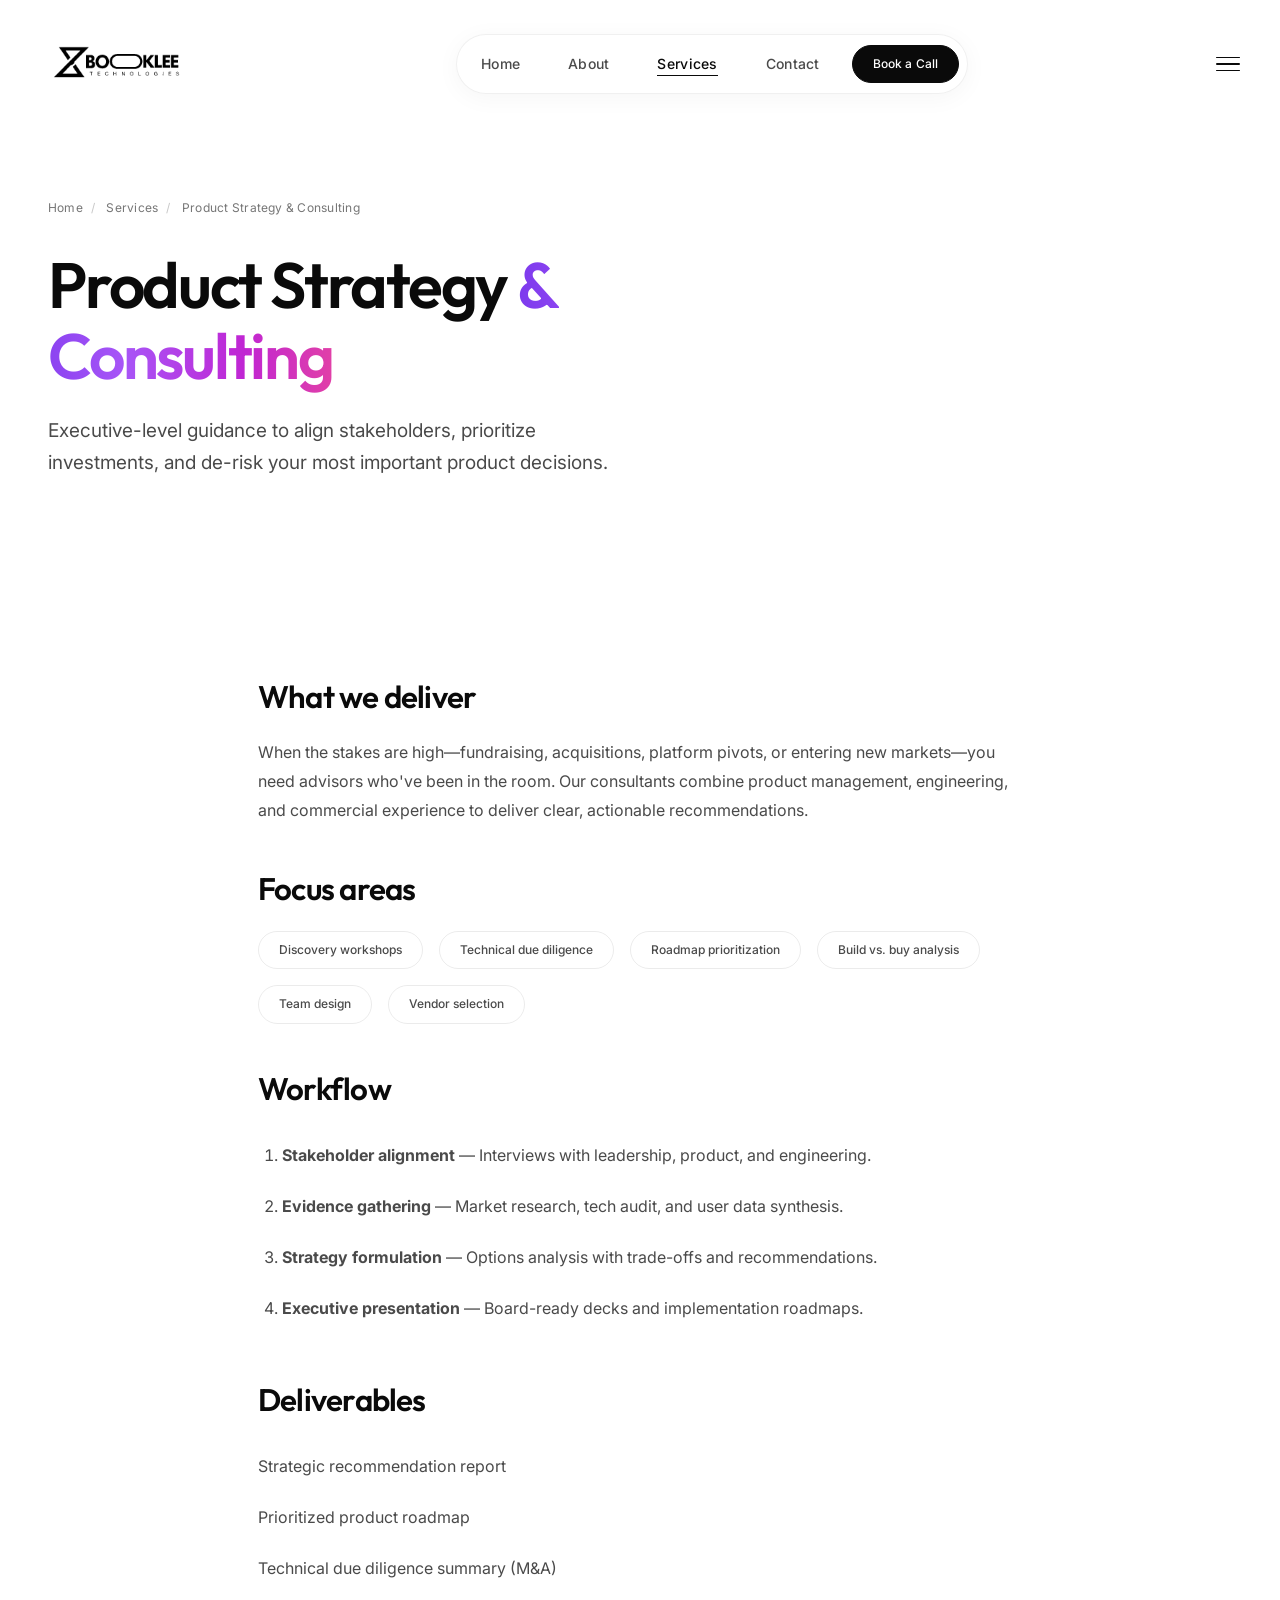
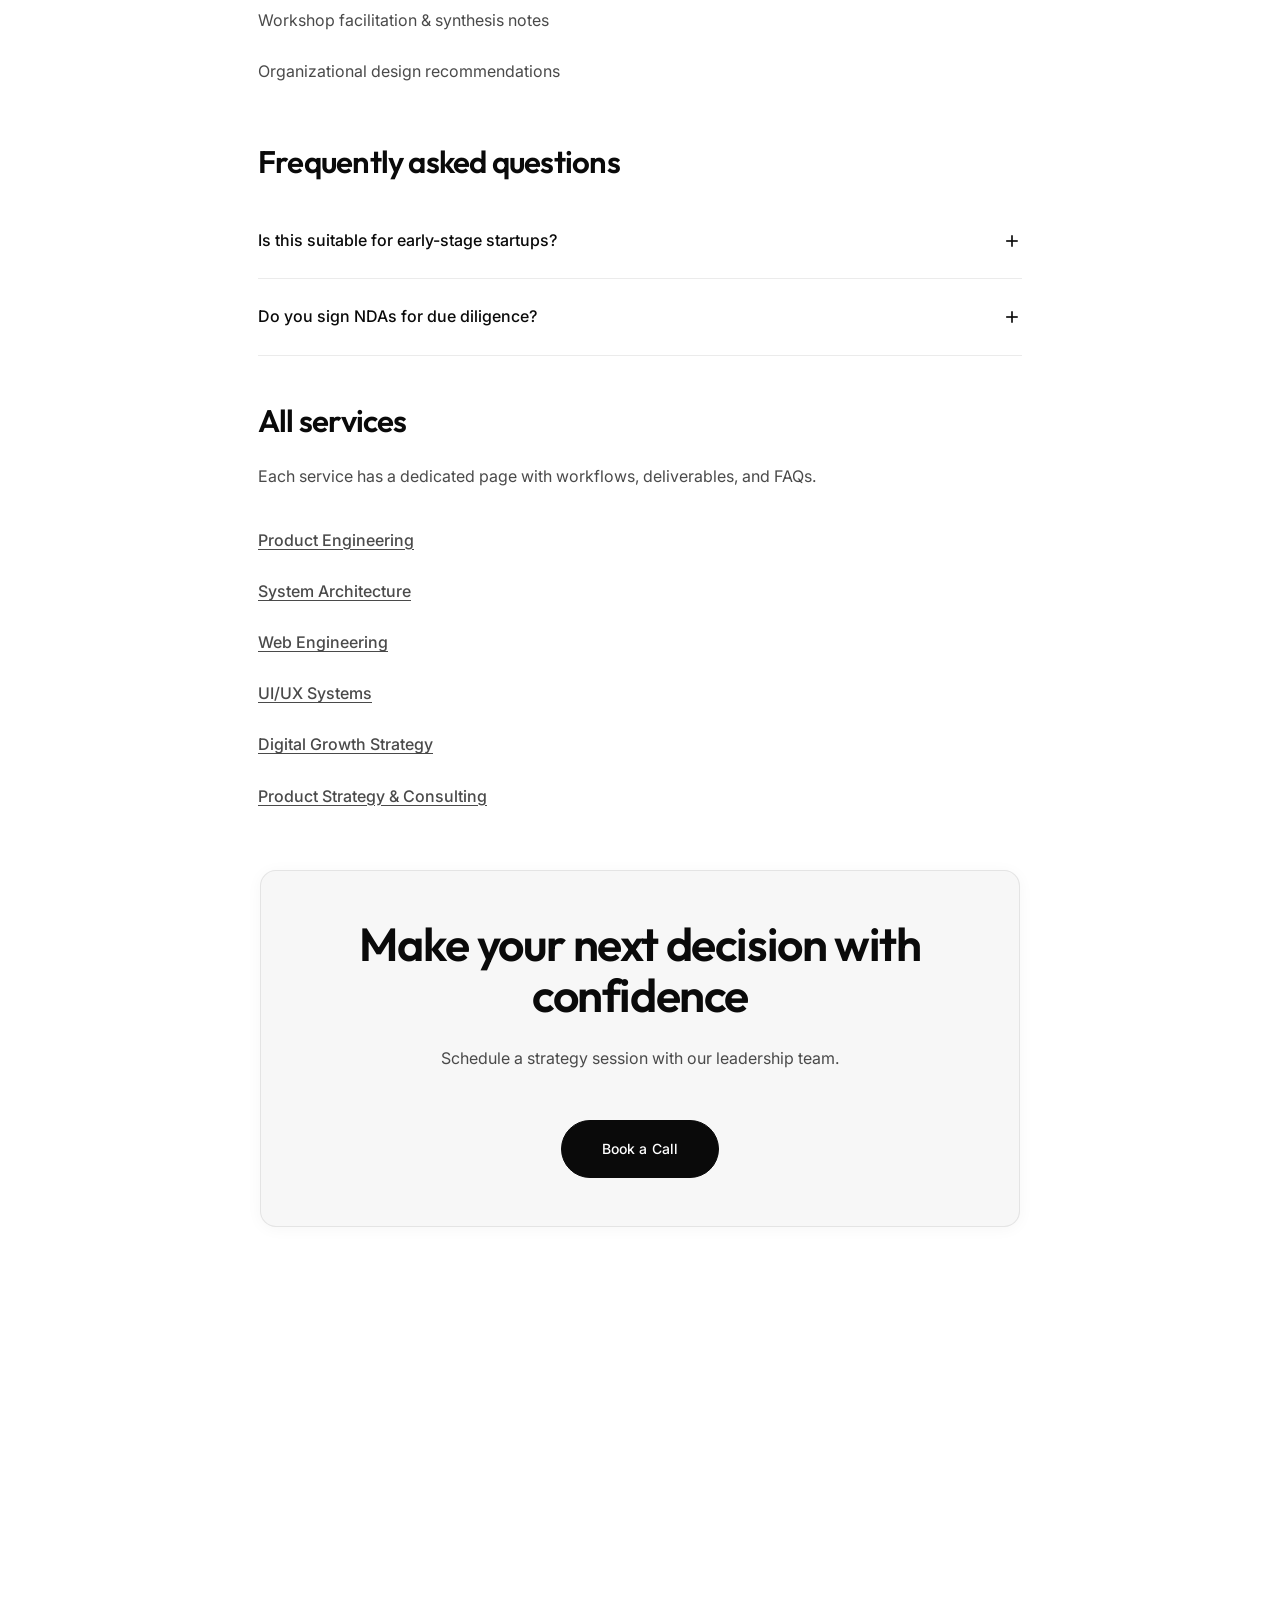
<file: services/product-strategy-consulting.html>
<!-- Auto-generated non-functional update for repository tracking -->
<!DOCTYPE html>
<html lang="en">
<head>
  <meta charset="UTF-8">
  <meta name="viewport" content="width=device-width, initial-scale=1.0">
  <meta name="description" content="Product Strategy & Consulting by Booklee Technologies — discovery workshops, due diligence, roadmaps, and executive advisory.">
  <meta name="theme-color" content="#050816">
  <title>Product Strategy & Consulting | Booklee Technologies</title>
  <link rel="icon" href="../assets/icons/favicon.svg" type="image/svg+xml">
  <link rel="preconnect" href="https://fonts.googleapis.com">
  <link rel="preconnect" href="https://fonts.gstatic.com" crossorigin>
  <link href="https://fonts.googleapis.com/css2?family=Inter:wght@400;500;600&family=Outfit:wght@500;600;700&display=swap" rel="stylesheet">
  <link rel="stylesheet" href="../assets/css/styles.css">
</head>
<body>
  <div id="page-loader" class="page-loader" role="status" aria-label="Loading"><img src="../assets/images/booklee-logo.png" alt="" class="page-loader__logo-img" width="640" height="640" decoding="async"><div class="page-loader__bar"><div class="page-loader__progress"></div></div></div>
  <div id="scroll-progress" class="scroll-progress" role="progressbar" aria-valuemin="0" aria-valuemax="100" aria-valuenow="0"></div>
  <div id="mouse-gradient" class="mouse-gradient" aria-hidden="true"></div>
  <div class="bg-canvas" aria-hidden="true"><div id="bg-particles" class="bg-particles"></div></div>
  <div class="bg-mesh" aria-hidden="true"></div>

  <header id="header" class="header">
    <div class="header__bar">
      <a href="../index.html" class="nav__logo" aria-label="Booklee Technologies home"><img src="../assets/images/booklee-logo.png" alt="Booklee Technologies" class="nav__logo-img" width="560" height="560" decoding="async"></a>
      <nav class="header__pill" aria-label="Main navigation">
        <ul class="nav__links" role="list">
          <li><a href="../index.html" class="nav__link">Home</a></li>
          <li><a href="../about.html" class="nav__link">About</a></li>
          <li><a href="../services.html" class="nav__link">Services</a></li>
          <li><a href="../contact.html" class="nav__link">Contact</a></li>
        </ul>
        <div class="nav__actions"><a href="../book-call.html" class="btn btn--primary btn--sm">Book a Call</a></div>
      </nav>
      <button id="nav-toggle" class="nav__toggle" type="button" aria-expanded="false" aria-controls="mobile-menu" aria-label="Open menu"><span class="nav__toggle-bar"></span><span class="nav__toggle-bar"></span><span class="nav__toggle-bar"></span></button>
    </div>
  </header>
  <div id="mobile-menu" class="mobile-menu" aria-hidden="true">
    <a href="../index.html" class="mobile-menu__link">Home</a>
    <a href="../about.html" class="mobile-menu__link">About</a>
    <a href="../services.html" class="mobile-menu__link">Services</a>
    <a href="../contact.html" class="mobile-menu__link">Contact</a>
    <a href="../book-call.html" class="mobile-menu__link">Book a Call</a>
  </div>

  <main>
    <section class="page-hero">
      <div class="container">
        <nav class="breadcrumb reveal" aria-label="Breadcrumb">
          <a href="../index.html">Home</a><span class="breadcrumb__sep">/</span>
          <a href="../services.html">Services</a><span class="breadcrumb__sep">/</span>
          <span aria-current="page">Product Strategy & Consulting</span>
        </nav>
        <h1 class="page-hero__title reveal">Product Strategy <span class="text-gradient">& Consulting</span></h1>
        <p class="page-hero__desc reveal">Executive-level guidance to align stakeholders, prioritize investments, and de-risk your most important product decisions.</p>
      </div>
    </section>

    <section class="section">
      <div class="container container--narrow">
        <div class="content-block reveal">
          <h2>What we deliver</h2>
          <p>When the stakes are high—fundraising, acquisitions, platform pivots, or entering new markets—you need advisors who've been in the room. Our consultants combine product management, engineering, and commercial experience to deliver clear, actionable recommendations.</p>
        </div>

        <div class="content-block reveal">
          <h2>Focus areas</h2>
          <div class="flex flex-wrap gap-md">
            <span class="tech-pill">Discovery workshops</span>
            <span class="tech-pill">Technical due diligence</span>
            <span class="tech-pill">Roadmap prioritization</span>
            <span class="tech-pill">Build vs. buy analysis</span>
            <span class="tech-pill">Team design</span>
            <span class="tech-pill">Vendor selection</span>
          </div>
        </div>

        <div class="content-block reveal">
          <h2>Workflow</h2>
          <ol class="content-block" style="list-style: decimal; padding-left: 1.5rem;">
            <li><strong>Stakeholder alignment</strong> — Interviews with leadership, product, and engineering.</li>
            <li><strong>Evidence gathering</strong> — Market research, tech audit, and user data synthesis.</li>
            <li><strong>Strategy formulation</strong> — Options analysis with trade-offs and recommendations.</li>
            <li><strong>Executive presentation</strong> — Board-ready decks and implementation roadmaps.</li>
          </ol>
        </div>

        <div class="content-block reveal">
          <h2>Deliverables</h2>
          <ul>
            <li>Strategic recommendation report</li>
            <li>Prioritized product roadmap</li>
            <li>Technical due diligence summary (M&A)</li>
            <li>Workshop facilitation & synthesis notes</li>
            <li>Organizational design recommendations</li>
          </ul>
        </div>

        <div class="content-block reveal" id="faq">
          <h2>Frequently asked questions</h2>
          <div class="faq-item">
            <button class="faq-item__button" type="button" aria-expanded="false">Is this suitable for early-stage startups?<svg class="faq-item__icon" viewBox="0 0 24 24" fill="none" stroke="currentColor" stroke-width="2" aria-hidden="true"><line x1="12" y1="5" x2="12" y2="19"/><line x1="5" y1="12" x2="19" y2="12"/></svg></button>
            <div class="faq-item__answer"><div class="faq-item__answer-inner">Yes. Our discovery workshops help pre-seed and seed teams validate ideas, define MVPs, and prepare for technical co-founder conversations.</div></div>
          </div>
          <div class="faq-item">
            <button class="faq-item__button" type="button" aria-expanded="false">Do you sign NDAs for due diligence?<svg class="faq-item__icon" viewBox="0 0 24 24" fill="none" stroke="currentColor" stroke-width="2" aria-hidden="true"><line x1="12" y1="5" x2="12" y2="19"/><line x1="5" y1="12" x2="19" y2="12"/></svg></button>
            <div class="faq-item__answer"><div class="faq-item__answer-inner">Standard practice for all consulting and diligence engagements. We work under mutual NDAs with investors and acquirers regularly.</div></div>
          </div>
        </div>

        <div class="content-block reveal" id="all-services">
          <h2>All services</h2>
          <p class="text-muted mb-lg">Each service has a dedicated page with workflows, deliverables, and FAQs.</p>
          <ul class="services-index" role="list">
            <li><a href="product-engineering.html" class="services-index__link">Product Engineering</a></li>
            <li><a href="system-architecture.html" class="services-index__link">System Architecture</a></li>
            <li><a href="web-engineering.html" class="services-index__link">Web Engineering</a></li>
            <li><a href="ui-ux-systems.html" class="services-index__link">UI/UX Systems</a></li>
            <li><a href="digital-growth-strategy.html" class="services-index__link">Digital Growth Strategy</a></li>
            <li><a href="product-strategy-consulting.html" class="services-index__link is-current" aria-current="page">Product Strategy & Consulting</a></li>
          </ul>
        </div>

        <div class="cta-banner reveal mt-2xl">
          <h2 class="cta-banner__title">Make your next decision with confidence</h2>
          <p class="cta-banner__text">Schedule a strategy session with our leadership team.</p>
          <a href="../book-call.html" class="btn btn--primary btn--lg">Book a Call</a>
        </div>
      </div>
    </section>
  </main>

  <footer class="footer">
    <div class="container">
      <div class="footer__grid">
        <div class="footer__brand">
          <a href="../index.html" class="footer__logo" aria-label="Booklee Technologies home">
            <img src="../assets/images/booklee-logo.png" alt="Booklee Technologies" class="footer__logo-img" width="560" height="560" decoding="async" loading="lazy">
          </a>
          <p>We engineer digital products that scale - combining product thinking, technical excellence, and growth strategy for ambitious teams.</p>
        </div>
        <div>
          <h3 class="footer__heading">Company</h3>
          <a href="../about.html" class="footer__link">About</a>
          <a href="../services.html" class="footer__link">Services</a>
          <a href="../book-call.html" class="footer__link">Book a Call</a>
        </div>
        <div>
          <h3 class="footer__heading">Services</h3>
          <a href="product-engineering.html" class="footer__link">Product Engineering</a>
          <a href="system-architecture.html" class="footer__link">System Architecture</a>
          <a href="web-engineering.html" class="footer__link">Web Engineering</a>
          <a href="ui-ux-systems.html" class="footer__link">UI/UX Systems</a>
          <a href="digital-growth-strategy.html" class="footer__link">Digital Growth Strategy</a>
          <a href="product-strategy-consulting.html" class="footer__link">Product Strategy &amp; Consulting</a>
        </div>
        <div>
          <h3 class="footer__heading">Contact</h3>
          <a href="mailto:bookleetechnologies@gmail.com" class="footer__link" data-site-email="text">bookleetechnologies@gmail.com</a>
          <a href="../contact.html" class="footer__link">Contact Form</a>
        </div>
      </div>
      <div class="footer__final" id="footer-signature">
        <div class="footer__final-left">
          <p class="footer__copyright">&copy; <span id="year"></span> Booklee Technologies. All rights reserved.</p>
          <div class="footer__social-pills">
            <a href="https://www.linkedin.com/company/booklee-technologies/" class="footer__pill" data-site-linkedin target="_blank" rel="noopener noreferrer">LinkedIn</a>
            <a href="https://www.instagram.com/booklee.in/" class="footer__pill" data-site-instagram target="_blank" rel="noopener noreferrer">Instagram</a>
          </div>
        </div>
        <div class="footer__final-right">
          <div class="footer__signature-glow" id="footer-booklee-glow" aria-hidden="true"></div>
          <span class="footer__booklee reveal-stagger" role="img" aria-label="Booklee">
            <span class="footer__booklee-char" tabindex="0">B</span>
            <span class="footer__booklee-char" tabindex="0">o</span>
            <span class="footer__booklee-char" tabindex="0">o</span>
            <span class="footer__booklee-char" tabindex="0">k</span>
            <span class="footer__booklee-char" tabindex="0">l</span>
            <span class="footer__booklee-char" tabindex="0">e</span>
            <span class="footer__booklee-char" tabindex="0">e</span>
          </span>
        </div>
      </div>
    </div>
  </footer>
  <script>document.getElementById("year").textContent = new Date().getFullYear();</script>
  <script src="../assets/js/scripts.js" defer></script>
</body>
</html>
</file>
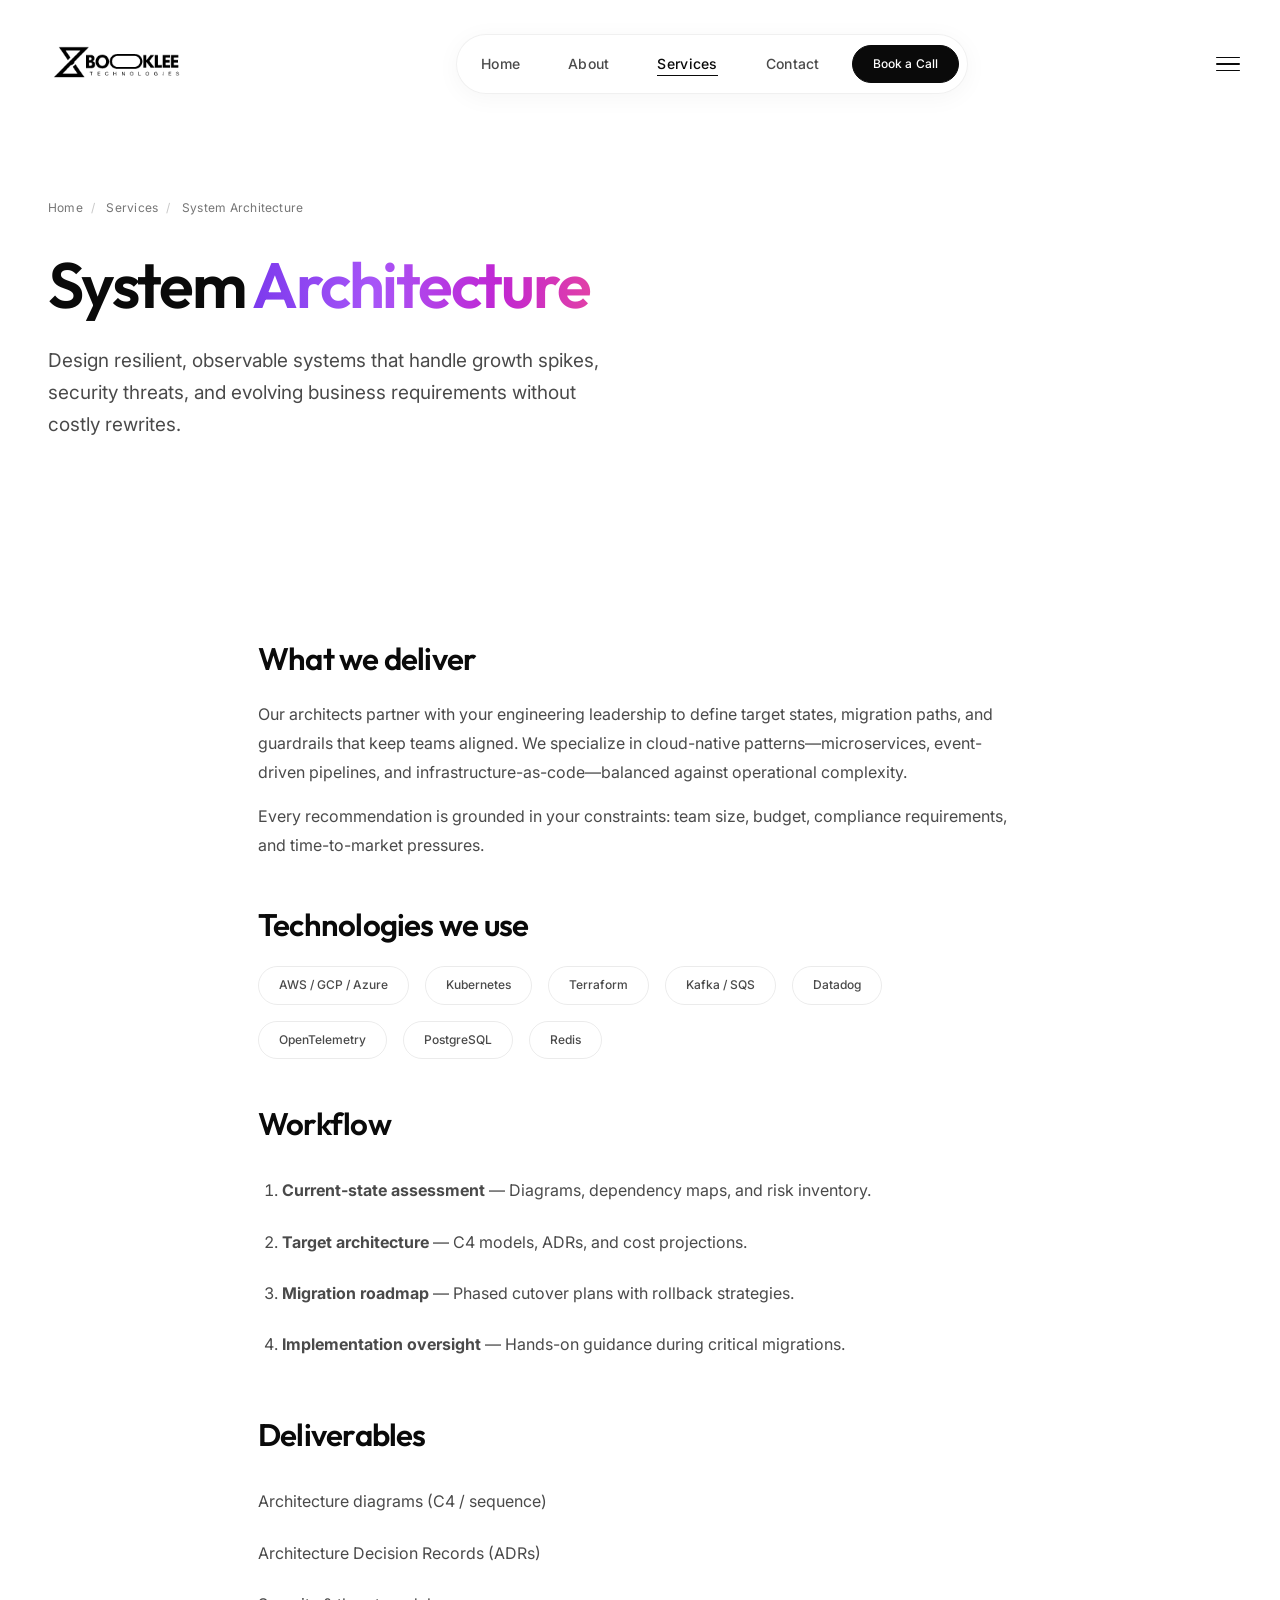
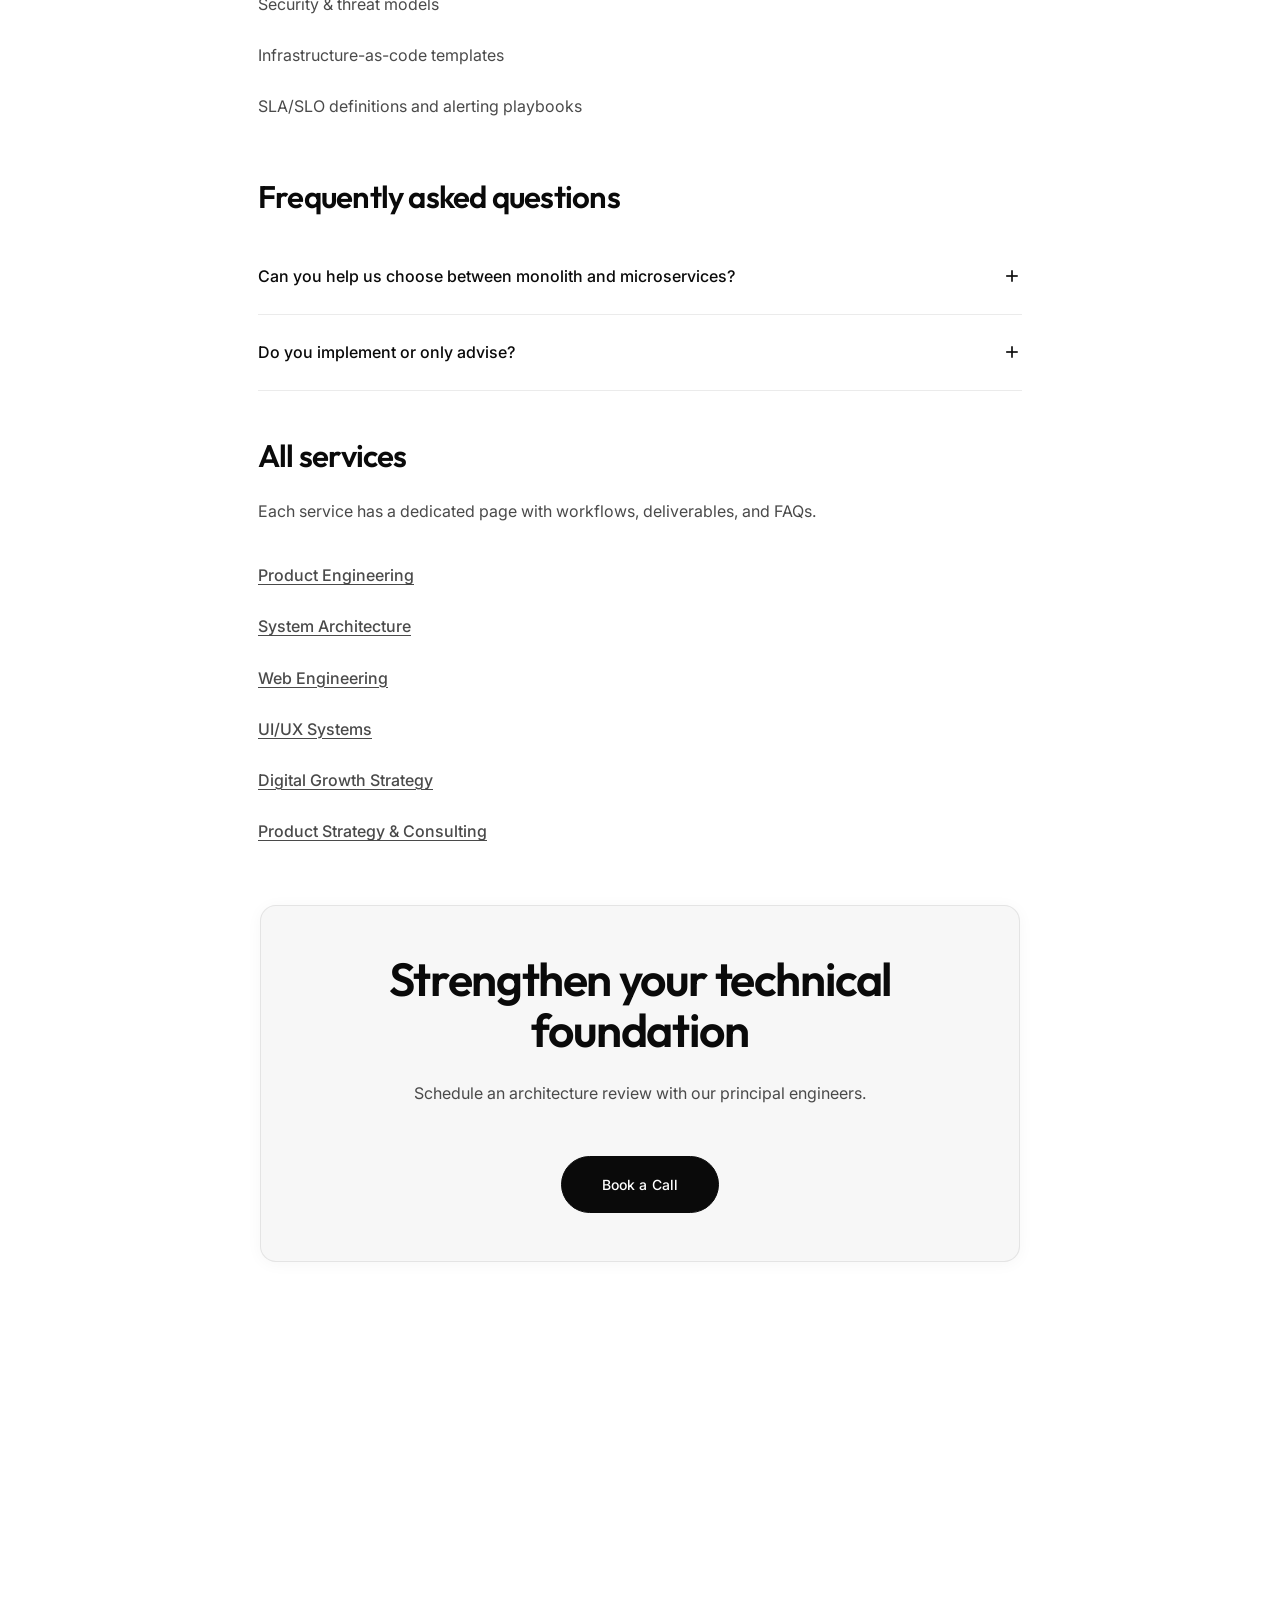
<file: services/system-architecture.html>
<!-- Auto-generated non-functional update for repository tracking -->
<!DOCTYPE html>
<html lang="en">
<head>
  <meta charset="UTF-8">
  <meta name="viewport" content="width=device-width, initial-scale=1.0">
  <meta name="description" content="System Architecture services by Booklee Technologies — cloud-native design, migrations, security, and performance at scale.">
  <meta name="theme-color" content="#050816">
  <title>System Architecture | Booklee Technologies</title>
  <link rel="icon" href="../assets/icons/favicon.svg" type="image/svg+xml">
  <link rel="preconnect" href="https://fonts.googleapis.com">
  <link rel="preconnect" href="https://fonts.gstatic.com" crossorigin>
  <link href="https://fonts.googleapis.com/css2?family=Inter:wght@400;500;600&family=Outfit:wght@500;600;700&display=swap" rel="stylesheet">
  <link rel="stylesheet" href="../assets/css/styles.css">
</head>
<body>
  <div id="page-loader" class="page-loader" role="status" aria-label="Loading"><img src="../assets/images/booklee-logo.png" alt="" class="page-loader__logo-img" width="640" height="640" decoding="async"><div class="page-loader__bar"><div class="page-loader__progress"></div></div></div>
  <div id="scroll-progress" class="scroll-progress" role="progressbar" aria-valuemin="0" aria-valuemax="100" aria-valuenow="0"></div>
  <div id="mouse-gradient" class="mouse-gradient" aria-hidden="true"></div>
  <div class="bg-canvas" aria-hidden="true"><div id="bg-particles" class="bg-particles"></div></div>
  <div class="bg-mesh" aria-hidden="true"></div>

  <header id="header" class="header">
    <div class="header__bar">
      <a href="../index.html" class="nav__logo" aria-label="Booklee Technologies home"><img src="../assets/images/booklee-logo.png" alt="Booklee Technologies" class="nav__logo-img" width="560" height="560" decoding="async"></a>
      <nav class="header__pill" aria-label="Main navigation">
        <ul class="nav__links" role="list">
          <li><a href="../index.html" class="nav__link">Home</a></li>
          <li><a href="../about.html" class="nav__link">About</a></li>
          <li><a href="../services.html" class="nav__link">Services</a></li>
          <li><a href="../contact.html" class="nav__link">Contact</a></li>
        </ul>
        <div class="nav__actions"><a href="../book-call.html" class="btn btn--primary btn--sm">Book a Call</a></div>
      </nav>
      <button id="nav-toggle" class="nav__toggle" type="button" aria-expanded="false" aria-controls="mobile-menu" aria-label="Open menu"><span class="nav__toggle-bar"></span><span class="nav__toggle-bar"></span><span class="nav__toggle-bar"></span></button>
    </div>
  </header>
  <div id="mobile-menu" class="mobile-menu" aria-hidden="true">
    <a href="../index.html" class="mobile-menu__link">Home</a>
    <a href="../about.html" class="mobile-menu__link">About</a>
    <a href="../services.html" class="mobile-menu__link">Services</a>
    <a href="../contact.html" class="mobile-menu__link">Contact</a>
    <a href="../book-call.html" class="mobile-menu__link">Book a Call</a>
  </div>

  <main>
    <section class="page-hero">
      <div class="container">
        <nav class="breadcrumb reveal" aria-label="Breadcrumb">
          <a href="../index.html">Home</a><span class="breadcrumb__sep">/</span>
          <a href="../services.html">Services</a><span class="breadcrumb__sep">/</span>
          <span aria-current="page">System Architecture</span>
        </nav>
        <h1 class="page-hero__title reveal">System <span class="text-gradient">Architecture</span></h1>
        <p class="page-hero__desc reveal">Design resilient, observable systems that handle growth spikes, security threats, and evolving business requirements without costly rewrites.</p>
      </div>
    </section>

    <section class="section">
      <div class="container container--narrow">
        <div class="content-block reveal">
          <h2>What we deliver</h2>
          <p>Our architects partner with your engineering leadership to define target states, migration paths, and guardrails that keep teams aligned. We specialize in cloud-native patterns—microservices, event-driven pipelines, and infrastructure-as-code—balanced against operational complexity.</p>
          <p>Every recommendation is grounded in your constraints: team size, budget, compliance requirements, and time-to-market pressures.</p>
        </div>

        <div class="content-block reveal">
          <h2>Technologies we use</h2>
          <div class="flex flex-wrap gap-md">
            <span class="tech-pill">AWS / GCP / Azure</span>
            <span class="tech-pill">Kubernetes</span>
            <span class="tech-pill">Terraform</span>
            <span class="tech-pill">Kafka / SQS</span>
            <span class="tech-pill">Datadog</span>
            <span class="tech-pill">OpenTelemetry</span>
            <span class="tech-pill">PostgreSQL</span>
            <span class="tech-pill">Redis</span>
          </div>
        </div>

        <div class="content-block reveal">
          <h2>Workflow</h2>
          <ol class="content-block" style="list-style: decimal; padding-left: 1.5rem;">
            <li><strong>Current-state assessment</strong> — Diagrams, dependency maps, and risk inventory.</li>
            <li><strong>Target architecture</strong> — C4 models, ADRs, and cost projections.</li>
            <li><strong>Migration roadmap</strong> — Phased cutover plans with rollback strategies.</li>
            <li><strong>Implementation oversight</strong> — Hands-on guidance during critical migrations.</li>
          </ol>
        </div>

        <div class="content-block reveal">
          <h2>Deliverables</h2>
          <ul>
            <li>Architecture diagrams (C4 / sequence)</li>
            <li>Architecture Decision Records (ADRs)</li>
            <li>Security & threat models</li>
            <li>Infrastructure-as-code templates</li>
            <li>SLA/SLO definitions and alerting playbooks</li>
          </ul>
        </div>

        <div class="content-block reveal" id="faq">
          <h2>Frequently asked questions</h2>
          <div class="faq-item">
            <button class="faq-item__button" type="button" aria-expanded="false">Can you help us choose between monolith and microservices?<svg class="faq-item__icon" viewBox="0 0 24 24" fill="none" stroke="currentColor" stroke-width="2" aria-hidden="true"><line x1="12" y1="5" x2="12" y2="19"/><line x1="5" y1="12" x2="19" y2="12"/></svg></button>
            <div class="faq-item__answer"><div class="faq-item__answer-inner">Absolutely. We advocate for the simplest architecture that meets your scale and team structure—often modular monoliths early, with clear extraction paths when metrics justify it.</div></div>
          </div>
          <div class="faq-item">
            <button class="faq-item__button" type="button" aria-expanded="false">Do you implement or only advise?<svg class="faq-item__icon" viewBox="0 0 24 24" fill="none" stroke="currentColor" stroke-width="2" aria-hidden="true"><line x1="12" y1="5" x2="12" y2="19"/><line x1="5" y1="12" x2="19" y2="12"/></svg></button>
            <div class="faq-item__answer"><div class="faq-item__answer-inner">Both. Many clients start with a 2–4 week architecture engagement, then extend into implementation with our product engineering team.</div></div>
          </div>
        </div>

        <div class="content-block reveal" id="all-services">
          <h2>All services</h2>
          <p class="text-muted mb-lg">Each service has a dedicated page with workflows, deliverables, and FAQs.</p>
          <ul class="services-index" role="list">
            <li><a href="product-engineering.html" class="services-index__link">Product Engineering</a></li>
            <li><a href="system-architecture.html" class="services-index__link is-current" aria-current="page">System Architecture</a></li>
            <li><a href="web-engineering.html" class="services-index__link">Web Engineering</a></li>
            <li><a href="ui-ux-systems.html" class="services-index__link">UI/UX Systems</a></li>
            <li><a href="digital-growth-strategy.html" class="services-index__link">Digital Growth Strategy</a></li>
            <li><a href="product-strategy-consulting.html" class="services-index__link">Product Strategy & Consulting</a></li>
          </ul>
        </div>

        <div class="cta-banner reveal mt-2xl">
          <h2 class="cta-banner__title">Strengthen your technical foundation</h2>
          <p class="cta-banner__text">Schedule an architecture review with our principal engineers.</p>
          <a href="../book-call.html" class="btn btn--primary btn--lg">Book a Call</a>
        </div>
      </div>
    </section>
  </main>

  <footer class="footer">
    <div class="container">
      <div class="footer__grid">
        <div class="footer__brand">
          <a href="../index.html" class="footer__logo" aria-label="Booklee Technologies home">
            <img src="../assets/images/booklee-logo.png" alt="Booklee Technologies" class="footer__logo-img" width="560" height="560" decoding="async" loading="lazy">
          </a>
          <p>We engineer digital products that scale - combining product thinking, technical excellence, and growth strategy for ambitious teams.</p>
        </div>
        <div>
          <h3 class="footer__heading">Company</h3>
          <a href="../about.html" class="footer__link">About</a>
          <a href="../services.html" class="footer__link">Services</a>
          <a href="../book-call.html" class="footer__link">Book a Call</a>
        </div>
        <div>
          <h3 class="footer__heading">Services</h3>
          <a href="product-engineering.html" class="footer__link">Product Engineering</a>
          <a href="system-architecture.html" class="footer__link">System Architecture</a>
          <a href="web-engineering.html" class="footer__link">Web Engineering</a>
          <a href="ui-ux-systems.html" class="footer__link">UI/UX Systems</a>
          <a href="digital-growth-strategy.html" class="footer__link">Digital Growth Strategy</a>
          <a href="product-strategy-consulting.html" class="footer__link">Product Strategy &amp; Consulting</a>
        </div>
        <div>
          <h3 class="footer__heading">Contact</h3>
          <a href="mailto:bookleetechnologies@gmail.com" class="footer__link" data-site-email="text">bookleetechnologies@gmail.com</a>
          <a href="../contact.html" class="footer__link">Contact Form</a>
        </div>
      </div>
      <div class="footer__final" id="footer-signature">
        <div class="footer__final-left">
          <p class="footer__copyright">&copy; <span id="year"></span> Booklee Technologies. All rights reserved.</p>
          <div class="footer__social-pills">
            <a href="https://www.linkedin.com/company/booklee-technologies/" class="footer__pill" data-site-linkedin target="_blank" rel="noopener noreferrer">LinkedIn</a>
            <a href="https://www.instagram.com/booklee.in/" class="footer__pill" data-site-instagram target="_blank" rel="noopener noreferrer">Instagram</a>
          </div>
        </div>
        <div class="footer__final-right">
          <div class="footer__signature-glow" id="footer-booklee-glow" aria-hidden="true"></div>
          <span class="footer__booklee reveal-stagger" role="img" aria-label="Booklee">
            <span class="footer__booklee-char" tabindex="0">B</span>
            <span class="footer__booklee-char" tabindex="0">o</span>
            <span class="footer__booklee-char" tabindex="0">o</span>
            <span class="footer__booklee-char" tabindex="0">k</span>
            <span class="footer__booklee-char" tabindex="0">l</span>
            <span class="footer__booklee-char" tabindex="0">e</span>
            <span class="footer__booklee-char" tabindex="0">e</span>
          </span>
        </div>
      </div>
    </div>
  </footer>
  <script>document.getElementById("year").textContent = new Date().getFullYear();</script>
  <script src="../assets/js/scripts.js" defer></script>
</body>
</html>
</file>
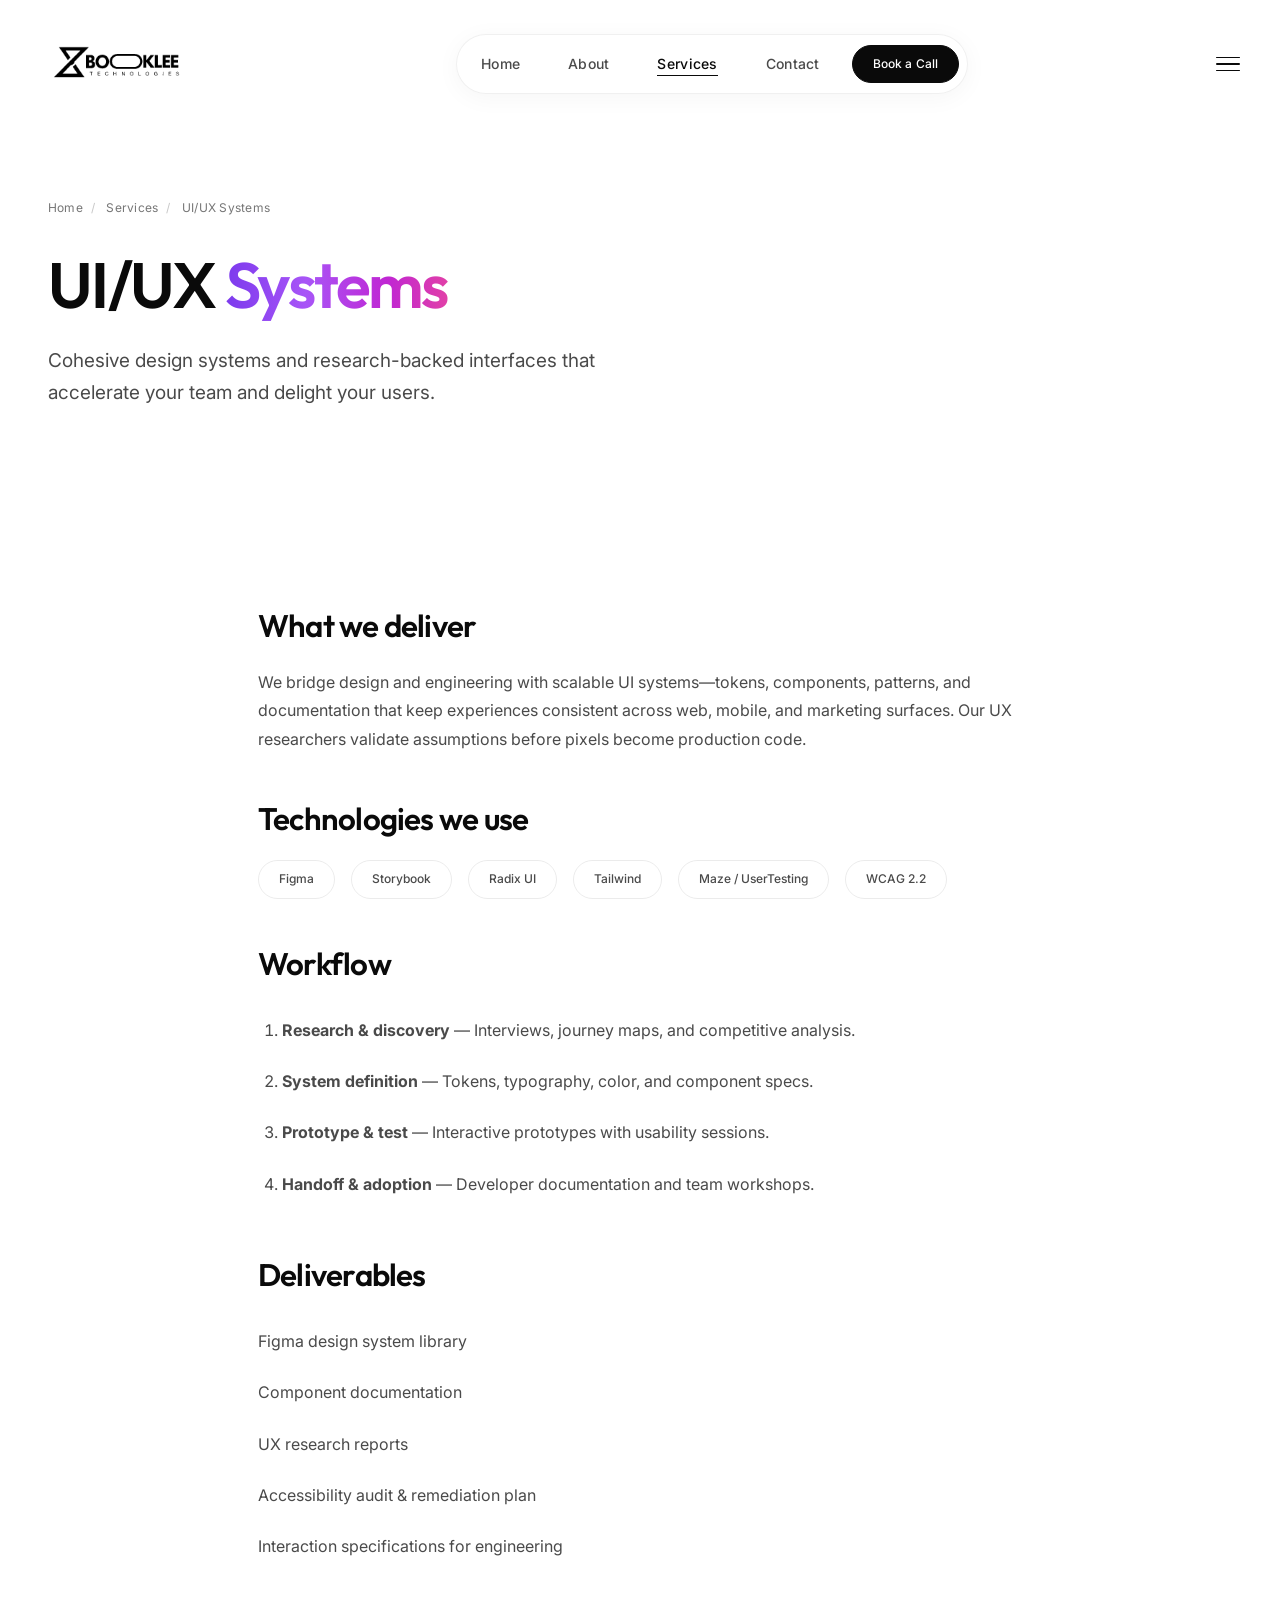
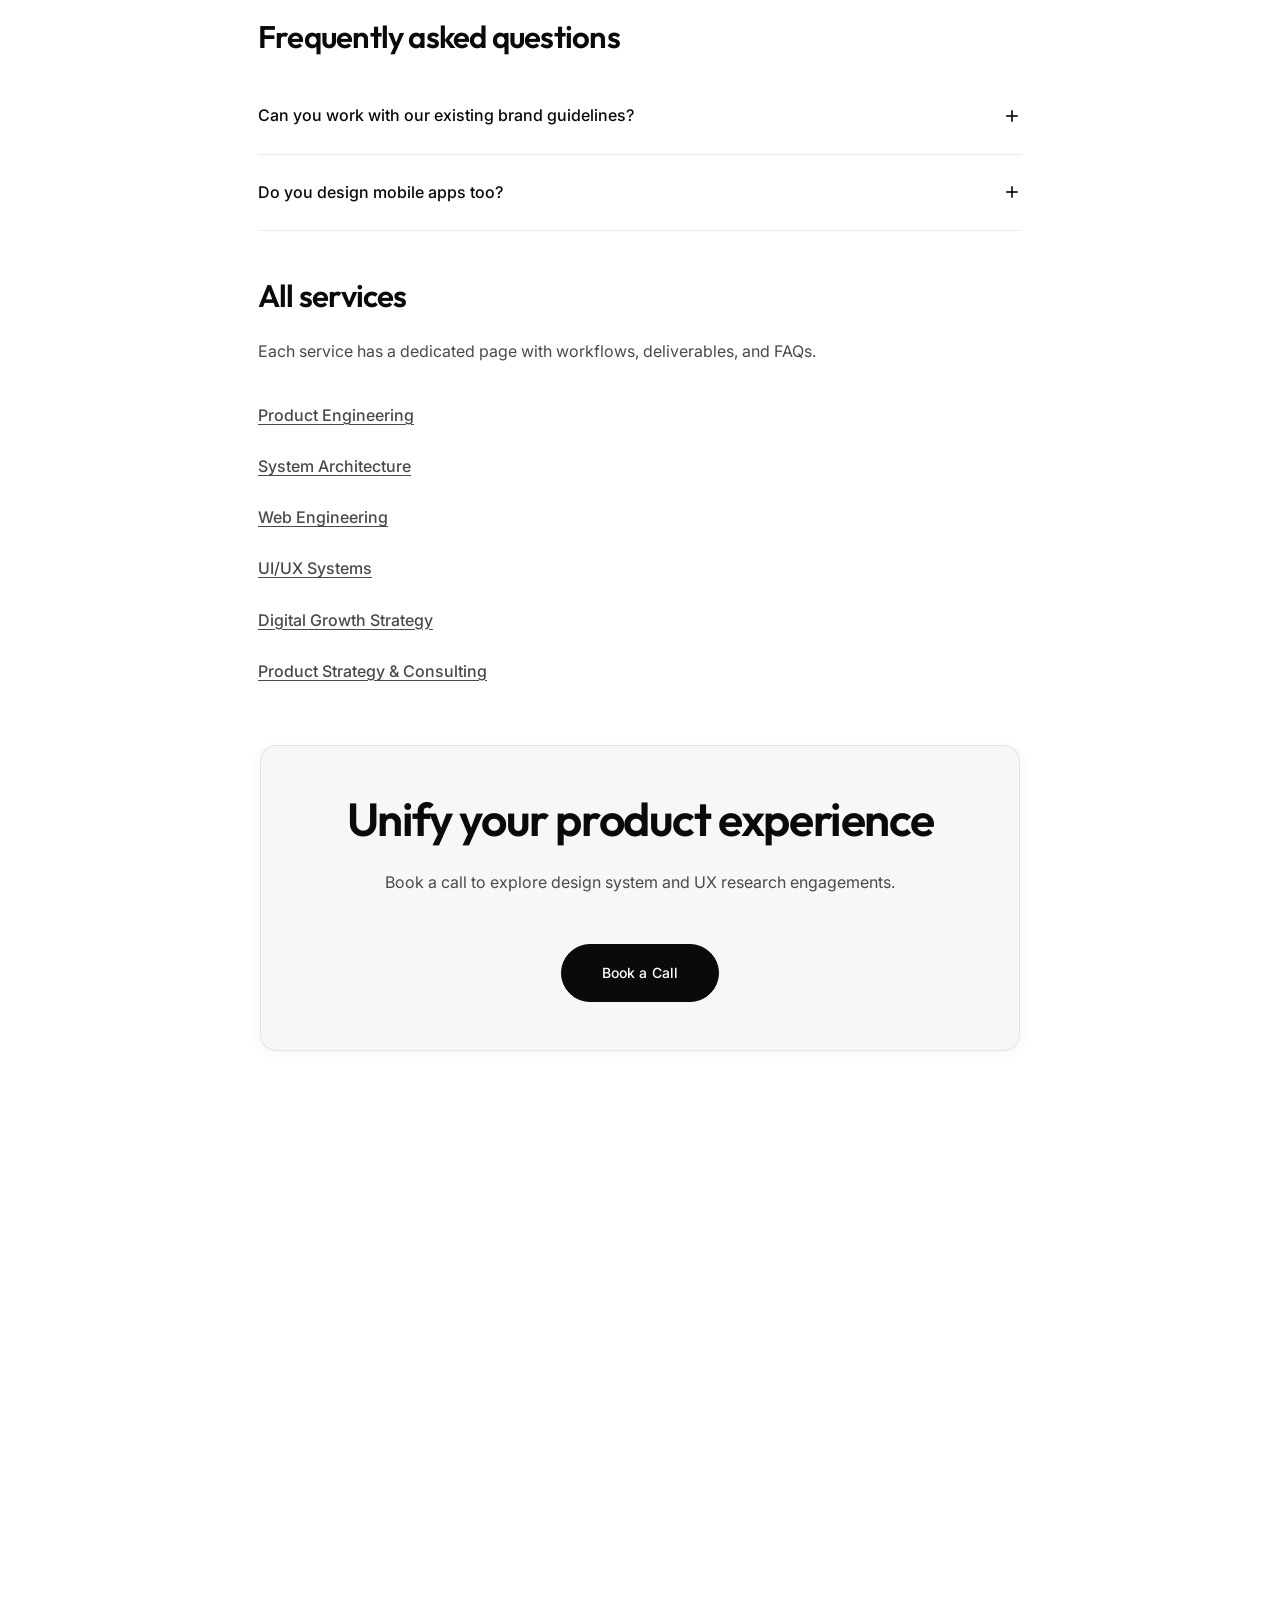
<file: services/ui-ux-systems.html>
<!-- Auto-generated non-functional update for repository tracking -->
<!DOCTYPE html>
<html lang="en">
<head>
  <meta charset="UTF-8">
  <meta name="viewport" content="width=device-width, initial-scale=1.0">
  <meta name="description" content="UI/UX Systems by Booklee Technologies — design systems, research, prototyping, and accessible interface design.">
  <meta name="theme-color" content="#050816">
  <title>UI/UX Systems | Booklee Technologies</title>
  <link rel="icon" href="../assets/icons/favicon.svg" type="image/svg+xml">
  <link rel="preconnect" href="https://fonts.googleapis.com">
  <link rel="preconnect" href="https://fonts.gstatic.com" crossorigin>
  <link href="https://fonts.googleapis.com/css2?family=Inter:wght@400;500;600&family=Outfit:wght@500;600;700&display=swap" rel="stylesheet">
  <link rel="stylesheet" href="../assets/css/styles.css">
</head>
<body>
  <div id="page-loader" class="page-loader" role="status" aria-label="Loading"><img src="../assets/images/booklee-logo.png" alt="" class="page-loader__logo-img" width="640" height="640" decoding="async"><div class="page-loader__bar"><div class="page-loader__progress"></div></div></div>
  <div id="scroll-progress" class="scroll-progress" role="progressbar" aria-valuemin="0" aria-valuemax="100" aria-valuenow="0"></div>
  <div id="mouse-gradient" class="mouse-gradient" aria-hidden="true"></div>
  <div class="bg-canvas" aria-hidden="true"><div id="bg-particles" class="bg-particles"></div></div>
  <div class="bg-mesh" aria-hidden="true"></div>

  <header id="header" class="header">
    <div class="header__bar">
      <a href="../index.html" class="nav__logo" aria-label="Booklee Technologies home"><img src="../assets/images/booklee-logo.png" alt="Booklee Technologies" class="nav__logo-img" width="560" height="560" decoding="async"></a>
      <nav class="header__pill" aria-label="Main navigation">
        <ul class="nav__links" role="list">
          <li><a href="../index.html" class="nav__link">Home</a></li>
          <li><a href="../about.html" class="nav__link">About</a></li>
          <li><a href="../services.html" class="nav__link">Services</a></li>
          <li><a href="../contact.html" class="nav__link">Contact</a></li>
        </ul>
        <div class="nav__actions"><a href="../book-call.html" class="btn btn--primary btn--sm">Book a Call</a></div>
      </nav>
      <button id="nav-toggle" class="nav__toggle" type="button" aria-expanded="false" aria-controls="mobile-menu" aria-label="Open menu"><span class="nav__toggle-bar"></span><span class="nav__toggle-bar"></span><span class="nav__toggle-bar"></span></button>
    </div>
  </header>
  <div id="mobile-menu" class="mobile-menu" aria-hidden="true">
    <a href="../index.html" class="mobile-menu__link">Home</a>
    <a href="../about.html" class="mobile-menu__link">About</a>
    <a href="../services.html" class="mobile-menu__link">Services</a>
    <a href="../contact.html" class="mobile-menu__link">Contact</a>
    <a href="../book-call.html" class="mobile-menu__link">Book a Call</a>
  </div>

  <main>
    <section class="page-hero">
      <div class="container">
        <nav class="breadcrumb reveal" aria-label="Breadcrumb">
          <a href="../index.html">Home</a><span class="breadcrumb__sep">/</span>
          <a href="../services.html">Services</a><span class="breadcrumb__sep">/</span>
          <span aria-current="page">UI/UX Systems</span>
        </nav>
        <h1 class="page-hero__title reveal">UI/UX <span class="text-gradient">Systems</span></h1>
        <p class="page-hero__desc reveal">Cohesive design systems and research-backed interfaces that accelerate your team and delight your users.</p>
      </div>
    </section>

    <section class="section">
      <div class="container container--narrow">
        <div class="content-block reveal">
          <h2>What we deliver</h2>
          <p>We bridge design and engineering with scalable UI systems—tokens, components, patterns, and documentation that keep experiences consistent across web, mobile, and marketing surfaces. Our UX researchers validate assumptions before pixels become production code.</p>
        </div>

        <div class="content-block reveal">
          <h2>Technologies we use</h2>
          <div class="flex flex-wrap gap-md">
            <span class="tech-pill">Figma</span>
            <span class="tech-pill">Storybook</span>
            <span class="tech-pill">Radix UI</span>
            <span class="tech-pill">Tailwind</span>
            <span class="tech-pill">Maze / UserTesting</span>
            <span class="tech-pill">WCAG 2.2</span>
          </div>
        </div>

        <div class="content-block reveal">
          <h2>Workflow</h2>
          <ol class="content-block" style="list-style: decimal; padding-left: 1.5rem;">
            <li><strong>Research & discovery</strong> — Interviews, journey maps, and competitive analysis.</li>
            <li><strong>System definition</strong> — Tokens, typography, color, and component specs.</li>
            <li><strong>Prototype & test</strong> — Interactive prototypes with usability sessions.</li>
            <li><strong>Handoff & adoption</strong> — Developer documentation and team workshops.</li>
          </ol>
        </div>

        <div class="content-block reveal">
          <h2>Deliverables</h2>
          <ul>
            <li>Figma design system library</li>
            <li>Component documentation</li>
            <li>UX research reports</li>
            <li>Accessibility audit & remediation plan</li>
            <li>Interaction specifications for engineering</li>
          </ul>
        </div>

        <div class="content-block reveal" id="faq">
          <h2>Frequently asked questions</h2>
          <div class="faq-item">
            <button class="faq-item__button" type="button" aria-expanded="false">Can you work with our existing brand guidelines?<svg class="faq-item__icon" viewBox="0 0 24 24" fill="none" stroke="currentColor" stroke-width="2" aria-hidden="true"><line x1="12" y1="5" x2="12" y2="19"/><line x1="5" y1="12" x2="19" y2="12"/></svg></button>
            <div class="faq-item__answer"><div class="faq-item__answer-inner">Yes. We extend existing brands into systematic UI libraries rather than replacing them—unless a refresh is part of scope.</div></div>
          </div>
          <div class="faq-item">
            <button class="faq-item__button" type="button" aria-expanded="false">Do you design mobile apps too?<svg class="faq-item__icon" viewBox="0 0 24 24" fill="none" stroke="currentColor" stroke-width="2" aria-hidden="true"><line x1="12" y1="5" x2="12" y2="19"/><line x1="5" y1="12" x2="19" y2="12"/></svg></button>
            <div class="faq-item__answer"><div class="faq-item__answer-inner">Our systems are platform-agnostic. We deliver iOS, Android, and web patterns from a unified token foundation.</div></div>
          </div>
        </div>

        <div class="content-block reveal" id="all-services">
          <h2>All services</h2>
          <p class="text-muted mb-lg">Each service has a dedicated page with workflows, deliverables, and FAQs.</p>
          <ul class="services-index" role="list">
            <li><a href="product-engineering.html" class="services-index__link">Product Engineering</a></li>
            <li><a href="system-architecture.html" class="services-index__link">System Architecture</a></li>
            <li><a href="web-engineering.html" class="services-index__link">Web Engineering</a></li>
            <li><a href="ui-ux-systems.html" class="services-index__link is-current" aria-current="page">UI/UX Systems</a></li>
            <li><a href="digital-growth-strategy.html" class="services-index__link">Digital Growth Strategy</a></li>
            <li><a href="product-strategy-consulting.html" class="services-index__link">Product Strategy & Consulting</a></li>
          </ul>
        </div>

        <div class="cta-banner reveal mt-2xl">
          <h2 class="cta-banner__title">Unify your product experience</h2>
          <p class="cta-banner__text">Book a call to explore design system and UX research engagements.</p>
          <a href="../book-call.html" class="btn btn--primary btn--lg">Book a Call</a>
        </div>
      </div>
    </section>
  </main>

  <footer class="footer">
    <div class="container">
      <div class="footer__grid">
        <div class="footer__brand">
          <a href="../index.html" class="footer__logo" aria-label="Booklee Technologies home">
            <img src="../assets/images/booklee-logo.png" alt="Booklee Technologies" class="footer__logo-img" width="560" height="560" decoding="async" loading="lazy">
          </a>
          <p>We engineer digital products that scale - combining product thinking, technical excellence, and growth strategy for ambitious teams.</p>
        </div>
        <div>
          <h3 class="footer__heading">Company</h3>
          <a href="../about.html" class="footer__link">About</a>
          <a href="../services.html" class="footer__link">Services</a>
          <a href="../book-call.html" class="footer__link">Book a Call</a>
        </div>
        <div>
          <h3 class="footer__heading">Services</h3>
          <a href="product-engineering.html" class="footer__link">Product Engineering</a>
          <a href="system-architecture.html" class="footer__link">System Architecture</a>
          <a href="web-engineering.html" class="footer__link">Web Engineering</a>
          <a href="ui-ux-systems.html" class="footer__link">UI/UX Systems</a>
          <a href="digital-growth-strategy.html" class="footer__link">Digital Growth Strategy</a>
          <a href="product-strategy-consulting.html" class="footer__link">Product Strategy &amp; Consulting</a>
        </div>
        <div>
          <h3 class="footer__heading">Contact</h3>
          <a href="mailto:bookleetechnologies@gmail.com" class="footer__link" data-site-email="text">bookleetechnologies@gmail.com</a>
          <a href="../contact.html" class="footer__link">Contact Form</a>
        </div>
      </div>
      <div class="footer__final" id="footer-signature">
        <div class="footer__final-left">
          <p class="footer__copyright">&copy; <span id="year"></span> Booklee Technologies. All rights reserved.</p>
          <div class="footer__social-pills">
            <a href="https://www.linkedin.com/company/booklee-technologies/" class="footer__pill" data-site-linkedin target="_blank" rel="noopener noreferrer">LinkedIn</a>
            <a href="https://www.instagram.com/booklee.in/" class="footer__pill" data-site-instagram target="_blank" rel="noopener noreferrer">Instagram</a>
          </div>
        </div>
        <div class="footer__final-right">
          <div class="footer__signature-glow" id="footer-booklee-glow" aria-hidden="true"></div>
          <span class="footer__booklee reveal-stagger" role="img" aria-label="Booklee">
            <span class="footer__booklee-char" tabindex="0">B</span>
            <span class="footer__booklee-char" tabindex="0">o</span>
            <span class="footer__booklee-char" tabindex="0">o</span>
            <span class="footer__booklee-char" tabindex="0">k</span>
            <span class="footer__booklee-char" tabindex="0">l</span>
            <span class="footer__booklee-char" tabindex="0">e</span>
            <span class="footer__booklee-char" tabindex="0">e</span>
          </span>
        </div>
      </div>
    </div>
  </footer>
  <script>document.getElementById("year").textContent = new Date().getFullYear();</script>
  <script src="../assets/js/scripts.js" defer></script>
</body>
</html>
</file>
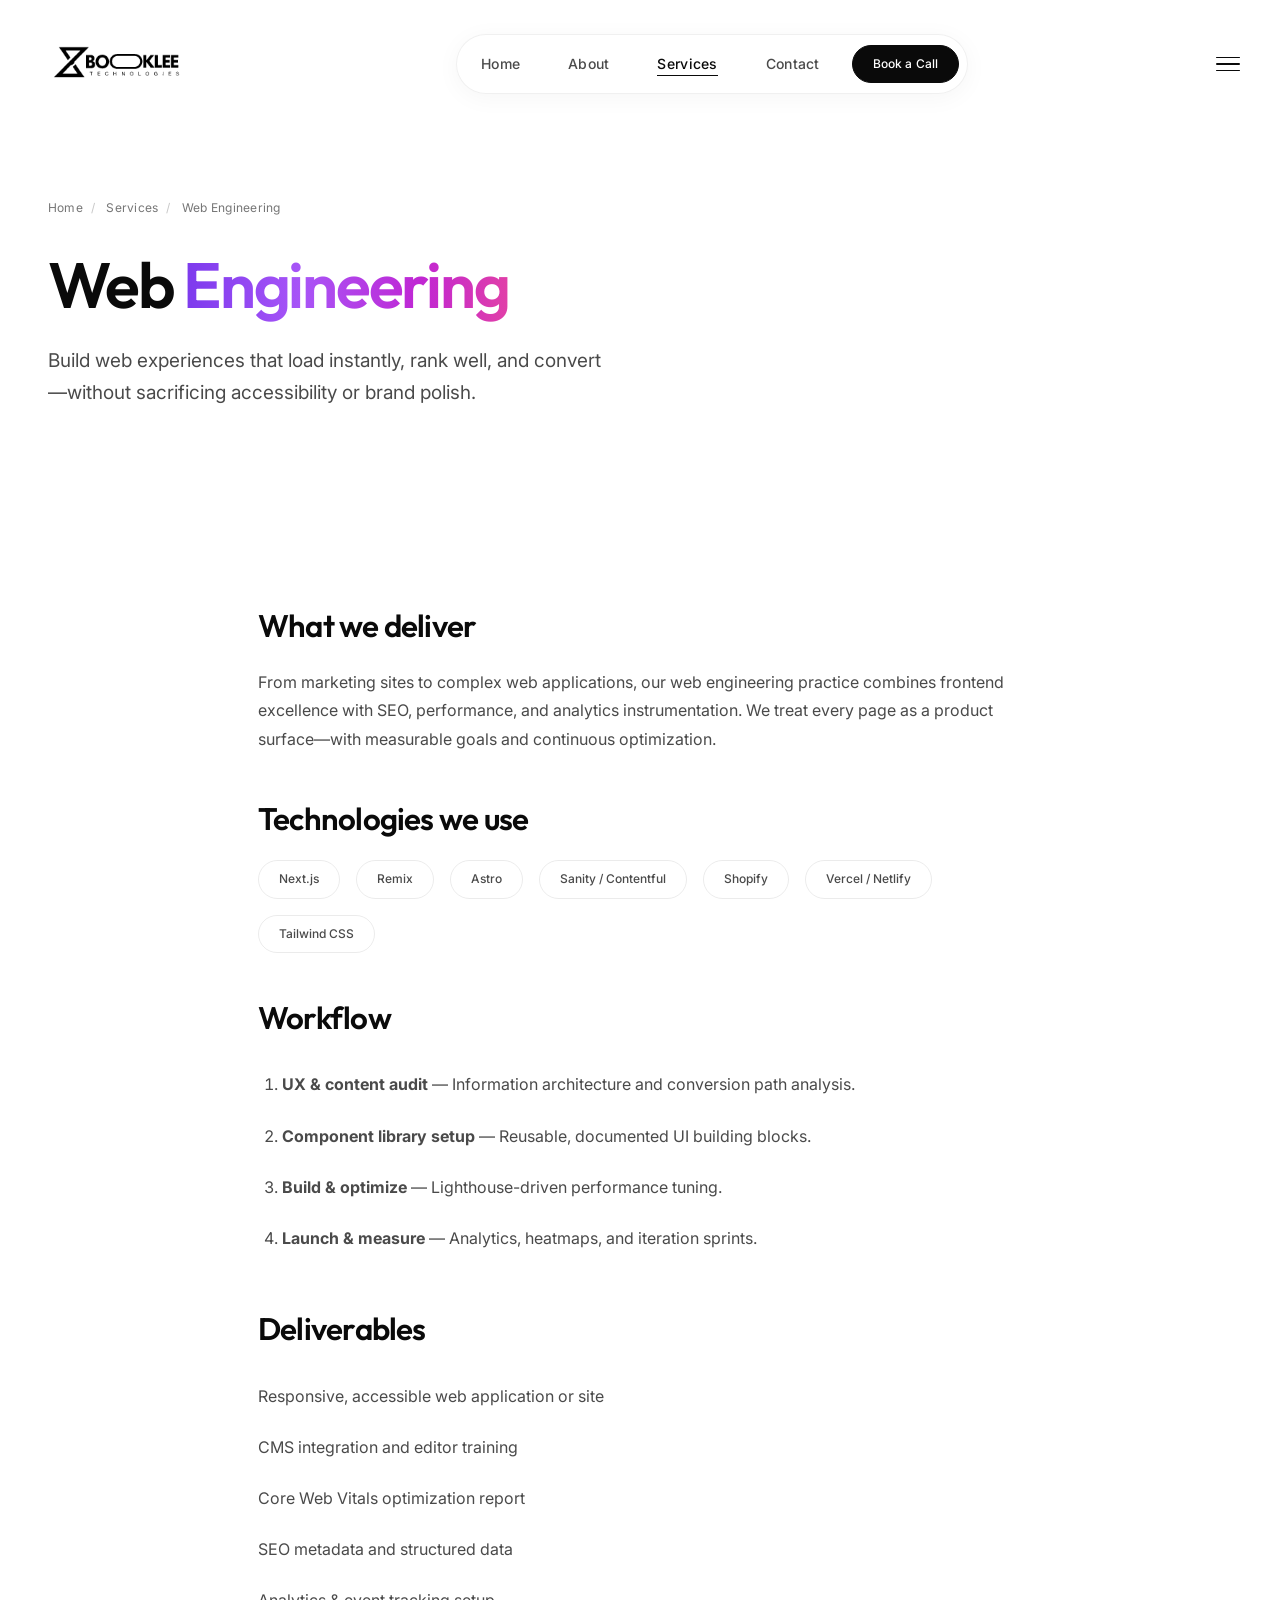
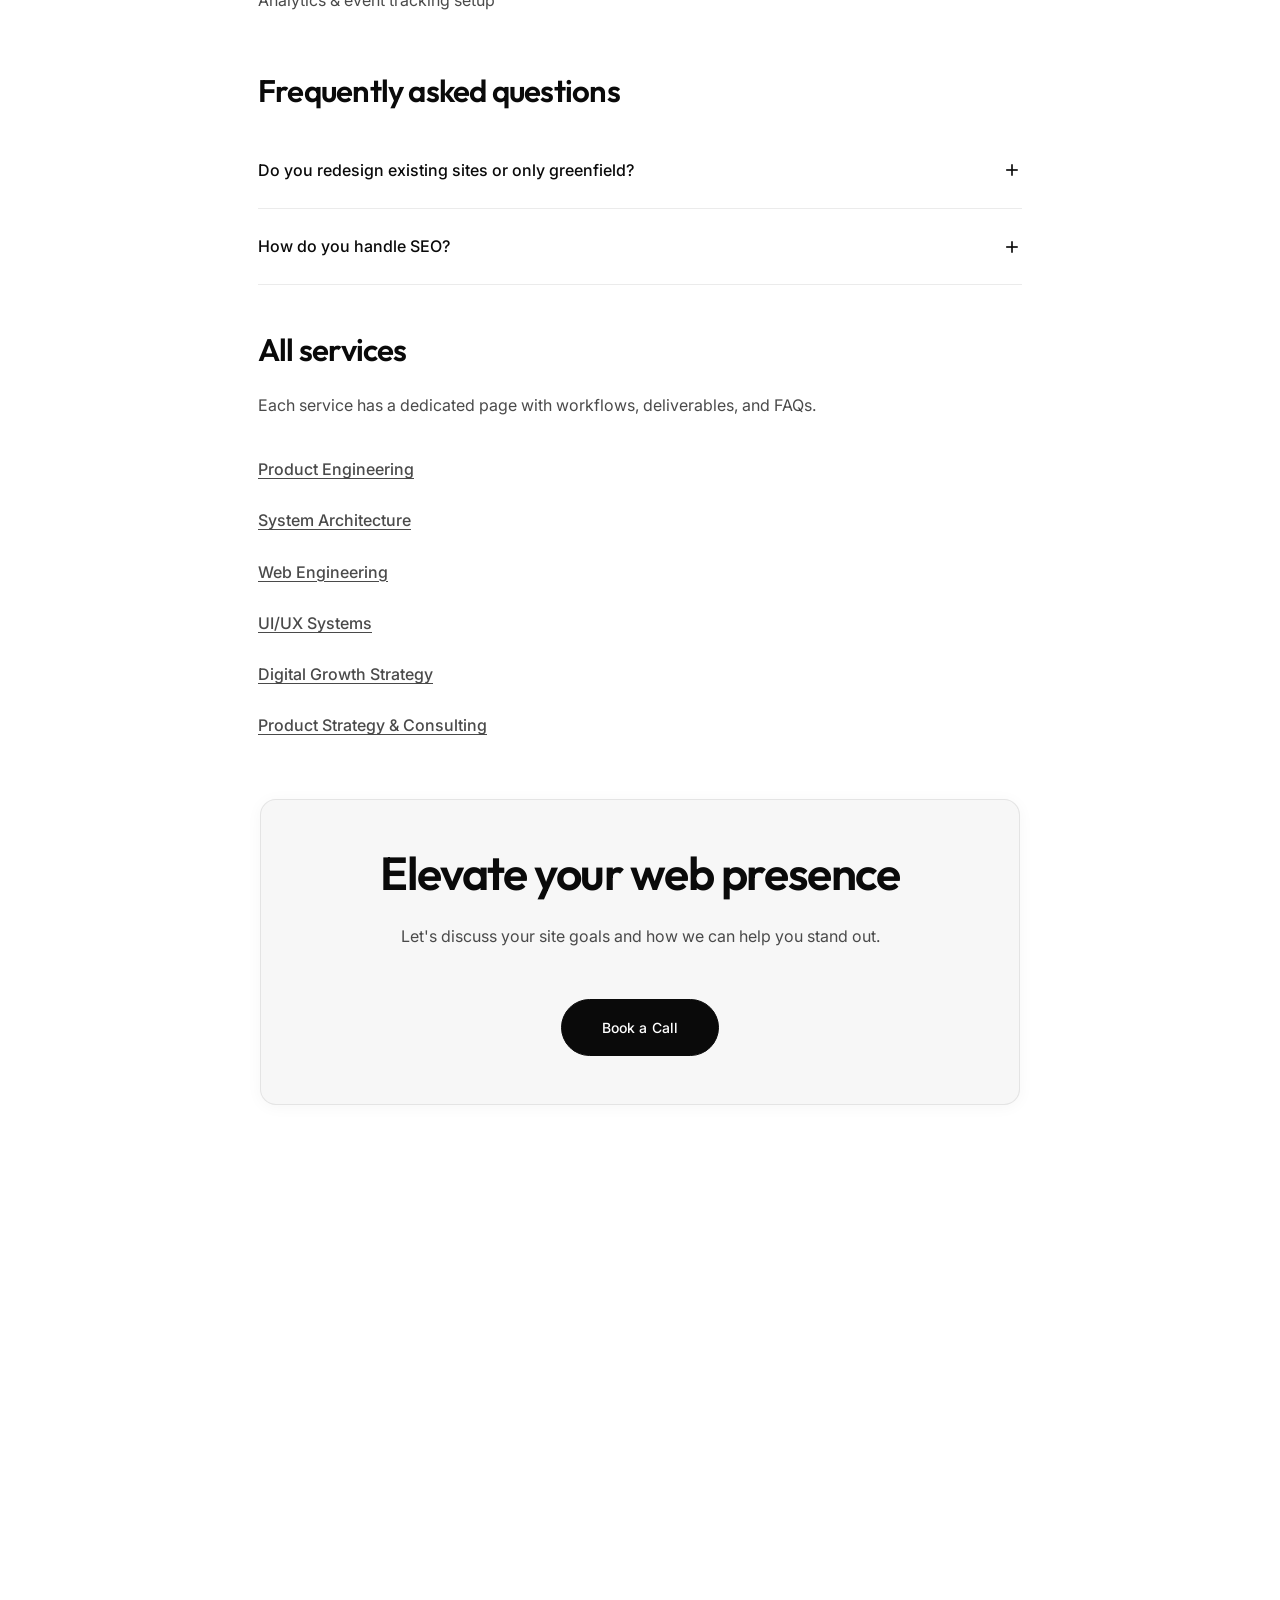
<file: services/web-engineering.html>
<!-- Auto-generated non-functional update for repository tracking -->
<!DOCTYPE html>
<html lang="en">
<head>
  <meta charset="UTF-8">
  <meta name="viewport" content="width=device-width, initial-scale=1.0">
  <meta name="description" content="Web Engineering by Booklee Technologies — high-performance sites, PWAs, headless CMS, and conversion-optimized web experiences.">
  <meta name="theme-color" content="#050816">
  <title>Web Engineering | Booklee Technologies</title>
  <link rel="icon" href="../assets/icons/favicon.svg" type="image/svg+xml">
  <link rel="preconnect" href="https://fonts.googleapis.com">
  <link rel="preconnect" href="https://fonts.gstatic.com" crossorigin>
  <link href="https://fonts.googleapis.com/css2?family=Inter:wght@400;500;600&family=Outfit:wght@500;600;700&display=swap" rel="stylesheet">
  <link rel="stylesheet" href="../assets/css/styles.css">
</head>
<body>
  <div id="page-loader" class="page-loader" role="status" aria-label="Loading"><img src="../assets/images/booklee-logo.png" alt="" class="page-loader__logo-img" width="640" height="640" decoding="async"><div class="page-loader__bar"><div class="page-loader__progress"></div></div></div>
  <div id="scroll-progress" class="scroll-progress" role="progressbar" aria-valuemin="0" aria-valuemax="100" aria-valuenow="0"></div>
  <div id="mouse-gradient" class="mouse-gradient" aria-hidden="true"></div>
  <div class="bg-canvas" aria-hidden="true"><div id="bg-particles" class="bg-particles"></div></div>
  <div class="bg-mesh" aria-hidden="true"></div>

  <header id="header" class="header">
    <div class="header__bar">
      <a href="../index.html" class="nav__logo" aria-label="Booklee Technologies home"><img src="../assets/images/booklee-logo.png" alt="Booklee Technologies" class="nav__logo-img" width="560" height="560" decoding="async"></a>
      <nav class="header__pill" aria-label="Main navigation">
        <ul class="nav__links" role="list">
          <li><a href="../index.html" class="nav__link">Home</a></li>
          <li><a href="../about.html" class="nav__link">About</a></li>
          <li><a href="../services.html" class="nav__link">Services</a></li>
          <li><a href="../contact.html" class="nav__link">Contact</a></li>
        </ul>
        <div class="nav__actions"><a href="../book-call.html" class="btn btn--primary btn--sm">Book a Call</a></div>
      </nav>
      <button id="nav-toggle" class="nav__toggle" type="button" aria-expanded="false" aria-controls="mobile-menu" aria-label="Open menu"><span class="nav__toggle-bar"></span><span class="nav__toggle-bar"></span><span class="nav__toggle-bar"></span></button>
    </div>
  </header>
  <div id="mobile-menu" class="mobile-menu" aria-hidden="true">
    <a href="../index.html" class="mobile-menu__link">Home</a>
    <a href="../about.html" class="mobile-menu__link">About</a>
    <a href="../services.html" class="mobile-menu__link">Services</a>
    <a href="../contact.html" class="mobile-menu__link">Contact</a>
    <a href="../book-call.html" class="mobile-menu__link">Book a Call</a>
  </div>

  <main>
    <section class="page-hero">
      <div class="container">
        <nav class="breadcrumb reveal" aria-label="Breadcrumb">
          <a href="../index.html">Home</a><span class="breadcrumb__sep">/</span>
          <a href="../services.html">Services</a><span class="breadcrumb__sep">/</span>
          <span aria-current="page">Web Engineering</span>
        </nav>
        <h1 class="page-hero__title reveal">Web <span class="text-gradient">Engineering</span></h1>
        <p class="page-hero__desc reveal">Build web experiences that load instantly, rank well, and convert—without sacrificing accessibility or brand polish.</p>
      </div>
    </section>

    <section class="section">
      <div class="container container--narrow">
        <div class="content-block reveal">
          <h2>What we deliver</h2>
          <p>From marketing sites to complex web applications, our web engineering practice combines frontend excellence with SEO, performance, and analytics instrumentation. We treat every page as a product surface—with measurable goals and continuous optimization.</p>
        </div>

        <div class="content-block reveal">
          <h2>Technologies we use</h2>
          <div class="flex flex-wrap gap-md">
            <span class="tech-pill">Next.js</span>
            <span class="tech-pill">Remix</span>
            <span class="tech-pill">Astro</span>
            <span class="tech-pill">Sanity / Contentful</span>
            <span class="tech-pill">Shopify</span>
            <span class="tech-pill">Vercel / Netlify</span>
            <span class="tech-pill">Tailwind CSS</span>
          </div>
        </div>

        <div class="content-block reveal">
          <h2>Workflow</h2>
          <ol class="content-block" style="list-style: decimal; padding-left: 1.5rem;">
            <li><strong>UX & content audit</strong> — Information architecture and conversion path analysis.</li>
            <li><strong>Component library setup</strong> — Reusable, documented UI building blocks.</li>
            <li><strong>Build & optimize</strong> — Lighthouse-driven performance tuning.</li>
            <li><strong>Launch & measure</strong> — Analytics, heatmaps, and iteration sprints.</li>
          </ol>
        </div>

        <div class="content-block reveal">
          <h2>Deliverables</h2>
          <ul>
            <li>Responsive, accessible web application or site</li>
            <li>CMS integration and editor training</li>
            <li>Core Web Vitals optimization report</li>
            <li>SEO metadata and structured data</li>
            <li>Analytics & event tracking setup</li>
          </ul>
        </div>

        <div class="content-block reveal" id="faq">
          <h2>Frequently asked questions</h2>
          <div class="faq-item">
            <button class="faq-item__button" type="button" aria-expanded="false">Do you redesign existing sites or only greenfield?<svg class="faq-item__icon" viewBox="0 0 24 24" fill="none" stroke="currentColor" stroke-width="2" aria-hidden="true"><line x1="12" y1="5" x2="12" y2="19"/><line x1="5" y1="12" x2="19" y2="12"/></svg></button>
            <div class="faq-item__answer"><div class="faq-item__answer-inner">Both. We often start with a performance and UX audit, then propose phased improvements or full rebuilds depending on ROI.</div></div>
          </div>
          <div class="faq-item">
            <button class="faq-item__button" type="button" aria-expanded="false">How do you handle SEO?<svg class="faq-item__icon" viewBox="0 0 24 24" fill="none" stroke="currentColor" stroke-width="2" aria-hidden="true"><line x1="12" y1="5" x2="12" y2="19"/><line x1="5" y1="12" x2="19" y2="12"/></svg></button>
            <div class="faq-item__answer"><div class="faq-item__answer-inner">Technical SEO is built into our stack choices—semantic HTML, meta tags, sitemaps, structured data, and server-side rendering where appropriate.</div></div>
          </div>
        </div>

        <div class="content-block reveal" id="all-services">
          <h2>All services</h2>
          <p class="text-muted mb-lg">Each service has a dedicated page with workflows, deliverables, and FAQs.</p>
          <ul class="services-index" role="list">
            <li><a href="product-engineering.html" class="services-index__link">Product Engineering</a></li>
            <li><a href="system-architecture.html" class="services-index__link">System Architecture</a></li>
            <li><a href="web-engineering.html" class="services-index__link is-current" aria-current="page">Web Engineering</a></li>
            <li><a href="ui-ux-systems.html" class="services-index__link">UI/UX Systems</a></li>
            <li><a href="digital-growth-strategy.html" class="services-index__link">Digital Growth Strategy</a></li>
            <li><a href="product-strategy-consulting.html" class="services-index__link">Product Strategy & Consulting</a></li>
          </ul>
        </div>

        <div class="cta-banner reveal mt-2xl">
          <h2 class="cta-banner__title">Elevate your web presence</h2>
          <p class="cta-banner__text">Let's discuss your site goals and how we can help you stand out.</p>
          <a href="../book-call.html" class="btn btn--primary btn--lg">Book a Call</a>
        </div>
      </div>
    </section>
  </main>

  <footer class="footer">
    <div class="container">
      <div class="footer__grid">
        <div class="footer__brand">
          <a href="../index.html" class="footer__logo" aria-label="Booklee Technologies home">
            <img src="../assets/images/booklee-logo.png" alt="Booklee Technologies" class="footer__logo-img" width="560" height="560" decoding="async" loading="lazy">
          </a>
          <p>We engineer digital products that scale - combining product thinking, technical excellence, and growth strategy for ambitious teams.</p>
        </div>
        <div>
          <h3 class="footer__heading">Company</h3>
          <a href="../about.html" class="footer__link">About</a>
          <a href="../services.html" class="footer__link">Services</a>
          <a href="../book-call.html" class="footer__link">Book a Call</a>
        </div>
        <div>
          <h3 class="footer__heading">Services</h3>
          <a href="product-engineering.html" class="footer__link">Product Engineering</a>
          <a href="system-architecture.html" class="footer__link">System Architecture</a>
          <a href="web-engineering.html" class="footer__link">Web Engineering</a>
          <a href="ui-ux-systems.html" class="footer__link">UI/UX Systems</a>
          <a href="digital-growth-strategy.html" class="footer__link">Digital Growth Strategy</a>
          <a href="product-strategy-consulting.html" class="footer__link">Product Strategy &amp; Consulting</a>
        </div>
        <div>
          <h3 class="footer__heading">Contact</h3>
          <a href="mailto:bookleetechnologies@gmail.com" class="footer__link" data-site-email="text">bookleetechnologies@gmail.com</a>
          <a href="../contact.html" class="footer__link">Contact Form</a>
        </div>
      </div>
      <div class="footer__final" id="footer-signature">
        <div class="footer__final-left">
          <p class="footer__copyright">&copy; <span id="year"></span> Booklee Technologies. All rights reserved.</p>
          <div class="footer__social-pills">
            <a href="https://www.linkedin.com/company/booklee-technologies/" class="footer__pill" data-site-linkedin target="_blank" rel="noopener noreferrer">LinkedIn</a>
            <a href="https://www.instagram.com/booklee.in/" class="footer__pill" data-site-instagram target="_blank" rel="noopener noreferrer">Instagram</a>
          </div>
        </div>
        <div class="footer__final-right">
          <div class="footer__signature-glow" id="footer-booklee-glow" aria-hidden="true"></div>
          <span class="footer__booklee reveal-stagger" role="img" aria-label="Booklee">
            <span class="footer__booklee-char" tabindex="0">B</span>
            <span class="footer__booklee-char" tabindex="0">o</span>
            <span class="footer__booklee-char" tabindex="0">o</span>
            <span class="footer__booklee-char" tabindex="0">k</span>
            <span class="footer__booklee-char" tabindex="0">l</span>
            <span class="footer__booklee-char" tabindex="0">e</span>
            <span class="footer__booklee-char" tabindex="0">e</span>
          </span>
        </div>
      </div>
    </div>
  </footer>
  <script>document.getElementById("year").textContent = new Date().getFullYear();</script>
  <script src="../assets/js/scripts.js" defer></script>
</body>
</html>
</file>
<file: assets/css/styles.css>
/* Auto-generated non-functional update for repository tracking */
/* ==========================================================================
   Booklee Technologies â€” Redesigned Design System & Global Styles
   Editorial. Premium. Minimal. Confident.
   ========================================================================== */

:root {
  /* Brand colors â€” light theme */
  --color-bg-deep: #ffffff;
  --color-bg-mid: #ffffff;
  --color-bg-surface: #f7f7f7;
  --color-bg-elevated: #f0f0f0;
  --color-bg-dark: #0a0a0a;
  --color-bg-dark-elevated: #141414;
  --color-primary: #0a0a0a;
  --color-primary-light: #1a1a1a;
  --color-accent: #0a0a0a;
  --color-accent-glow: rgba(10, 10, 10, 0.12);
  --color-text: #0a0a0a;
  --color-text-muted: #4a4a4a;
  --color-text-subtle: #767676;
  --color-text-on-dark: #f0f0f0;
  --color-text-muted-on-dark: #999999;
  --color-border: rgba(0, 0, 0, 0.08);
  --color-border-dark: rgba(255, 255, 255, 0.1);
  --color-glass: rgba(255, 255, 255, 0.95);
  --color-glass-border: rgba(0, 0, 0, 0.06);
  --color-success: #16a34a;
  --color-error: #dc2626;

  /* Gradients — restrained accents */
  --gradient-hero: linear-gradient(135deg, #ffffff 0%, #f5f0ff 50%, #fdf2f8 100%);
  --gradient-accent: linear-gradient(135deg, #7c3aed 0%, #c026d3 50%, #ec4899 100%);
  --gradient-text-shine: linear-gradient(
    90deg,
    #7c3aed 0%, #a855f7 12%, #c026d3 24%, #ec4899 36%,
    #f472b6 48%, #c084fc 60%, #818cf8 72%, #7c3aed 84%,
    #a855f7 100%
  );
  --gradient-text-size: 300% 100%;
  --gradient-card: linear-gradient(145deg, rgba(0, 0, 0, 0.02), rgba(0, 0, 0, 0.005));

  /* Typography — editorial scale */
  --font-sans: "Inter", system-ui, -apple-system, BlinkMacSystemFont, "Segoe UI", sans-serif;
  --font-display: "Outfit", var(--font-sans);
  --text-xs: clamp(0.6875rem, 0.65rem + 0.2vw, 0.75rem);
  --text-sm: clamp(0.8125rem, 0.78rem + 0.2vw, 0.875rem);
  --text-base: clamp(0.9375rem, 0.9rem + 0.2vw, 1rem);
  --text-lg: clamp(1.0625rem, 1rem + 0.3vw, 1.1875rem);
  --text-xl: clamp(1.25rem, 1.15rem + 0.5vw, 1.5rem);
  --text-2xl: clamp(1.5rem, 1.35rem + 0.75vw, 2rem);
  --text-3xl: clamp(2rem, 1.7rem + 1.5vw, 3rem);
  --text-4xl: clamp(2.5rem, 2rem + 2.5vw, 4rem);
  --text-5xl: clamp(3rem, 2.5rem + 3vw, 5.5rem);
  --text-6xl: clamp(3.5rem, 2.8rem + 4vw, 7rem);

  /* Spacing & layout — generous editorial */
  --space-xs: 0.5rem;
  --space-sm: 0.75rem;
  --space-md: 1rem;
  --space-lg: 1.5rem;
  --space-xl: 2rem;
  --space-2xl: 3rem;
  --space-3xl: 4.5rem;
  --space-4xl: 8rem;
  --space-5xl: 12rem;
  --container-max: 1440px;
  --container-narrow: 860px;
  --container-wide: 1600px;
  --header-height: 52px;
  --header-pad-block: 0px;
  --header-logo-height: 112px;
  --header-offset: calc((var(--header-height) + var(--header-logo-height)) / 2);
  --radius-sm: 6px;
  --radius-md: 8px;
  --radius-lg: 12px;
  --radius-xl: 16px;
  --radius-full: 9999px;

  /* Effects — restrained */
  --shadow-glow: 0 4px 24px rgba(0, 0, 0, 0.06);
  --shadow-card: 0 2px 16px rgba(0, 0, 0, 0.04);
  --blur-glass: 12px;
  --transition-fast: 150ms ease;
  --transition-base: 300ms cubic-bezier(0.4, 0, 0.2, 1);
  --transition-slow: 600ms cubic-bezier(0.4, 0, 0.2, 1);
  --z-nav: 1000;
  --z-overlay: 1100;
  --z-cursor: 9999;
  --z-loader: 10000;
}


/* Reset & base */
*,
*::before,
*::after {
  box-sizing: border-box;
  margin: 0;
  padding: 0;
}

html {
  scroll-behavior: auto;
  -webkit-font-smoothing: antialiased;
  -moz-osx-font-smoothing: grayscale;
}

html.smooth-scroll-enabled {
  scroll-behavior: auto;
}

@media (prefers-reduced-motion: reduce) {
  html { scroll-behavior: auto; }
  *, *::before, *::after {
    animation-duration: 0.01ms !important;
    animation-iteration-count: 1 !important;
    transition-duration: 0.01ms !important;
  }
}

body {
  font-family: var(--font-sans);
  font-size: var(--text-base);
  line-height: 1.7;
  color: var(--color-text);
  background: var(--color-bg-deep);
  min-height: 100vh;
  overflow-x: hidden;
}

body.no-scroll { overflow: hidden; }

img {
  max-width: 100%;
  height: auto;
  display: block;
}

a {
  color: inherit;
  text-decoration: none;
}

ul, ol { list-style: none; }

button, input, textarea, select {
  font: inherit;
  color: inherit;
}

button {
  cursor: pointer;
  border: none;
  background: none;
}

:focus-visible {
  outline: 2px solid var(--color-primary-light);
  outline-offset: 3px;
}

::selection {
  background: rgba(10, 10, 10, 0.12);
  color: var(--color-text);
}


/* Typography */
h1, h2, h3, h4, h5, h6 {
  font-family: var(--font-display);
  font-weight: 600;
  line-height: 1.1;
  letter-spacing: -0.03em;
}

/* Gradient text — seamless flowing accent */
@keyframes gradientTextShimmer {
  0% { background-position: 0% 50%; }
  100% { background-position: 300% 50%; }
}

.text-gradient {
  display: inline;
  padding-right: 0.05em;
  padding-bottom: 0.05em;
}

.text-gradient,
.service-card__number {
  background: var(--gradient-text-shine);
  background-size: var(--gradient-text-size);
  -webkit-background-clip: text;
  background-clip: text;
  -webkit-text-fill-color: transparent;
  animation: gradientTextShimmer 8s linear infinite;
}

.about-title-highlight {
  background: var(--gradient-text-shine);
  background-size: var(--gradient-text-size);
  -webkit-background-clip: text;
  background-clip: text;
  -webkit-text-fill-color: transparent;
}

/* About page elements keep solid styling */
.about-stat__value,
.about-section--process .section__eyebrow,
.about-section--culture .section__eyebrow,
.about-process-grid .process-step__number {
  color: var(--color-text);
  -webkit-text-fill-color: var(--color-text);
}

/* On dark sections, gradient text uses lighter palette */
.section--dark .text-gradient,
.section--dark .about-title-highlight {
  background: linear-gradient(90deg, #c4b5fd, #f0abfc, #f9a8d4);
  background-size: var(--gradient-text-size);
  -webkit-background-clip: text;
  background-clip: text;
  -webkit-text-fill-color: transparent;
}
.text-muted { color: var(--color-text-muted); }
.text-subtle { color: var(--color-text-subtle); }
.text-center { text-align: center; }

.sr-only {
  position: absolute;
  width: 1px; height: 1px;
  padding: 0; margin: -1px;
  overflow: hidden;
  clip: rect(0, 0, 0, 0);
  white-space: nowrap; border: 0;
}


/* Layout */
.container {
  width: 100%;
  max-width: var(--container-max);
  margin-inline: auto;
  padding-inline: clamp(1.5rem, 4vw, 3rem);
}

.container--narrow { max-width: var(--container-narrow); }
.container--wide { max-width: var(--container-wide); }

.section {
  padding-block: var(--space-4xl);
  position: relative;
}

/* Alternating sections â€” Apple-inspired rhythm */
.section--dark {
  background: var(--color-bg-dark);
  color: var(--color-text-on-dark);
}

.section--dark .section__eyebrow { color: var(--color-text-muted-on-dark); }
.section--dark .section__desc { color: var(--color-text-muted-on-dark); }
.section--dark .text-muted { color: var(--color-text-muted-on-dark); }
.section--dark .text-subtle { color: rgba(255,255,255,0.5); }

.section--light {
  background: var(--color-bg-surface);
}

.section__header {
  margin-bottom: var(--space-3xl);
  max-width: 720px;
}

.section__header--center {
  margin-inline: auto;
  text-align: center;
  width: 100%;
}

.section__header--center .section__desc {
  margin-inline: auto;
}

.section__eyebrow {
  display: inline-block;
  font-size: var(--text-xs);
  font-weight: 600;
  letter-spacing: 0.14em;
  text-transform: uppercase;
  color: var(--color-text-subtle);
  margin-bottom: var(--space-md);
}

.section__title {
  font-size: var(--text-3xl);
  margin-bottom: var(--space-lg);
  letter-spacing: -0.03em;
}

.section__desc {
  font-size: var(--text-lg);
  color: var(--color-text-muted);
  line-height: 1.7;
  max-width: 600px;
}


/* Grid utilities */
.grid { display: grid; gap: var(--space-xl); }
.grid--2 { grid-template-columns: 1fr; }
.grid--3 { grid-template-columns: 1fr; }
.grid--4 { grid-template-columns: 1fr; }

@media (min-width: 640px) {
  .grid--2 { grid-template-columns: repeat(2, 1fr); }
}
@media (min-width: 768px) {
  .grid--3 { grid-template-columns: repeat(3, 1fr); }
  .grid--4 { grid-template-columns: repeat(2, 1fr); }
}
@media (min-width: 1024px) {
  .grid--4 { grid-template-columns: repeat(4, 1fr); }
}

/* Flex utilities */
.flex { display: flex; }
.flex-wrap { flex-wrap: wrap; }
.flex-center { align-items: center; justify-content: center; }
.gap-sm { gap: var(--space-sm); }
.gap-md { gap: var(--space-md); }
.gap-lg { gap: var(--space-lg); }


/* ==========================================================================
   Buttons â€” refined, minimal
   ========================================================================== */

.btn {
  display: inline-flex;
  align-items: center;
  justify-content: center;
  gap: var(--space-sm);
  padding: 0.875rem 2rem;
  border-radius: var(--radius-full);
  font-family: var(--font-sans);
  font-size: var(--text-sm);
  font-weight: 500;
  letter-spacing: 0.01em;
  text-decoration: none;
  cursor: pointer;
  transition: all var(--transition-base);
  border: 1px solid transparent;
  white-space: nowrap;
}

.btn--primary {
  background: var(--color-primary);
  color: #ffffff;
  border-color: var(--color-primary);
}

.btn--primary:hover {
  background: var(--color-primary-light);
  transform: translateY(-1px);
}

.section--dark .btn--primary {
  background: #ffffff;
  color: var(--color-primary);
  border-color: #ffffff;
}

.section--dark .btn--primary:hover {
  background: #f0f0f0;
}

.btn--ghost {
  background: transparent;
  color: var(--color-text);
  border: 1px solid var(--color-border);
}

.btn--ghost:hover {
  border-color: var(--color-text);
  transform: translateY(-1px);
}

.section--dark .btn--ghost {
  color: var(--color-text-on-dark);
  border-color: var(--color-border-dark);
}

.section--dark .btn--ghost:hover {
  border-color: rgba(255,255,255,0.5);
}

.btn--sm { padding: 0.5rem 1.25rem; font-size: var(--text-xs); }
.btn--lg { padding: 1rem 2.5rem; font-size: var(--text-sm); }


/* ==========================================================================
   Page Loader
   ========================================================================== */

.page-loader {
  position: fixed;
  inset: 0;
  z-index: var(--z-loader);
  display: flex;
  flex-direction: column;
  align-items: center;
  justify-content: center;
  gap: var(--space-xl);
  padding: var(--space-xl);
  background: #ffffff;
  transition: opacity 0.6s ease, visibility 0.6s ease;
}

.page-loader.is-hidden {
  opacity: 0;
  visibility: hidden;
  pointer-events: none;
}

.page-loader__logo {
  font-family: var(--font-display);
  font-size: var(--text-2xl);
  font-weight: 700;
  letter-spacing: -0.03em;
}

.page-loader__bar {
  width: 200px;
  height: 2px;
  background: var(--color-bg-elevated);
  border-radius: var(--radius-full);
  overflow: hidden;
}

.page-loader__progress {
  height: 100%;
  width: 0%;
  background: var(--color-primary);
  border-radius: inherit;
  animation: loaderProgress 1.2s ease forwards;
}

@keyframes loaderProgress { to { width: 100%; } }


/* ==========================================================================
   Scroll Progress
   ========================================================================== */

.scroll-progress {
  position: fixed;
  top: 0; left: 0;
  height: 2px;
  width: 100%;
  background: var(--color-primary);
  z-index: calc(var(--z-nav) + 1);
  transform-origin: left;
  transform: scaleX(0);
  will-change: transform;
}


/* ==========================================================================
   Mouse-follow gradient â€” subtle
   ========================================================================== */

.mouse-gradient {
  display: block;
  position: fixed;
  top: 0; left: 0;
  width: min(500px, 60vw);
  height: min(500px, 60vw);
  border-radius: 50%;
  pointer-events: none;
  z-index: 0;
  transform: translate(-50%, -50%);
  background: radial-gradient(
    circle at center,
    rgba(0, 0, 0, 0.03) 0%,
    rgba(0, 0, 0, 0.015) 40%,
    transparent 65%
  );
  filter: blur(40px);
  opacity: 0;
  transition: opacity 0.65s cubic-bezier(0.4, 0, 0.2, 1);
  will-change: transform, opacity;
}

.mouse-gradient.is-active { opacity: 1; }

@media (prefers-reduced-motion: reduce), (pointer: coarse) {
  .mouse-gradient { display: none; }
}


/* ==========================================================================
   Background effects â€” minimal
   ========================================================================== */

.bg-canvas { display: none; }
.bg-particles { display: none; }
.particle { display: none; }
.bg-mesh { display: none; }

@keyframes particleFloat {
  0% { transform: translateY(100vh) scale(0); opacity: 0; }
  10% { opacity: 1; }
  90% { opacity: 1; }
  100% { transform: translateY(-10vh) scale(1); opacity: 0; }
}


/* ==========================================================================
   Header & Navigation — floating glass pill
   ========================================================================== */

.header {
  position: fixed;
  top: -28px; left: 0; right: 0;
  z-index: calc(var(--z-overlay) + 10);
  padding: 0 clamp(1rem, 3vw, 2rem) 0;
  pointer-events: none;
  transition: padding var(--transition-base), top var(--transition-base);
}

.header__bar {
  display: flex;
  align-items: center;
  justify-content: space-between;
  gap: var(--space-md);
  pointer-events: auto;
  max-width: var(--container-max);
  margin-inline: auto;
}

/* Floating glass pill — nav links + CTA */
.header__pill {
  display: none; /* hidden on mobile, shown at 1024px */
  align-items: center;
  gap: var(--space-xl);
  padding: 10px 8px 10px 24px;
  border-radius: var(--radius-full);
  background: rgba(255, 255, 255, 0.72);
  backdrop-filter: blur(18px);
  -webkit-backdrop-filter: blur(18px);
  border: 1px solid rgba(0, 0, 0, 0.06);
  box-shadow: 0 4px 24px rgba(0, 0, 0, 0.04);
  transition: background var(--transition-base), border-color var(--transition-base),
              box-shadow var(--transition-base);
  pointer-events: auto;
}

/* --- Logo (independent, always visible) --- */
.nav__logo {
  display: flex;
  align-items: center;
  height: auto;
  font-family: var(--font-display);
  font-weight: 700;
  z-index: calc(var(--z-overlay) + 1);
  background: transparent;
  flex-shrink: 0;
  min-width: 0;
  max-width: min(72vw, 720px);
  padding: 0;
  line-height: 0;
  pointer-events: auto;
  transition: filter var(--transition-base);
}

.nav__logo-img,
.footer__logo-img,
.page-loader__logo-img {
  display: block;
  width: auto;
  height: auto;
  max-width: 100%;
  object-fit: contain;
  object-position: left center;
  background: transparent;
  -webkit-user-drag: none;
  user-select: none;
}

/* Header logo sizing */
.nav__logo-img {
  width: auto;
  height: var(--header-logo-height);
  max-width: 100%;
  min-width: 0;
  object-fit: contain;
  object-position: left center;
}

.page-loader__logo-img {
  width: clamp(260px, 85vw, 560px);
  height: auto;
}

.footer__logo {
  display: inline-block;
  margin-bottom: var(--space-md);
  background: transparent;
}

.footer__logo-img {
  width: auto;
  height: clamp(52px, 11vw, 72px);
  max-width: min(100%, 480px);
  object-position: left center;
}

/* Logo + pill responsive sizing */
@media (min-width: 480px) {
  :root { --header-logo-height: 128px; }
}

@media (min-width: 768px) {
  :root { --header-height: 56px; --header-logo-height: 144px; }
  .footer__logo-img { height: clamp(60px, 9vw, 80px); }
}

@media (min-width: 1024px) {
  :root { --header-height: 64px; --header-logo-height: 168px; }
  .header__pill { display: flex; }
  .nav__toggle { display: none; }
  .page-loader__logo-img { width: min(560px, 62vw); }
  .footer__logo-img { height: 80px; max-width: 560px; }
}

@media (min-width: 1280px) {
  :root { --header-height: 68px; --header-logo-height: 184px; }
}

.nav__logo-mark {
  width: 36px; height: 36px;
  border-radius: var(--radius-sm);
  background: #0a0a0a; color: #ffffff;
  display: flex; align-items: center; justify-content: center;
  font-size: var(--text-sm); font-weight: 800;
}

/* --- Nav links inside the pill --- */
.nav__links {
  display: flex;
  align-items: center;
  gap: var(--space-xl);
}

.nav__link {
  font-size: var(--text-sm);
  font-weight: 500;
  letter-spacing: 0.02em;
  color: var(--color-text-muted);
  transition: color var(--transition-fast);
  position: relative;
  white-space: nowrap;
}

.nav__link::after {
  content: "";
  position: absolute;
  bottom: -4px; left: 0;
  width: 0; height: 1.5px;
  background: var(--color-primary);
  transition: width var(--transition-base);
}

.nav__link:hover,
.nav__link.is-active {
  color: var(--color-text);
}

.nav__link:hover::after,
.nav__link.is-active::after {
  width: 100%;
}

/* --- CTA inside pill --- */
.nav__actions {
  display: flex;
  align-items: center;
  gap: var(--space-md);
}

.nav__actions .btn--sm {
  padding: 0.5rem 1.25rem;
  font-size: var(--text-xs);
}

/* --- Mobile hamburger --- */
.nav__toggle {
  display: flex;
  flex-direction: column;
  justify-content: center;
  gap: 5px;
  width: 40px; height: 40px;
  padding: 8px;
  z-index: calc(var(--z-overlay) + 1);
  border-radius: var(--radius-sm);
  flex-shrink: 0;
  pointer-events: auto;
}

@media (min-width: 1024px) {
  .nav__links { gap: var(--space-2xl); }
  .nav__link { font-size: var(--text-sm); }
}

.nav__toggle-bar {
  display: block;
  width: 100%; height: 1.5px;
  background: var(--color-text);
  border-radius: var(--radius-full);
  transition: transform var(--transition-base), opacity var(--transition-base);
}

.nav__toggle[aria-expanded="true"] .nav__toggle-bar:nth-child(1) {
  transform: translateY(7px) rotate(45deg);
}
.nav__toggle[aria-expanded="true"] .nav__toggle-bar:nth-child(2) {
  opacity: 0;
}
.nav__toggle[aria-expanded="true"] .nav__toggle-bar:nth-child(3) {
  transform: translateY(-7px) rotate(-45deg);
}

/* --- Dark section inversion --- */
.header--dark-section .nav__logo {
  filter: invert(1) brightness(2);
}

.header--dark-section .nav__toggle-bar {
  background: #ffffff;
}

.header--dark-section .header__pill {
  background: rgba(10, 10, 10, 0.72);
  border-color: rgba(255, 255, 255, 0.08);
  box-shadow: 0 4px 24px rgba(0, 0, 0, 0.2);
}

.header--dark-section .nav__link {
  color: rgba(255, 255, 255, 0.6);
}

.header--dark-section .nav__link:hover,
.header--dark-section .nav__link.is-active {
  color: #ffffff;
}

.header--dark-section .nav__link::after {
  background: #ffffff;
}

.header--dark-section .nav__actions .btn--primary {
  background: #ffffff;
  color: #0a0a0a;
}


/* Mobile menu — full-page dropdown overlay */
.mobile-menu {
  position: fixed;
  inset: 0;
  z-index: var(--z-overlay);
  background: rgba(255, 255, 255, 0.98);
  backdrop-filter: blur(20px);
  -webkit-backdrop-filter: blur(20px);
  display: flex;
  flex-direction: column;
  align-items: flex-start;
  justify-content: flex-start;
  gap: var(--space-sm);
  padding: calc(var(--header-logo-height) + 40px) clamp(1.5rem, 5vw, 3rem) var(--space-2xl);
  opacity: 0;
  visibility: hidden;
  transform: translateY(-20px);
  transition: opacity 0.4s ease, visibility 0.4s ease, transform 0.4s ease;
}

.mobile-menu.is-open {
  opacity: 1;
  visibility: visible;
  transform: translateY(0);
}

.mobile-menu__link {
  font-family: var(--font-display);
  font-size: clamp(1.75rem, 5vw, 2.5rem);
  font-weight: 600;
  letter-spacing: -0.02em;
  color: var(--color-text);
  transition: opacity var(--transition-fast);
  line-height: 1.4;
}

.mobile-menu__link:hover { opacity: 0.6; }


/* ==========================================================================
   Breadcrumb
   ========================================================================== */

.breadcrumb {
  font-size: var(--text-xs);
  color: var(--color-text-subtle);
  margin-bottom: var(--space-xl);
  letter-spacing: 0.02em;
}

.breadcrumb a {
  transition: color var(--transition-fast);
}

.breadcrumb a:hover { color: var(--color-text); }

.breadcrumb__sep {
  margin-inline: var(--space-xs);
  opacity: 0.4;
}


/* ==========================================================================
   Page Hero â€” editorial scale
   ========================================================================== */

.page-hero {
  padding-top: calc(var(--header-offset) + var(--space-3xl));
  padding-bottom: var(--space-3xl);
}

.page-hero__title {
  font-size: var(--text-4xl);
  margin-bottom: var(--space-lg);
  letter-spacing: -0.035em;
  max-width: 720px;
}

.page-hero__desc {
  font-size: var(--text-lg);
  color: var(--color-text-muted);
  max-width: 560px;
  line-height: 1.7;
}


/* ==========================================================================
   Glass cards â€” minimal, refined
   ========================================================================== */

.glass-card {
  position: relative;
  overflow: hidden;
  background: var(--color-bg-surface);
  border: 1px solid var(--color-border);
  border-radius: var(--radius-lg);
  padding: var(--space-xl) var(--space-xl);
  transition: transform var(--transition-base), border-color var(--transition-base);
}

.glass-card:hover,
.glass-card:focus-within {
  transform: translateY(-2px);
  border-color: rgba(0, 0, 0, 0.15);
}

.glass-card--float { animation: cardFloat 6s ease-in-out infinite; }
.glass-card--float:hover,
.glass-card--float:focus-within { animation-play-state: paused; transform: translateY(-2px); }
.glass-card--float:nth-child(2) { animation-delay: -2s; }
.glass-card--float:nth-child(3) { animation-delay: -4s; }

@keyframes cardFloat {
  0%, 100% { transform: translateY(0); }
  50% { transform: translateY(-4px); }
}

.glass-card__icon {
  width: 44px; height: 44px;
  border-radius: var(--radius-md);
  background: var(--color-bg-elevated);
  display: flex; align-items: center; justify-content: center;
  margin-bottom: var(--space-lg);
  color: var(--color-text);
}

.glass-card__icon svg { width: 22px; height: 22px; }

.glass-card__title {
  font-size: var(--text-xl);
  margin-bottom: var(--space-sm);
}

.glass-card__text {
  color: var(--color-text-muted);
  font-size: var(--text-sm);
  margin-bottom: var(--space-lg);
  line-height: 1.7;
}

.glass-card__link {
  font-size: var(--text-sm);
  font-weight: 600;
  color: var(--color-text);
  display: inline-flex; align-items: center; gap: var(--space-xs);
  transition: gap var(--transition-fast);
  text-decoration: underline;
  text-underline-offset: 3px;
}

.glass-card__link:hover { gap: var(--space-sm); }


/* ==========================================================================
   Hero â€” editorial, full-width
   ========================================================================== */

.hero {
  min-height: 100vh;
  min-height: 100dvh;
  display: flex;
  align-items: center;
  padding-top: var(--header-offset);
  position: relative;
  overflow: hidden;
  background: var(--gradient-hero);
}

.hero__layout {
  display: grid;
  gap: var(--space-3xl);
  align-items: center;
  width: 100%;
  justify-items: stretch;
}

@media (max-width: 1023px) {
  .hero__content { text-align: center; }
  .hero__subtitle { margin-inline: auto; }
  .hero__cta { justify-content: center; }
  .hero__stats { justify-content: center; }
  .hero__badge { margin-inline: auto; }
  .hero__visual { display: none; }
}

@media (min-width: 1024px) {
  .hero__layout {
    grid-template-columns: 1fr 1fr;
    gap: var(--space-2xl);
    max-width: none;
    padding-left: 2vw;
  }
}

@media (min-width: 1280px) {
  .hero__layout {
    grid-template-columns: 1.1fr 0.9fr;
    gap: var(--space-3xl);
    padding-left: 3vw;
  }
}

.hero__content {
  position: relative;
  z-index: 1;
  max-width: 820px;
}

@media (min-width: 1024px) {
  .hero__content { max-width: none; }
}

/* Hero visual — product mockup */
.hero__visual {
  position: relative;
  z-index: 1;
  display: flex;
  align-items: center;
  justify-content: center;
  transform: scaleX(-1);
  mix-blend-mode: multiply;
}

.hero__visual-img {
  width: 100%;
  max-width: 640px;
  height: auto;
  transition: transform 0.6s cubic-bezier(0.22, 1, 0.36, 1);
}

.hero__visual:hover .hero__visual-img {
  transform: translateY(-6px) scale(1.01);
}

@media (min-width: 1280px) {
  .hero__visual-img {
    max-width: 720px;
  }
}

/* Hide engagement snapshot (removed from editorial design) */
.hero__snapshot { display: none; }

.hero__badge {
  display: inline-flex;
  align-items: center;
  gap: var(--space-sm);
  padding: var(--space-xs) var(--space-md) var(--space-xs) var(--space-sm);
  background: linear-gradient(135deg, rgba(124, 58, 237, 0.06) 0%, rgba(236, 72, 153, 0.06) 100%);
  border: 1px solid rgba(124, 58, 237, 0.12);
  border-radius: var(--radius-full);
  font-size: var(--text-xs);
  font-weight: 500;
  color: var(--color-text-muted);
  margin-bottom: var(--space-2xl);
  letter-spacing: 0.04em;
  text-transform: none;
  backdrop-filter: blur(8px);
}

.hero__badge-dot {
  width: 7px; height: 7px;
  background: #22c55e;
  border-radius: 50%;
  animation: pulse 2.5s ease infinite;
  box-shadow: 0 0 6px rgba(34, 197, 94, 0.4);
}

@keyframes pulse {
  0%, 100% { opacity: 1; transform: scale(1); }
  50% { opacity: 0.4; transform: scale(0.85); }
}

.hero__title {
  font-size: var(--text-5xl);
  margin-bottom: var(--space-xl);
  line-height: 1.02;
  letter-spacing: -0.04em;
  font-weight: 700;
}

.hero__subtitle {
  font-size: var(--text-lg);
  color: var(--color-text-muted);
  margin-bottom: var(--space-2xl);
  max-width: 560px;
  line-height: 1.7;
}

.hero__cta {
  display: flex;
  flex-wrap: wrap;
  gap: var(--space-md);
  margin-bottom: var(--space-3xl);
}

.hero__stats {
  display: flex;
  flex-wrap: wrap;
  gap: var(--space-3xl);
  padding-top: var(--space-2xl);
  border-top: 1px solid var(--color-border);
}

.hero__stat-value {
  font-family: var(--font-display);
  font-size: var(--text-3xl);
  font-weight: 700;
  letter-spacing: -0.03em;
}

.hero__stat-label {
  font-size: var(--text-xs);
  color: var(--color-text-subtle);
  text-transform: uppercase;
  letter-spacing: 0.06em;
  margin-top: var(--space-xs);
}


/* ==========================================================================
   Engagement Snapshot (hero) â€” hidden but CSS preserved for compatibility
   ========================================================================== */

.engagement-snapshot {
  position: relative;
  overflow: hidden;
  background: #ffffff;
  border: 1px solid rgba(0, 0, 0, 0.08);
  border-radius: 16px;
  padding: var(--space-xl);
  box-shadow: 0 4px 20px rgba(0, 0, 0, 0.04);
}

.engagement-snapshot__title {
  font-family: var(--font-sans);
  font-size: var(--text-sm);
  font-weight: 500;
  color: var(--color-text-subtle);
  margin-bottom: var(--space-lg);
}

.engagement-snapshot__grid {
  display: grid;
  grid-template-columns: 1fr 1fr;
  gap: var(--space-md);
  margin-bottom: var(--space-md);
}

.snapshot-kpi {
  position: relative; overflow: hidden;
  display: flex; flex-direction: column; justify-content: space-between;
  min-height: 100px; padding: var(--space-lg); border-radius: 12px;
  transition: transform var(--transition-base);
}

.snapshot-kpi:hover { transform: translateY(-2px); }
.snapshot-kpi--lavender { background: #f3f0ff; }
.snapshot-kpi--blue { background: #eff6ff; }
.snapshot-kpi--mint { background: #ecfdf5; }
.snapshot-kpi--yellow { background: #fffbeb; }

.snapshot-kpi__label {
  font-size: var(--text-xs); font-weight: 500;
  color: var(--color-text-subtle); line-height: 1.4; margin-bottom: var(--space-md);
}

.snapshot-kpi__value {
  font-family: var(--font-display);
  font-size: clamp(1.75rem, 4vw, 2.25rem);
  font-weight: 700; color: #0a0a0a; line-height: 1;
  font-variant-numeric: tabular-nums;
}

.engagement-snapshot__notice {
  display: flex; align-items: flex-start; gap: var(--space-sm);
  padding: var(--space-md) var(--space-lg);
  background: #ffffff; border: 1px solid rgba(0, 0, 0, 0.08); border-radius: 10px;
}

.engagement-snapshot__notice-icon { flex-shrink: 0; width: 20px; height: 20px; color: var(--color-text-subtle); margin-top: 2px; }
.engagement-snapshot__notice-icon svg { width: 100%; height: 100%; }
.engagement-snapshot__notice-text { font-size: var(--text-xs); color: var(--color-text-muted); line-height: 1.5; margin: 0; }

@media (max-width: 480px) {
  .engagement-snapshot__grid { grid-template-columns: 1fr; }
  .snapshot-kpi { min-height: 88px; }
}


/* Parallax layer */
.hero__parallax {
  will-change: transform;
  transition: transform 0.1s linear;
}


/* ==========================================================================
   Process steps â€” minimal
   ========================================================================== */

.process-step {
  display: flex;
  gap: var(--space-lg);
  padding: var(--space-xl);
}

.process-step__number {
  flex-shrink: 0;
  width: 44px; height: 44px;
  border-radius: var(--radius-md);
  background: var(--color-primary);
  color: #ffffff;
  display: flex; align-items: center; justify-content: center;
  font-family: var(--font-display);
  font-weight: 700;
  font-size: var(--text-base);
}

.process-step__title {
  font-size: var(--text-lg);
  margin-bottom: var(--space-xs);
}

.process-step__text {
  color: var(--color-text-muted);
  font-size: var(--text-sm);
  line-height: 1.7;
}


/* ==========================================================================
   Testimonials
   ========================================================================== */

.testimonial { padding: var(--space-2xl); }

.testimonial__quote {
  font-size: var(--text-lg);
  font-style: italic;
  color: var(--color-text-muted);
  margin-bottom: var(--space-xl);
  line-height: 1.7;
}

.testimonial__author {
  display: flex; align-items: center; gap: var(--space-md);
}

.testimonial__avatar {
  width: 44px; height: 44px; border-radius: 50%;
  background: var(--color-primary); color: #ffffff;
  display: flex; align-items: center; justify-content: center;
  font-weight: 700; font-size: var(--text-sm);
}

.testimonial__name { font-weight: 600; }


/* ==========================================================================
   Service cards â€” editorial, restrained
   ========================================================================== */

.services-section {
  position: relative;
}

.services-section .section__header--center .section__eyebrow {
  color: var(--color-text-subtle);
}

.services-assemble {
  display: grid;
  grid-template-columns: 1fr;
  gap: var(--space-lg);
}

@media (min-width: 768px) {
  .services-assemble {
    grid-template-columns: repeat(2, 1fr);
    gap: var(--space-xl);
  }
}

@media (min-width: 1200px) {
  .services-assemble {
    grid-template-columns: repeat(3, 1fr);
  }
}

.services-assemble.is-assembled .service-card,
.services-assemble.is-visible .service-card {
  opacity: 1;
  transform: none;
  filter: none;
}

.service-card {
  position: relative;
  overflow: hidden;
  display: flex;
  flex-direction: column;
  padding: var(--space-2xl) var(--space-xl);
  background: var(--color-bg-surface);
  border: 1px solid var(--color-border);
  border-radius: var(--radius-lg);
  transition: transform var(--transition-base), border-color var(--transition-base);
  cursor: pointer;
  opacity: 0;
  transform: translateY(30px);
  filter: blur(2px);
}

.service-card:hover {
  transform: translateY(-3px);
  border-color: rgba(0, 0, 0, 0.18);
}

/* Remove decorative orb/shine/accent elements */
.service-card__orb,
.service-card__shine,
.service-card__accent {
  display: none;
}

.service-card__number {
  font-family: var(--font-display);
  font-size: var(--text-4xl);
  font-weight: 700;
  position: absolute;
  top: var(--space-lg);
  right: var(--space-xl);
  line-height: 1;
  letter-spacing: -0.04em;
}

.service-card__icon {
  width: 40px; height: 40px;
  margin-bottom: var(--space-xl);
  color: var(--color-text);
}

.service-card__icon svg {
  width: 100%; height: 100%;
  stroke-width: 1.5;
}

.service-card__title {
  font-size: var(--text-xl);
  font-weight: 600;
  margin-bottom: var(--space-sm);
  letter-spacing: -0.02em;
}

.service-card__title a {
  transition: opacity var(--transition-fast);
}

.service-card__title a:hover { opacity: 0.7; }

.service-card__desc {
  font-size: var(--text-sm);
  color: var(--color-text-muted);
  line-height: 1.7;
  margin-bottom: var(--space-xl);
  flex-grow: 1;
}

.service-card__cta {
  font-size: var(--text-sm);
  font-weight: 600;
  color: var(--color-text);
  display: inline-flex; align-items: center; gap: var(--space-xs);
  text-decoration: underline;
  text-underline-offset: 3px;
  text-decoration-thickness: 1px;
  margin-bottom: var(--space-lg);
  transition: text-underline-offset var(--transition-fast);
}

.service-card__cta:hover { text-underline-offset: 5px; }

.service-card__footer {
  display: flex; align-items: center; justify-content: space-between;
  padding-top: var(--space-md);
  border-top: 1px solid var(--color-border);
  font-size: var(--text-xs);
}

.service-card__badge {
  color: var(--color-text-subtle);
  font-weight: 500;
}

.service-card__continue {
  color: var(--color-text);
  font-weight: 600;
  transition: opacity var(--transition-fast);
}

.service-card__continue:hover { opacity: 0.6; }

/* Service card animation directions (compatibility) */
.service-card--from-left,
.service-card--from-right,
.service-card--from-top,
.service-card--from-bottom {
  opacity: 0;
  transform: translateY(30px);
}


/* ==========================================================================
   Services page â€” Editorial layout with sticky sidebar
   ========================================================================== */

.services-editorial {
  display: grid;
  grid-template-columns: 1fr;
  gap: var(--space-3xl);
  align-items: start;
}

@media (min-width: 1024px) {
  .services-editorial {
    grid-template-columns: 220px 1fr;
    gap: var(--space-3xl);
  }
}

.services-sidebar {
  display: none;
}

@media (min-width: 1024px) {
  .services-sidebar {
    display: flex;
    flex-direction: column;
    gap: var(--space-sm);
    position: sticky;
    top: calc(var(--header-height) + var(--space-2xl));
  }
}

.services-sidebar__label {
  font-size: var(--text-xs);
  font-weight: 600;
  letter-spacing: 0.12em;
  text-transform: uppercase;
  color: var(--color-text-subtle);
  margin-bottom: var(--space-md);
}

.services-sidebar__link {
  display: block;
  font-size: var(--text-sm);
  font-weight: 500;
  color: var(--color-text-subtle);
  padding: var(--space-sm) 0;
  border-left: 2px solid transparent;
  padding-left: var(--space-md);
  transition: all var(--transition-base);
  cursor: pointer;
}

.services-sidebar__link:hover {
  color: var(--color-text);
}

.services-sidebar__link.is-active {
  color: var(--color-text);
  font-weight: 600;
  border-left-color: var(--color-primary);
}

.services-content {
  display: flex;
  flex-direction: column;
  gap: 0;
}

.service-section {
  padding: var(--space-3xl) 0;
  border-bottom: 1px solid var(--color-border);
}

.service-section:first-child {
  padding-top: 0;
}

.service-section:last-child {
  border-bottom: none;
}

.service-section__number {
  font-family: var(--font-display);
  font-size: var(--text-xs);
  font-weight: 600;
  color: var(--color-text-subtle);
  letter-spacing: 0.08em;
  margin-bottom: var(--space-lg);
  display: block;
}

.service-section__title {
  font-size: var(--text-3xl);
  font-weight: 700;
  letter-spacing: -0.035em;
  margin-bottom: var(--space-xl);
  line-height: 1.1;
}

.service-section__desc {
  font-size: var(--text-base);
  color: var(--color-text-muted);
  line-height: 1.8;
  max-width: 640px;
  margin-bottom: var(--space-2xl);
}

.service-section__grid {
  display: grid;
  grid-template-columns: 1fr;
  gap: var(--space-2xl);
  margin-bottom: var(--space-2xl);
}

@media (min-width: 640px) {
  .service-section__grid {
    grid-template-columns: 1fr 1fr;
  }
}

.service-section__block-title {
  font-size: var(--text-sm);
  font-weight: 600;
  letter-spacing: 0.06em;
  text-transform: uppercase;
  color: var(--color-text-subtle);
  margin-bottom: var(--space-md);
}

.service-section__list {
  list-style: none;
  padding: 0;
}

.service-section__list li {
  font-size: var(--text-sm);
  color: var(--color-text-muted);
  padding: var(--space-sm) 0;
  border-bottom: 1px solid rgba(0,0,0,0.04);
  line-height: 1.6;
}

.service-section__list li:last-child {
  border-bottom: none;
}

.service-section__list li::before {
  content: "\2014";
  margin-right: var(--space-sm);
  color: var(--color-text-subtle);
}

.service-section__cta {
  display: inline-flex;
  align-items: center;
  gap: var(--space-sm);
  font-size: var(--text-sm);
  font-weight: 600;
  color: var(--color-text);
  text-decoration: underline;
  text-underline-offset: 4px;
  text-decoration-thickness: 1px;
  transition: text-underline-offset var(--transition-fast);
}

.service-section__cta:hover {
  text-underline-offset: 6px;
}

.service-section__cta-arrow {
  transition: transform var(--transition-fast);
}

.service-section__cta:hover .service-section__cta-arrow {
  transform: translateX(4px);
}


/* ==========================================================================
   Marquee â€” tech stack
   ========================================================================== */

.marquee { overflow: hidden; width: 100%; }
.marquee--tech { padding-block: var(--space-md); }
.marquee__track {
  display: flex; gap: var(--space-lg);
  animation: marqueeScroll 30s linear infinite;
  width: max-content;
}

.marquee--reverse .marquee__track { animation-direction: reverse; }

@keyframes marqueeScroll {
  0% { transform: translateX(0); }
  100% { transform: translateX(-50%); }
}

.marquee__group {
  display: flex; gap: var(--space-lg);
  flex-shrink: 0;
}

.tech-pill {
  display: inline-flex; align-items: center;
  padding: 0.5rem 1.25rem;
  border: 1px solid var(--color-border);
  border-radius: var(--radius-full);
  font-size: var(--text-xs);
  font-weight: 500;
  color: var(--color-text-muted);
  white-space: nowrap;
  transition: border-color var(--transition-fast), color var(--transition-fast);
}

.tech-pill:hover {
  border-color: var(--color-text);
  color: var(--color-text);
}

.section--dark .tech-pill {
  border-color: var(--color-border-dark);
  color: var(--color-text-muted-on-dark);
}

.section--dark .tech-pill:hover {
  border-color: rgba(255,255,255,0.4);
  color: var(--color-text-on-dark);
}


/* ==========================================================================
   CTA Banner â€” editorial, clean
   ========================================================================== */

.cta-banner {
  text-align: center;
  padding: var(--space-2xl) var(--space-xl);
  background: var(--color-bg-surface);
  border: 1px solid var(--color-border);
  border-radius: var(--radius-xl);
  max-width: 760px;
  margin-inline: auto;
  box-shadow: var(--shadow-card);
}

.cta-banner__title {
  font-size: var(--text-3xl);
  margin-bottom: var(--space-lg);
  letter-spacing: -0.03em;
}

.cta-banner__text {
  font-size: var(--text-base);
  color: var(--color-text-muted);
  margin-bottom: var(--space-2xl);
  max-width: 520px;
  margin-inline: auto;
  line-height: 1.7;
}

/* Featured CTA variant */
.cta-banner--featured {
  position: relative;
  overflow: hidden;
  background: var(--color-bg-dark);
  border-radius: var(--radius-xl);
  padding: 0;
}

.cta-banner--featured .cta-banner__glow { display: none; }

.cta-banner--featured .cta-banner__inner {
  position: relative;
  z-index: 1;
  padding: var(--space-4xl) var(--space-2xl);
}

.cta-banner--featured .cta-banner__eyebrow {
  display: inline-block;
  font-size: var(--text-xs);
  font-weight: 600;
  letter-spacing: 0.12em;
  text-transform: uppercase;
  color: var(--color-text-muted-on-dark);
  margin-bottom: var(--space-lg);
}

.cta-banner--featured .cta-banner__title {
  color: var(--color-text-on-dark);
}

.cta-banner--featured .cta-banner__text {
  color: var(--color-text-muted-on-dark);
}

.cta-banner--featured .btn--primary {
  background: #ffffff;
  color: var(--color-primary);
  border-color: #ffffff;
}

.cta-banner--featured .btn--primary:hover {
  background: #f0f0f0;
}

.cta-banner--featured .btn--ghost {
  color: var(--color-text-on-dark);
  border-color: var(--color-border-dark);
}

.cta-banner--featured .btn--ghost:hover {
  border-color: rgba(255,255,255,0.4);
}

.cta-banner__actions {
  display: flex;
  flex-wrap: wrap;
  gap: var(--space-md);
  justify-content: center;
  margin-bottom: var(--space-xl);
}

.cta-banner__perks {
  display: flex;
  flex-wrap: wrap;
  gap: var(--space-lg);
  justify-content: center;
  font-size: var(--text-xs);
  color: var(--color-text-muted-on-dark);
  list-style: none;
  padding: 0;
}

.cta-banner__perk-icon {
  margin-right: var(--space-xs);
}

.section--cta {
  padding-bottom: var(--space-4xl);
}


/* ==========================================================================
   Contact page â€” layout & sidebar cards
   ========================================================================== */

.section--contact-page {
  padding-top: var(--space-2xl);
}

.contact-layout {
  display: grid;
  grid-template-columns: 1fr;
  gap: var(--space-3xl);
  align-items: start;
}

@media (min-width: 1024px) {
  .contact-layout {
    grid-template-columns: minmax(0, 1.3fr) minmax(320px, 0.7fr);
    gap: var(--space-3xl);
  }
}

.contact-form-wrap { width: 100%; max-width: 100%; }
.contact-form-wrap .section__title { margin-bottom: var(--space-md); }
.contact-form-wrap #contact-form { width: 100%; }

.contact-aside {
  display: flex;
  flex-direction: column;
  gap: var(--space-lg);
  width: 100%;
  min-width: 0;
}

.contact-card {
  position: relative;
  overflow: hidden;
  display: flex;
  flex-direction: column;
  align-items: flex-start;
  width: 100%;
  padding: var(--space-xl);
  background: var(--color-bg-surface);
  border: 1px solid var(--color-border);
  border-radius: var(--radius-lg);
  transition: border-color var(--transition-base);
}

.contact-card:hover { border-color: rgba(0,0,0,0.15); }

.contact-card__icon {
  width: 40px; height: 40px;
  border-radius: var(--radius-sm);
  display: flex; align-items: center; justify-content: center;
  margin-bottom: var(--space-lg);
  background: var(--color-bg-elevated);
  color: var(--color-text);
}

.contact-card__icon svg { width: 20px; height: 20px; }

.contact-card--call .contact-card__icon,
.contact-card--email .contact-card__icon,
.contact-card--social .contact-card__icon {
  background: var(--color-bg-elevated);
  color: var(--color-text);
}

.contact-card__title {
  font-family: var(--font-display);
  font-size: var(--text-lg);
  font-weight: 600;
  color: var(--color-text);
  margin-bottom: var(--space-sm);
}

.contact-card__text {
  font-size: var(--text-sm);
  color: var(--color-text-muted);
  line-height: 1.7;
  margin-bottom: var(--space-md);
  flex-grow: 1;
}

.contact-card__cta {
  font-size: var(--text-sm);
  font-weight: 600;
  color: var(--color-text);
  text-decoration: underline;
  text-underline-offset: 3px;
  margin-bottom: var(--space-sm);
  transition: opacity var(--transition-fast);
  word-break: break-word;
}

.contact-card--email .contact-card__cta { color: var(--color-text); }
.contact-card__cta:hover { opacity: 0.6; }
.contact-card--email .contact-card__cta:hover { opacity: 0.6; }

.contact-card .btn--primary {
  margin-bottom: var(--space-sm);
  align-self: flex-start;
}

.contact-card__badge {
  display: inline-block;
  font-size: var(--text-xs);
  font-weight: 500;
  color: var(--color-text-subtle);
  padding: 0.3rem 0.7rem;
  border: 1px solid var(--color-border);
  border-radius: var(--radius-full);
  margin-top: auto;
}

.contact-card__social {
  display: flex;
  flex-direction: column;
  gap: var(--space-sm);
  width: 100%;
  margin-top: var(--space-xs);
}

.contact-card__social-link {
  display: inline-flex; align-items: center; gap: var(--space-sm);
  padding: 0.625rem 1rem;
  font-size: var(--text-sm); font-weight: 500;
  color: var(--color-text);
  background: var(--color-bg-surface);
  border: 1px solid var(--color-border);
  border-radius: var(--radius-md);
  transition: border-color var(--transition-fast), background var(--transition-fast);
}

.contact-card__social-link svg {
  width: 18px; height: 18px; flex-shrink: 0;
  color: var(--color-text);
}

.contact-card__social-link:hover {
  border-color: var(--color-text);
}

@media (max-width: 1023px) {
  .contact-layout { gap: var(--space-2xl); }
  .contact-aside { max-width: 520px; margin-inline: auto; }
}

@media (min-width: 1024px) and (max-width: 1200px) {
  .contact-layout { grid-template-columns: 1fr 340px; gap: var(--space-xl); }
}

@media (max-width: 640px) {
  .cta-banner--featured .cta-banner__inner { padding: var(--space-3xl) var(--space-lg); }
  .cta-banner--featured .cta-banner__actions { flex-direction: column; width: 100%; }
  .cta-banner--featured .cta-banner__actions .btn { width: 100%; }
}


/* ==========================================================================
   Footer â€” reveal interaction, dark, editorial
   ========================================================================== */

.footer {
  position: sticky;
  bottom: 0;
  z-index: 1;
  padding-block: var(--space-2xl) 0;
  background: #000000;
  color: rgba(255, 255, 255, 0.88);
}

/* Main content sits above footer for reveal effect */
main {
  position: relative;
  z-index: 2;
  background: var(--color-bg-deep);
}

.footer::before {
  content: "";
  position: absolute;
  top: 0; left: 0; right: 0;
  height: 1px;
  background: var(--color-border-dark);
  pointer-events: none;
}

.footer .container {
  padding-bottom: var(--space-lg);
}

.footer__grid {
  display: grid;
  gap: var(--space-lg);
  margin-bottom: var(--space-xl);
}

@media (min-width: 768px) {
  .footer__grid { grid-template-columns: 2fr repeat(3, 1fr); }
}

.footer__brand p {
  color: rgba(255, 255, 255, 0.45);
  font-size: var(--text-sm);
  margin-top: var(--space-sm);
  max-width: 280px;
  line-height: 1.7;
}

.footer__logo-img {
  filter: brightness(0) invert(1);
  opacity: 0.9;
}

.footer__heading {
  font-size: var(--text-xs);
  font-weight: 600;
  text-transform: uppercase;
  letter-spacing: 0.1em;
  color: rgba(255, 255, 255, 0.35);
  margin-bottom: var(--space-md);
}

.footer__link {
  display: block;
  font-size: var(--text-sm);
  color: rgba(255, 255, 255, 0.55);
  margin-bottom: var(--space-xs);
  transition: color var(--transition-fast);
}

.footer__link:hover { color: #ffffff; }

.footer__social { display: none; }
.footer__social-link { display: none; }
.footer__bottom { display: none; }

/* Footer final row — Afternow-inspired layout */
.footer__final {
  position: relative;
  display: flex;
  flex-direction: column;
  gap: var(--space-lg);
  padding-top: var(--space-lg);
  overflow: hidden;
}

@media (min-width: 768px) {
  .footer__final {
    flex-direction: row;
    align-items: flex-end;
    justify-content: space-between;
  }
}

.footer__final-left {
  display: flex;
  flex-direction: column;
  gap: var(--space-md);
  z-index: 1;
}

.footer__copyright {
  font-size: var(--text-xs);
  color: rgba(255, 255, 255, 0.35);
  letter-spacing: 0.03em;
}

/* Social pill buttons */
.footer__social-pills {
  display: flex;
  gap: var(--space-sm);
}

.footer__pill {
  display: inline-flex;
  align-items: center;
  padding: 0.35em 1em;
  font-size: var(--text-xs);
  font-weight: 500;
  color: rgba(255, 255, 255, 0.5);
  border: 1px solid rgba(255, 255, 255, 0.12);
  border-radius: var(--radius-full);
  letter-spacing: 0.02em;
  transition: color var(--transition-fast), border-color var(--transition-fast), background var(--transition-fast);
  text-transform: uppercase;
  text-decoration: none;
}

.footer__pill:hover {
  color: #ffffff;
  border-color: rgba(255, 255, 255, 0.35);
  background: rgba(255, 255, 255, 0.05);
}

/* Booklee wordmark — integrated right side */
.footer__final-right {
  position: relative;
  display: flex;
  align-items: flex-end;
  justify-content: flex-end;
  flex-shrink: 0;
  overflow: hidden;
}

.footer__final-right .footer__booklee {
  font-size: clamp(2.5rem, 8vw, 6rem);
  padding: 0;
  margin: 0;
  width: auto;
  max-width: none;
  justify-content: flex-end;
}

.footer__final-right .footer__booklee-char {
  flex: 0 0 auto;
  text-align: center;
  padding: 0 0.02em;
}

@media (max-width: 767px) {
  .footer__final-right {
    justify-content: center;
  }
  .footer__final-right .footer__booklee {
    justify-content: center;
  }
  .footer__final-left {
    align-items: center;
    text-align: center;
  }
  .footer__social-pills {
    justify-content: center;
  }
}


/* ==========================================================================
   Forms â€” refined
   ========================================================================== */

.form-group { margin-bottom: var(--space-xl); }

.form-label {
  display: block;
  font-size: var(--text-sm);
  font-weight: 500;
  margin-bottom: var(--space-sm);
  color: var(--color-text);
}

.form-input,
.form-textarea,
.form-select {
  width: 100%;
  padding: 1rem 1.25rem;
  background: var(--color-bg-surface);
  border: 1px solid var(--color-border);
  border-radius: var(--radius-md);
  color: var(--color-text);
  font-size: var(--text-base);
  transition: border-color var(--transition-fast), background var(--transition-fast);
}

.form-input:focus,
.form-textarea:focus,
.form-select:focus {
  outline: none;
  border-color: var(--color-primary);
  background: #ffffff;
}

.form-input::placeholder,
.form-textarea::placeholder {
  color: var(--color-text-subtle);
}

.form-textarea {
  min-height: 160px;
  resize: vertical;
}

.form-error {
  display: block;
  font-size: var(--text-xs);
  color: var(--color-error);
  margin-top: var(--space-xs);
}

.form-honey { display: none; }

.form-success {
  display: none;
  padding: var(--space-lg);
  background: #f0fdf4;
  border: 1px solid #bbf7d0;
  border-radius: var(--radius-md);
  color: #166534;
  font-size: var(--text-sm);
  margin-bottom: var(--space-xl);
}

.form-success.is-visible { display: block; }

.form-send-error {
  display: none;
  padding: var(--space-lg);
  background: #fef2f2;
  border: 1px solid #fecaca;
  border-radius: var(--radius-md);
  color: #991b1b;
  font-size: var(--text-sm);
  margin-bottom: var(--space-xl);
}

.form-send-error.is-visible { display: block; }


/* ==========================================================================
   FAQ
   ========================================================================== */

.faq-item {
  border-bottom: 1px solid var(--color-border);
}

.faq-item__button {
  display: flex;
  align-items: center;
  justify-content: space-between;
  width: 100%;
  padding: var(--space-lg) 0;
  font-size: var(--text-base);
  font-weight: 500;
  text-align: left;
  color: var(--color-text);
  transition: color var(--transition-fast);
}

.faq-item__button:hover { color: var(--color-text-muted); }

.faq-item__icon {
  width: 20px; height: 20px;
  flex-shrink: 0;
  transition: transform var(--transition-base);
}

.faq-item.is-open .faq-item__icon {
  transform: rotate(45deg);
}

.faq-item__answer {
  max-height: 0;
  overflow: hidden;
  transition: max-height var(--transition-slow);
}

.faq-item.is-open .faq-item__answer {
  max-height: 300px;
}

.faq-item__answer-inner {
  padding-bottom: var(--space-lg);
  font-size: var(--text-sm);
  color: var(--color-text-muted);
  line-height: 1.7;
}


/* ==========================================================================
   Content blocks (service detail pages)
   ========================================================================== */

.content-block {
  margin-bottom: var(--space-2xl);
}

.content-block h2 {
  font-size: var(--text-2xl);
  margin-bottom: var(--space-lg);
  letter-spacing: -0.025em;
}

.content-block p {
  color: var(--color-text-muted);
  margin-bottom: var(--space-md);
  line-height: 1.8;
}

.content-block ul,
.content-block ol {
  margin-bottom: var(--space-md);
}

.content-block li {
  font-size: var(--text-base);
  color: var(--color-text-muted);
  padding: var(--space-sm) 0;
  line-height: 1.7;
}

.services-index { margin-top: var(--space-lg); }
.services-index li { padding: var(--space-sm) 0; }
.services-index a {
  font-weight: 500;
  text-decoration: underline;
  text-underline-offset: 3px;
}

.services-index__badge {
  font-size: var(--text-xs);
  font-weight: 700;
}


/* ==========================================================================
   About page â€” editorial
   ========================================================================== */

.about-page { position: relative; }

.about-section { position: relative; overflow: hidden; }

.about-mission-grid {
  display: grid;
  grid-template-columns: 1fr;
  gap: var(--space-3xl);
  align-items: start;
}

@media (min-width: 768px) {
  .about-mission-grid {
    grid-template-columns: 1fr 1fr;
    gap: var(--space-3xl);
  }
}

.about-mission-content {
  max-width: 560px;
}

.about-mission-content .section__eyebrow {
  margin-bottom: var(--space-md);
}

.about-mission-content .section__title {
  margin-bottom: var(--space-xl);
}

.about-mission-content p {
  color: var(--color-text-muted);
  margin-bottom: var(--space-lg);
  line-height: 1.8;
}

.about-vision-card {
  background: var(--color-bg-surface);
}

.about-vision-card__icon {
  width: 40px; height: 40px;
  margin-bottom: var(--space-lg);
  color: var(--color-text);
}

.about-vision-card__icon svg { width: 100%; height: 100%; }

.about-beliefs {
  list-style: none;
  padding: 0;
  margin-top: var(--space-md);
}

.about-beliefs li {
  display: flex;
  align-items: flex-start;
  gap: var(--space-sm);
  font-size: var(--text-sm);
  color: var(--color-text-muted);
  padding: var(--space-sm) 0;
  line-height: 1.6;
}

.about-beliefs__dot {
  width: 6px; height: 6px;
  background: var(--color-primary);
  border-radius: 50%;
  margin-top: 0.5em;
  flex-shrink: 0;
}

/* About stats */
.about-stats {
  display: grid;
  grid-template-columns: repeat(2, 1fr);
  gap: var(--space-lg);
  margin-top: var(--space-3xl);
}

@media (min-width: 768px) {
  .about-stats { grid-template-columns: repeat(4, 1fr); }
}

.about-stat {
  text-align: center;
  padding: var(--space-xl);
  transition: transform 0.25s ease;
}

.about-stat:hover { transform: translateY(-2px); }

.about-stat__value {
  display: block;
  font-family: var(--font-display);
  font-size: var(--text-3xl);
  font-weight: 700;
  line-height: 1.1;
  margin-bottom: var(--space-xs);
  color: var(--color-text);
  -webkit-text-fill-color: var(--color-text);
}

.about-stat__label {
  font-size: var(--text-xs);
  color: var(--color-text-muted);
  text-transform: uppercase;
  letter-spacing: 0.06em;
}


/* About â€” animations (simplified) */
@keyframes aboutSlideInLeft {
  from { opacity: 0; transform: translateX(-20px); }
  to { opacity: 1; transform: translateX(0); }
}

@keyframes aboutSlideInRight {
  from { opacity: 0; transform: translateX(20px); }
  to { opacity: 1; transform: translateX(0); }
}

@keyframes aboutCultureReveal {
  from { opacity: 0; transform: translateY(20px); }
  to { opacity: 1; transform: translateY(0); }
}

@keyframes aboutNumberPop {
  0% { opacity: 0; transform: scale(0.8); }
  100% { opacity: 1; transform: scale(1); }
}

@keyframes aboutNumberPulse {
  0%, 100% { box-shadow: none; }
  50% { box-shadow: none; }
}

@keyframes cultureIconFloat {
  0%, 100% { transform: translateY(0); }
  50% { transform: translateY(-4px); }
}

@keyframes cultureBorderFlow {
  0% { background-position: 0% 50%; }
  50% { background-position: 100% 50%; }
  100% { background-position: 0% 50%; }
}

@keyframes aboutSectionOrb { 0%, 100% { opacity: 0; } }

@keyframes aboutHeaderFadeUp {
  from { opacity: 0; transform: translateY(16px); }
  to { opacity: 1; transform: translateY(0); }
}

@keyframes cultureIconPop {
  0% { opacity: 0; transform: scale(0.8); }
  100% { opacity: 1; transform: scale(1); }
}

.about-section--process {
  position: relative; overflow: hidden;
  background: var(--color-bg-surface);
}

.about-section--process::before { display: none; }

/* Section headers â€” staggered reveal */
.about-section-header.reveal-stagger > * {
  opacity: 0; transform: translateY(16px); transition: none;
}

.about-section-header.reveal-stagger.is-visible > .about-section__title {
  animation: aboutHeaderFadeUp 0.7s cubic-bezier(0.22, 1, 0.36, 1) forwards;
  animation-delay: 0.1s;
}

.about-section-header.reveal-stagger.is-visible > .section__desc {
  animation: aboutHeaderFadeUp 0.6s cubic-bezier(0.22, 1, 0.36, 1) forwards;
  animation-delay: 0.2s;
}

.about-section-header.reveal-stagger.is-visible > .section__eyebrow {
  animation: aboutHeaderFadeUp 0.6s cubic-bezier(0.22, 1, 0.36, 1) forwards;
}

.about-section__title {
  max-width: 720px;
  margin-inline: auto;
}

.about-section--culture {
  position: relative; overflow: hidden;
}

.about-section--culture::before { display: none; }

/* Process grid â€” staggered */
.about-process-grid.about-animate-grid.reveal-stagger > * {
  opacity: 0; transform: translateY(16px); transition: none;
}

.about-process-grid.about-animate-grid.reveal-stagger.is-visible > *:nth-child(odd) {
  animation: aboutSlideInLeft 0.65s cubic-bezier(0.22, 1, 0.36, 1) forwards;
}
.about-process-grid.about-animate-grid.reveal-stagger.is-visible > *:nth-child(even) {
  animation: aboutSlideInRight 0.65s cubic-bezier(0.22, 1, 0.36, 1) forwards;
}
.about-process-grid.about-animate-grid.reveal-stagger.is-visible > *:nth-child(1) { animation-delay: 0.08s; }
.about-process-grid.about-animate-grid.reveal-stagger.is-visible > *:nth-child(2) { animation-delay: 0.16s; }
.about-process-grid.about-animate-grid.reveal-stagger.is-visible > *:nth-child(3) { animation-delay: 0.24s; }
.about-process-grid.about-animate-grid.reveal-stagger.is-visible > *:nth-child(4) { animation-delay: 0.32s; }

.about-process-grid .process-step {
  position: relative; overflow: hidden;
  transition: transform 0.3s ease;
}

.about-process-grid .process-step::after {
  content: "";
  position: absolute; left: 0; top: 0;
  width: 2px; height: 0;
  background: var(--color-primary);
  transition: height 0.5s cubic-bezier(0.22, 1, 0.36, 1);
}

.about-process-grid.is-visible .process-step::after { height: 100%; }
.about-process-grid.is-visible .process-step:nth-child(1)::after { transition-delay: 0.2s; }
.about-process-grid.is-visible .process-step:nth-child(2)::after { transition-delay: 0.3s; }
.about-process-grid.is-visible .process-step:nth-child(3)::after { transition-delay: 0.4s; }
.about-process-grid.is-visible .process-step:nth-child(4)::after { transition-delay: 0.5s; }

.about-process-grid .process-step:hover {
  transform: translateY(-3px);
}

.about-process-grid.is-visible .process-step__number {
  animation: aboutNumberPop 0.5s cubic-bezier(0.22, 1, 0.36, 1) forwards;
}

.about-process-grid.is-visible .process-step:nth-child(1) .process-step__number { animation-delay: 0.15s; }
.about-process-grid.is-visible .process-step:nth-child(2) .process-step__number { animation-delay: 0.25s; }
.about-process-grid.is-visible .process-step:nth-child(3) .process-step__number { animation-delay: 0.35s; }
.about-process-grid.is-visible .process-step:nth-child(4) .process-step__number { animation-delay: 0.45s; }


/* Culture grid â€” staggered */
.about-culture-grid.about-animate-grid.reveal-stagger > * {
  opacity: 0; transform: translateY(16px); transition: none;
}
.about-culture-grid.about-animate-grid.reveal-stagger.is-visible > *:nth-child(odd) {
  animation: aboutSlideInLeft 0.65s cubic-bezier(0.22, 1, 0.36, 1) forwards;
}
.about-culture-grid.about-animate-grid.reveal-stagger.is-visible > *:nth-child(even) {
  animation: aboutSlideInRight 0.65s cubic-bezier(0.22, 1, 0.36, 1) forwards;
}
.about-culture-grid.about-animate-grid.reveal-stagger.is-visible > *:nth-child(1) { animation-delay: 0.08s; }
.about-culture-grid.about-animate-grid.reveal-stagger.is-visible > *:nth-child(2) { animation-delay: 0.16s; }
.about-culture-grid.about-animate-grid.reveal-stagger.is-visible > *:nth-child(3) { animation-delay: 0.24s; }

.about-culture-card {
  position: relative;
  padding: var(--space-xl);
  text-align: center;
  overflow: hidden;
  transition: transform 0.3s ease;
}

.about-culture-card::after {
  content: "";
  position: absolute; left: 0; top: 0;
  width: 2px; height: 0;
  background: var(--color-primary);
  transition: height 0.5s cubic-bezier(0.22, 1, 0.36, 1);
}

.about-culture-grid.is-visible .about-culture-card::after { height: 100%; }
.about-culture-grid.is-visible .about-culture-card:nth-child(1)::after { transition-delay: 0.2s; }
.about-culture-grid.is-visible .about-culture-card:nth-child(2)::after { transition-delay: 0.3s; }
.about-culture-grid.is-visible .about-culture-card:nth-child(3)::after { transition-delay: 0.4s; }

.about-culture-card:hover { transform: translateY(-3px); }

.about-culture-card::before { display: none; }

.about-culture-card__icon {
  width: 44px; height: 44px;
  margin: 0 auto var(--space-lg);
  border-radius: var(--radius-md);
  background: var(--color-bg-elevated);
  display: flex; align-items: center; justify-content: center;
  font-size: 1.25rem;
}

.about-culture-grid.is-visible .about-culture-card__icon {
  animation: cultureIconPop 0.5s cubic-bezier(0.22, 1, 0.36, 1) forwards;
}


/* ==========================================================================
   Timeline
   ========================================================================== */

.timeline { position: relative; max-width: 700px; margin-inline: auto; }

/* Scroll-driven timeline (About page) */
.timeline--scroll { padding-left: var(--space-3xl); }

.timeline__line {
  position: absolute;
  left: 0; top: 0; bottom: 0;
  width: 2px;
}

.timeline__track {
  position: absolute;
  inset: 0;
  background: var(--color-border);
  border-radius: var(--radius-full);
}

.timeline__fill {
  position: absolute;
  top: 0; left: 0;
  width: 100%;
  height: 0%;
  background: var(--color-primary);
  border-radius: var(--radius-full);
  transition: height 0.15s linear;
}

.timeline__marker {
  position: absolute;
  left: 50%;
  top: 0;
  width: 10px; height: 10px;
  background: var(--color-primary);
  border-radius: 50%;
  border: 2px solid var(--color-bg-deep);
  transform: translate(-50%, -50%);
  transition: top 0.15s linear;
  z-index: 2;
}

.timeline__item {
  position: relative;
  padding-bottom: var(--space-2xl);
  transition: opacity 0.5s ease;
}

.timeline__item::before {
  content: "";
  position: absolute;
  left: calc(-1 * var(--space-3xl) - 3px);
  top: 10px;
  width: 8px; height: 8px;
  background: var(--color-bg-elevated);
  border: 2px solid var(--color-border);
  border-radius: 50%;
  z-index: 1;
  transition: background var(--transition-base), border-color var(--transition-base);
}

.timeline__item.is-passed::before {
  background: var(--color-primary);
  border-color: var(--color-primary);
}

.timeline__item.is-active::before {
  background: var(--color-primary);
  border-color: var(--color-primary);
  box-shadow: 0 0 0 4px rgba(10, 10, 10, 0.1);
}

.timeline__card {
  padding: var(--space-xl);
  background: var(--color-bg-surface);
  border: 1px solid var(--color-border);
  border-radius: var(--radius-lg);
  transition: border-color var(--transition-base);
}

.timeline__item.is-active .timeline__card {
  border-color: var(--color-primary);
}

.timeline__year {
  font-size: var(--text-xs);
  font-weight: 600;
  color: var(--color-text-subtle);
  margin-bottom: var(--space-xs);
  letter-spacing: 0.04em;
}

.timeline__title {
  font-size: var(--text-lg);
  margin-bottom: var(--space-xs);
}

.timeline__text {
  font-size: var(--text-sm);
  color: var(--color-text-muted);
  line-height: 1.7;
}




.calendly-inline-widget {
  min-width: 320px;
  height: 700px;
}


/* Booking confirmation */
.booking-confirm {
  display: none;
  text-align: center;
  padding: var(--space-3xl);
}

.booking-confirm.is-visible { display: block; }

.booking-confirm__icon {
  width: 56px; height: 56px;
  margin-inline: auto;
  margin-bottom: var(--space-lg);
  color: var(--color-success);
}


/* ==========================================================================
   Scroll reveal animations â€” subtle
   ========================================================================== */

.reveal {
  opacity: 0;
  transform: translateY(16px);
  transition: opacity 0.7s ease, transform 0.7s ease;
}

.reveal.is-visible {
  opacity: 1;
  transform: translateY(0);
}

.reveal--left { transform: translateX(-16px); }
.reveal--left.is-visible { transform: translateX(0); }

.reveal--right { transform: translateX(16px); }
.reveal--right.is-visible { transform: translateX(0); }

.reveal--scale { transform: scale(0.97); }
.reveal--scale.is-visible { transform: scale(1); }


/* Stagger children */
.reveal-stagger > * {
  opacity: 0;
  transform: translateY(12px);
  transition: opacity 0.5s ease, transform 0.5s ease;
}

.reveal-stagger.is-visible > *:nth-child(1) { transition-delay: 0.05s; }
.reveal-stagger.is-visible > *:nth-child(2) { transition-delay: 0.1s; }
.reveal-stagger.is-visible > *:nth-child(3) { transition-delay: 0.15s; }
.reveal-stagger.is-visible > *:nth-child(4) { transition-delay: 0.2s; }
.reveal-stagger.is-visible > *:nth-child(5) { transition-delay: 0.25s; }
.reveal-stagger.is-visible > *:nth-child(6) { transition-delay: 0.3s; }
.reveal-stagger.is-visible > *:nth-child(7) { transition-delay: 0.35s; }

.reveal-stagger.is-visible > * {
  opacity: 1;
  transform: translateY(0);
}

.footer__booklee.reveal-stagger > * {
  transform: translateY(24px) scale(0.92);
  transition:
    opacity 0.7s cubic-bezier(0.22, 1, 0.36, 1),
    transform 0.7s cubic-bezier(0.22, 1, 0.36, 1);
}

.footer__booklee.reveal-stagger.is-visible > * {
  transform: translateY(0) scale(1);
}


/* ==========================================================================
   Why Booklee â€” vertical flowchart
   ========================================================================== */

#why-us { position: relative; }

/* 2×2 Process grid */
.why-us__grid {
  position: relative;
  display: grid;
  grid-template-columns: 1fr;
  gap: 0;
  width: 100%;
  max-width: 900px;
  margin-inline: auto;
  margin-top: var(--space-3xl);
  padding: 0 var(--space-md);
}

/* Hide old spine */
.why-us__spine { display: none; }

/* Steps */
.why-us__step {
  position: relative; z-index: 1; width: 100%;
  opacity: 0;
  transform: translateY(24px);
  transition: opacity 0.5s ease, transform 0.5s ease;
}

.why-us__step.is-visible {
  opacity: 1;
  transform: translateY(0);
}

.why-us__step-inner {
  display: flex; flex-direction: column; align-items: center; width: 100%;
}

/* Step number badge */
.why-us__step-badge {
  position: relative; z-index: 3; flex-shrink: 0;
  width: 40px; height: 40px; margin-bottom: -20px;
  border-radius: 50%;
  background: var(--color-primary);
  color: #ffffff;
  font-family: var(--font-display);
  font-size: var(--text-xs); font-weight: 700;
  letter-spacing: 0.02em; line-height: 1;
  display: flex; align-items: center; justify-content: center;
  border: 3px solid #ffffff;
}

/* Step cards */
.why-us__node {
  position: relative; width: 100%;
  padding: var(--space-2xl) var(--space-xl) var(--space-xl);
  padding-top: calc(var(--space-2xl) + 8px);
  text-align: center;
  background: var(--color-bg-surface);
  border: 1px solid var(--color-border);
  border-radius: var(--radius-lg);
  overflow: hidden;
  transition: border-color var(--transition-base);
}

.why-us__node::after {
  content: "";
  position: absolute; top: 0; left: 0; right: 0;
  height: 2px;
  background: var(--color-primary);
  z-index: 2; pointer-events: none;
}

.why-us__node .why-us__node-title,
.why-us__node .why-us__node-text {
  position: relative; z-index: 3;
}

.why-us__node:hover {
  border-color: rgba(0, 0, 0, 0.18);
}

.why-us__node-title {
  font-family: var(--font-display);
  font-size: var(--text-xl); font-weight: 600;
  color: var(--color-text);
  margin-bottom: var(--space-sm); line-height: 1.25;
}

.why-us__node-text {
  font-size: var(--text-sm); color: var(--color-text-muted);
  line-height: 1.7; margin: 0;
  max-width: 400px; margin-inline: auto;
}

/* Connectors — base */
.why-us__connector {
  position: relative; z-index: 2;
  display: flex; align-items: center; justify-content: center;
  padding: var(--space-xs) 0;
}

.why-us__arrow-line {
  display: block;
  background: var(--color-border);
  border-radius: var(--radius-full);
  overflow: hidden; position: relative;
}

.why-us__arrow-line-fill {
  position: absolute;
  background: var(--color-primary);
  border-radius: inherit;
}

.why-us__arrow-head {
  display: flex; align-items: center; justify-content: center;
  width: 28px; height: 28px;
  color: var(--color-text);
  opacity: 0;
  transition: opacity 0.3s ease, transform 0.35s cubic-bezier(0.22, 1, 0.36, 1);
}

.why-us__connector.is-active .why-us__arrow-head,
.why-us__connector.is-complete .why-us__arrow-head {
  opacity: 1;
  transform: translate(0, 0);
}

.why-us__arrow-head svg { width: 100%; height: 100%; }

/* Mobile: vertical layout, all arrows point down */
.why-us__connector--h .why-us__arrow,
.why-us__connector--v .why-us__arrow {
  display: flex; flex-direction: column;
  align-items: center;
}

.why-us__connector--h .why-us__arrow-line,
.why-us__connector--v .why-us__arrow-line {
  width: 2px; height: 36px;
}

.why-us__connector--h .why-us__arrow-line-fill,
.why-us__connector--v .why-us__arrow-line-fill {
  top: 0; left: 0; width: 100%; height: 0%;
  transition: height 0.12s linear;
}

.why-us__connector--h .why-us__arrow-head,
.why-us__connector--v .why-us__arrow-head {
  margin-top: -4px;
  transform: translateY(-8px);
}

.why-us__connector.is-active .why-us__arrow-head,
.why-us__connector.is-complete .why-us__arrow-head {
  transform: translateY(0) !important;
}

/* Override arrow SVG direction on mobile — all point down */
.why-us__connector--h .why-us__arrow-head svg {
  /* We'll rotate the svg for the correct direction on mobile */
}

/* Mobile: hide reversed connector, reorder grid */
.why-us__connector--h-reverse { display: none; }

@media (max-width: 767px) {
  /* Reorder grid items so they flow: 1, c1, 2, c2, 3, c3, 4 */
  .why-us__grid { gap: 0; }
  .why-us__step[data-flow-step="1"] { order: 1; }
  .why-us__connector[data-flow-step="c1"] { order: 2; min-height: 50px; }
  .why-us__step[data-flow-step="2"] { order: 3; }
  .why-us__connector[data-flow-step="c2"] { order: 4; min-height: 50px; }
  .why-us__step[data-flow-step="3"] { order: 5; }
  .why-us__connector[data-flow-step="c3"] { order: 6; display: flex; min-height: 50px; }
  .why-us__step[data-flow-step="4"] { order: 7; }

  /* All connectors become vertical on mobile */
  .why-us__connector--h .why-us__arrow {
    flex-direction: column;
  }
  .why-us__connector--h .why-us__arrow-line {
    width: 2px; height: 36px;
  }
  .why-us__connector--h .why-us__arrow-line-fill {
    width: 100%; height: 0%;
    top: 0; left: 0;
  }
  /* Reset arrow head SVGs — use the down arrow */
  .why-us__connector--h .why-us__arrow-head svg {
    transform: none;
  }
  .why-us__arrow--right .why-us__arrow-head svg,
  .why-us__arrow--left .why-us__arrow-head svg {
    transform: rotate(90deg);
  }
  .why-us__arrow--left .why-us__arrow-head svg {
    transform: rotate(90deg);
  }
}

/* Desktop: 2×2 grid with arrows between cells */
@media (min-width: 768px) {
  .why-us__grid {
    grid-template-columns: 1fr auto 1fr;
    grid-template-rows: auto auto auto;
    gap: 0;
    align-items: center;
  }

  /* Row 1: step 1 | arrow → | step 2 */
  .why-us__step[data-flow-step="1"] { grid-column: 1; grid-row: 1; }
  .why-us__connector[data-flow-step="c1"] { grid-column: 2; grid-row: 1; }
  .why-us__step[data-flow-step="2"] { grid-column: 3; grid-row: 1; }

  /* Row 2: vertical arrow on right side */
  .why-us__connector[data-flow-step="c2"] { grid-column: 3; grid-row: 2; }

  /* Row 3: step 4 | arrow ← | step 3 */
  .why-us__step[data-flow-step="4"] { grid-column: 1; grid-row: 3; }
  .why-us__connector[data-flow-step="c3"] { grid-column: 2; grid-row: 3; display: flex; }
  .why-us__step[data-flow-step="3"] { grid-column: 3; grid-row: 3; }

  /* Horizontal arrows */
  .why-us__connector--h {
    padding: 0 var(--space-sm);
    min-height: auto;
  }

  .why-us__connector--h .why-us__arrow {
    flex-direction: row;
    align-items: center;
    width: auto;
  }

  .why-us__connector--h .why-us__arrow-line {
    width: 40px; height: 2px;
  }

  .why-us__connector--h .why-us__arrow-line-fill {
    top: 0; left: 0;
    width: 0%; height: 100%;
    transition: width 0.12s linear;
  }

  .why-us__connector--h .why-us__arrow-head {
    margin-top: 0; margin-left: -4px;
    transform: translateX(-8px);
  }

  .why-us__connector--h.is-active .why-us__arrow-head,
  .why-us__connector--h.is-complete .why-us__arrow-head {
    transform: translateX(0) !important;
  }

  /* Reverse horizontal arrow (3→4 direction, right to left) */
  .why-us__connector--h-reverse .why-us__arrow-line-fill {
    left: auto; right: 0;
  }

  .why-us__connector--h-reverse .why-us__arrow-head {
    margin-left: 0; margin-right: -4px;
    transform: translateX(8px);
    order: -1;
  }

  .why-us__connector--h-reverse.is-active .why-us__arrow-head,
  .why-us__connector--h-reverse.is-complete .why-us__arrow-head {
    transform: translateX(0) !important;
  }

  /* Vertical connector (right side, 2→3) */
  .why-us__connector--v {
    padding: var(--space-sm) 0;
    min-height: auto;
    justify-content: center;
  }

  .why-us__connector--v .why-us__arrow {
    flex-direction: column;
    align-items: center;
  }

  .why-us__connector--v .why-us__arrow-line {
    width: 2px; height: 40px;
  }

  .why-us__connector--v .why-us__arrow-line-fill {
    top: 0; left: 0;
    width: 100%; height: 0%;
    transition: height 0.12s linear;
  }

  .why-us__connector--v .why-us__arrow-head {
    margin-top: -4px;
    transform: translateY(-8px);
  }

  .why-us__connector--v.is-active .why-us__arrow-head,
  .why-us__connector--v.is-complete .why-us__arrow-head {
    transform: translateY(0) !important;
  }

  .why-us__node { padding-inline: var(--space-2xl); }
}


/* Page transition */
main {
  animation: pageFadeIn 0.4s ease;
}

@keyframes pageFadeIn {
  from { opacity: 0; }
  to { opacity: 1; }
}


/* ==========================================================================
   Booking layout — 2-column Calendly embed prep
   ========================================================================== */

.booking-layout {
  display: grid;
  grid-template-columns: 1fr;
  gap: var(--space-2xl);
  align-items: start;
}

@media (min-width: 768px) {
  .booking-layout {
    grid-template-columns: 1fr 1fr;
    gap: var(--space-3xl);
  }
}

.booking-layout__content {
  display: flex;
  flex-direction: column;
  gap: var(--space-xl);
}

.booking-layout__cards {
  display: flex;
  flex-direction: column;
  gap: var(--space-md);
}

.booking-layout__fallback {
  font-size: var(--text-sm);
  margin-top: var(--space-md);
}

.booking-layout__embed {
  min-height: 650px;
  border-radius: var(--radius-lg);
  border: 1px solid var(--color-border);
  background: var(--color-bg-surface);
  overflow: hidden;
}

.booking-layout__placeholder {
  display: flex;
  flex-direction: column;
  align-items: center;
  justify-content: center;
  gap: var(--space-md);
  height: 100%;
  min-height: 650px;
  color: var(--color-text-subtle);
  font-size: var(--text-sm);
  text-align: center;
  padding: var(--space-2xl);
}

.booking-layout__placeholder svg {
  opacity: 0.3;
}


/* ==========================================================================
   Utility spacing
   ========================================================================== */

.mt-md { margin-top: var(--space-md); }
.mt-lg { margin-top: var(--space-lg); }
.mt-xl { margin-top: var(--space-xl); }
.mt-2xl { margin-top: var(--space-2xl); }
.mb-md { margin-bottom: var(--space-md); }
.mb-lg { margin-bottom: var(--space-lg); }
.mb-xl { margin-bottom: var(--space-xl); }
.mb-2xl { margin-bottom: var(--space-2xl); }


/* Two-column layout */
.two-col {
  display: grid;
  grid-template-columns: 1fr;
  gap: var(--space-2xl);
  align-items: start;
}

@media (min-width: 768px) {
  .two-col { grid-template-columns: 1fr 1fr; }
}


/* ==========================================================================
   Footer Booklee — glass, glow, signature (now inline in footer__final)
   ========================================================================== */

/* Legacy standalone signature — hidden since wordmark now lives in footer__final-right */
.footer__signature {
  display: none;
}

.footer__signature-glass {
  display: none;
}

.footer__signature-glass::before { display: none; }

.footer__signature-glow {
  position: absolute;
  top: 0; left: 0;
  width: min(500px, 60vw);
  height: min(500px, 60vw);
  border-radius: 50%;
  transform: translate3d(-50%, -50%, 0);
  background: radial-gradient(
    circle at center,
    rgba(255, 255, 255, 1) 0%,
    rgba(255, 255, 255, 0.6) 25%,
    transparent 65%
  );
  mix-blend-mode: overlay;
  filter: blur(20px);
  opacity: 0;
  pointer-events: none;
  z-index: 10;
  transition: opacity 0.5s ease;
  will-change: transform, opacity;
}

.footer__final.is-glow-active .footer__signature-glow,
.footer__signature.is-glow-active .footer__signature-glow { opacity: 1; }

.footer__booklee {
  position: relative; z-index: 1;
  display: flex; align-items: flex-end; justify-content: stretch;
  width: 100%; max-width: 100vw;
  margin: 0 auto;
  padding: clamp(0.5rem, 2vw, 1rem) clamp(0.25rem, 1.5vw, 1.5rem);
  font-family: var(--font-display);
  font-size: clamp(5rem, 27.5vw, 20.3rem);
  font-weight: 700;
  letter-spacing: -0.04em;
  line-height: 0.88;
  user-select: none;
}

.footer__booklee-char {
  flex: 1 1 0; min-width: 0;
  text-align: center; display: block;
  background: linear-gradient(to bottom, #FFFFFF 0%, #F2F2F2 40%, #D9D9D9 100%);
  -webkit-background-clip: text;
  background-clip: text;
  color: transparent;
  -webkit-text-fill-color: transparent;
  cursor: pointer;
  transition: opacity 0.3s ease;
}

.footer__booklee-char:focus-visible {
  outline: 2px solid rgba(255, 255, 255, 0.3);
  outline-offset: 6px;
  border-radius: 4px;
}


/* ==========================================================================
   Testimonials section (marquee variant)
   ========================================================================== */

.testimonials-section .marquee {
  padding-block: var(--space-md);
}

.marquee .glass-card {
  width: min(380px, 85vw);
  flex-shrink: 0;
  margin: 0;
}

.marquee .testimonial__quote {
  font-style: normal;
  font-size: var(--text-base);
}

.testimonials-section .section__header {
  margin-bottom: var(--space-2xl);
}


/* ==========================================================================
   Services page: responsive grid
   ========================================================================== */

@media (min-width: 768px) and (max-width: 1199px) {
  .services-section .services-assemble {
    grid-template-columns: repeat(2, 1fr);
  }
}

@media (min-width: 1200px) {
  .services-section .services-assemble {
    grid-template-columns: repeat(3, 1fr);
  }
}

.services-section__cta {
  text-align: center;
  padding: var(--space-xl) var(--space-md);
}


/* ==========================================================================
   Responsive polish
   ========================================================================== */

@media (max-width: 767px) {
  .section {
    padding-block: var(--space-3xl);
  }

  .footer__grid { text-align: center; }

  .footer__brand {
    display: flex; flex-direction: column; align-items: center;
  }

  .footer__brand p { margin-inline: auto; }
  .footer__logo { margin-inline: auto; }
  .footer__logo-img { margin-inline: auto; object-position: center; }
  .footer__social { justify-content: center; }

  .process-step {
    flex-direction: column; align-items: center; text-align: center;
  }

  .grid--2 .glass-card.process-step { align-items: center; }
  .services-section__cta { padding-inline: var(--space-sm); }
  .page-hero__desc { max-width: 100%; }
}

/* Touch devices */
@media (hover: none), (pointer: coarse) {
  .service-card:active { transform: translateY(-2px); }
  .glass-card:active { transform: translateY(-1px); }
  .btn--primary:active, .btn--ghost:active { transform: translateY(-1px); }
}

@media (prefers-reduced-motion: reduce) {
  .marquee__track { animation: none; }

  .services-assemble .service-card {
    opacity: 1; transform: none; filter: none; animation: none;
  }

  .glass-card::before, .glass-card::after,
  .service-card::before, .service-card::after,
  .contact-card::before, .contact-card::after,
  .cta-banner::before, .cta-banner::after,
  .engagement-snapshot::before, .engagement-snapshot::after,
  .snapshot-kpi::before, .snapshot-kpi::after,
  .faq-item::before, .faq-item::after,
  .timeline__card::before, .timeline__card::after,
  .tech-pill::before, .tech-pill::after,
  .why-us__node::before {
    transition: none;
    opacity: 0 !important;
  }

  .about-section--process::before,
  .about-section--culture::before { animation: none; }

  .text-gradient, .about-title-highlight, .about-stat__value,
  .about-section--process .section__eyebrow,
  .about-section--culture .section__eyebrow,
  .about-process-grid .process-step__number {
    animation: none;
  }

  .footer__booklee-char:hover,
  .footer__booklee-char:focus-visible {
    animation: none;
  }

  .about-section-header.reveal-stagger > * {
    opacity: 1; transform: none; animation: none;
  }

  .about-process-grid.about-animate-grid.reveal-stagger > *,
  .about-culture-grid.about-animate-grid.reveal-stagger > * {
    opacity: 1; transform: none; animation: none;
  }

  .services-section .section__header--center .section__eyebrow {
    animation: none;
  }

  .service-card__accent { animation: none; }

  .about-process-grid.is-visible .process-step__number,
  .about-culture-grid.is-visible .about-culture-card__icon { animation: none; }

  .about-culture-card::before { animation: none; }

  .why-us__step { opacity: 1; transform: none; transition: none; }
  .why-us__arrow-line-fill, .why-us__spine-fill { transition: none; }
  .why-us__arrow-head { opacity: 1; transform: none; transition: none; }
}


/* Service cards on dark sections */
.section--dark .service-card {
  background: var(--color-bg-dark-elevated);
  border-color: rgba(255,255,255,0.08);
  color: var(--color-text-on-dark);
}

.section--dark .service-card:hover {
  border-color: rgba(255,255,255,0.18);
}

.section--dark .service-card__number {
  color: rgba(255,255,255,0.06);
}

.section--dark .service-card__icon {
  color: var(--color-text-on-dark);
}

.section--dark .service-card__title a {
  color: var(--color-text-on-dark);
}

.section--dark .service-card__desc {
  color: var(--color-text-muted-on-dark);
}

.section--dark .service-card__cta {
  color: var(--color-text-on-dark);
}

.section--dark .service-card__footer {
  border-top-color: rgba(255,255,255,0.08);
}

.section--dark .service-card__badge {
  color: var(--color-text-muted-on-dark);
}

.section--dark .service-card__continue {
  color: var(--color-text-on-dark);
}
</file>
